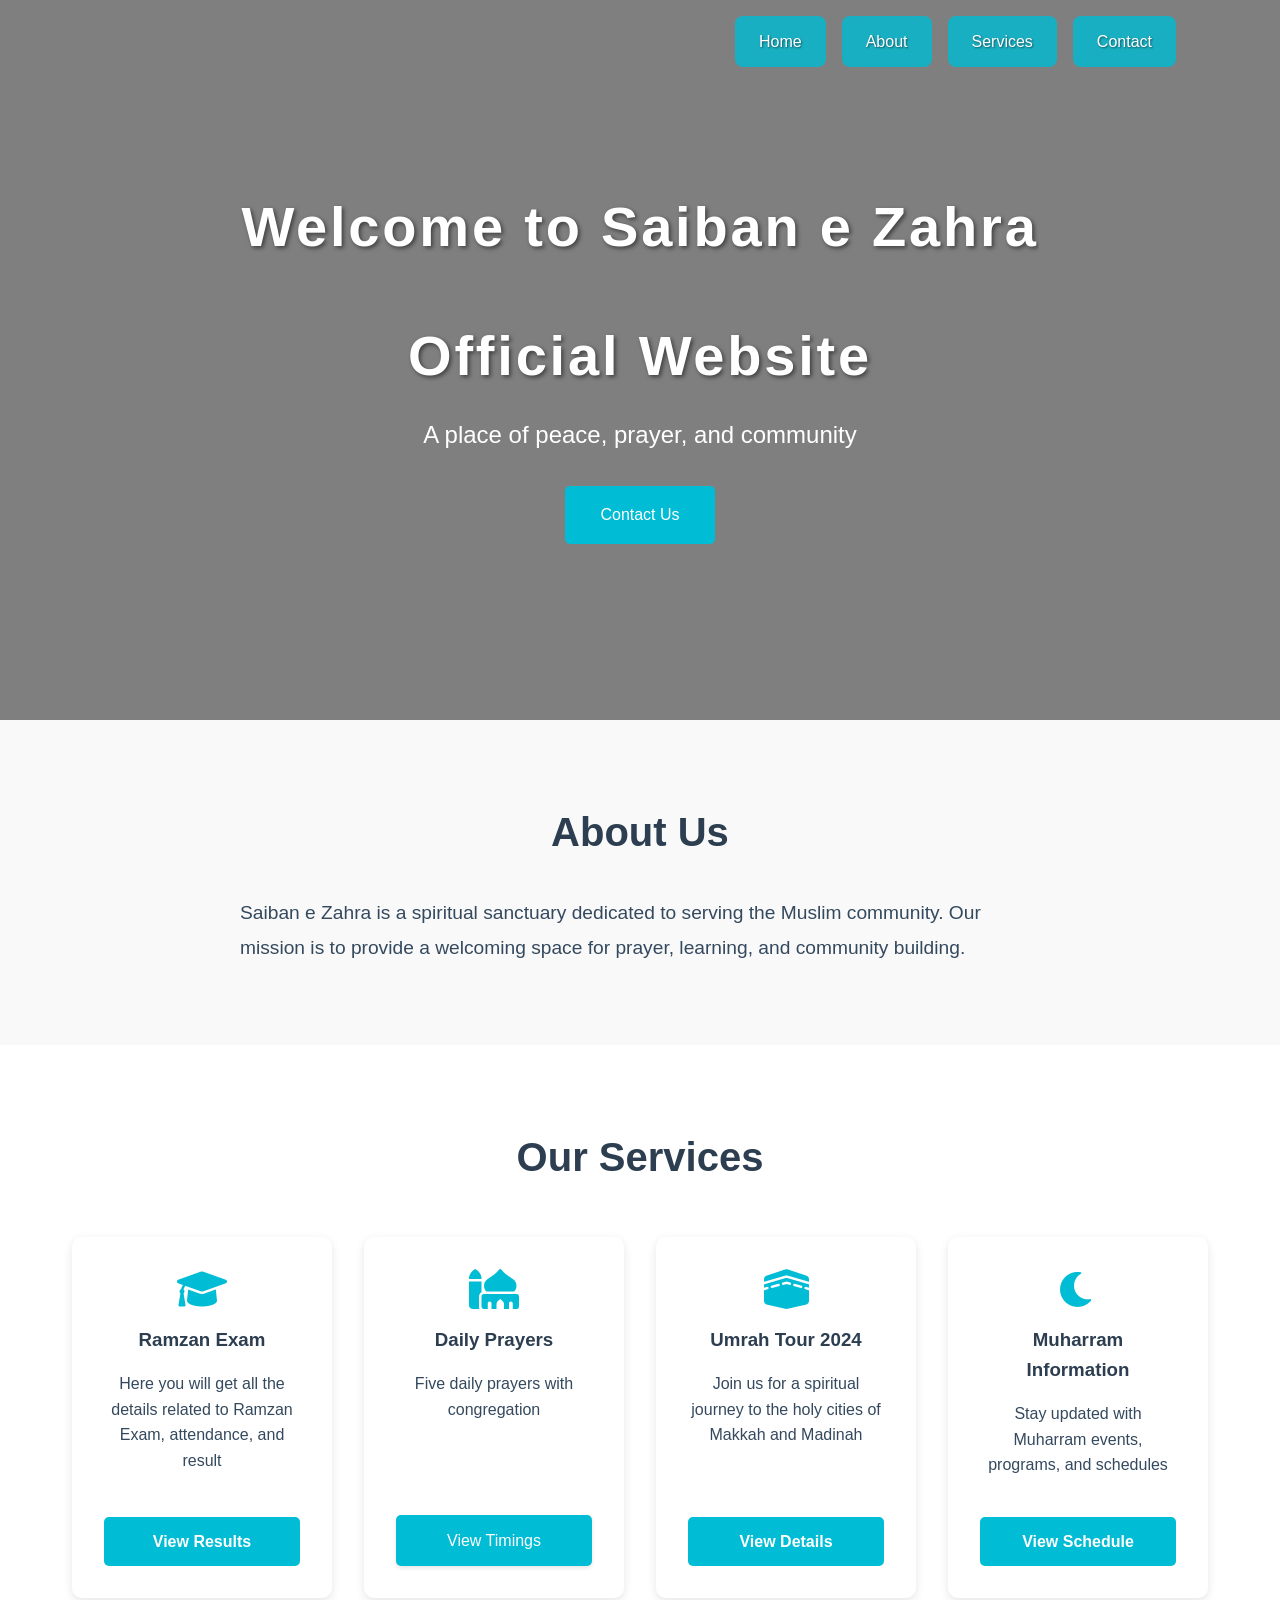
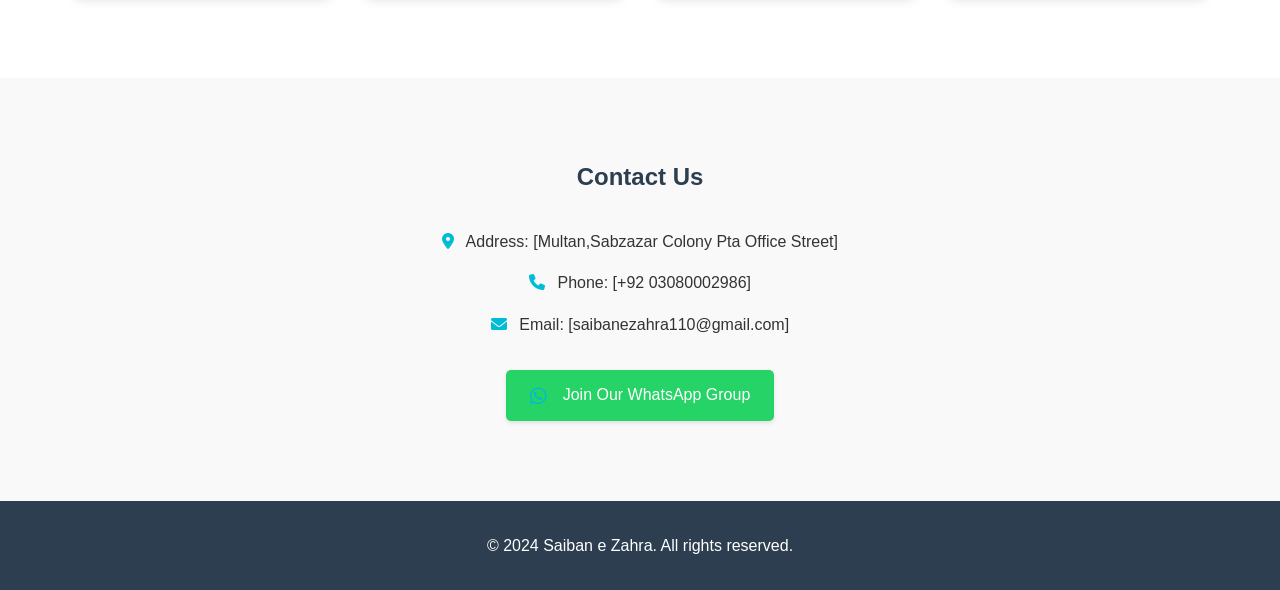
<file: index.html>
<!DOCTYPE html>
<html lang="en">
<head>
    <meta charset="UTF-8">
    <meta name="viewport" content="width=device-width, initial-scale=1.0">
    <title>Saiban e Zahra - Welcome</title>
    <link rel="stylesheet" href="styles.css">
    <link rel="stylesheet" href="https://cdnjs.cloudflare.com/ajax/libs/font-awesome/6.0.0/css/all.min.css">
</head>
<body>
    <div class="leaves">
        <i class="fas fa-leaf"></i>
        <i class="fas fa-leaf"></i>
        <i class="fas fa-leaf"></i>
        <i class="fas fa-leaf"></i>
        <i class="fas fa-leaf"></i>
        <i class="fas fa-leaf"></i>
        <i class="fas fa-leaf"></i>
        <i class="fas fa-leaf"></i>
        <i class="fas fa-leaf"></i>
        <i class="fas fa-leaf"></i>
    </div>
    <header>
        <nav>
            <div class="logo">
                <h1></h1>
            </div>
            <button class="mobile-menu-toggle" aria-label="Toggle menu">
                <span class="bar"></span>
                <span class="bar"></span>
                <span class="bar"></span>
            </button>
            <ul class="nav-links">
                <li><a href="#home">Home</a></li>
                <li><a href="#about">About</a></li>
                <li><a href="#services">Services</a></li>
                <li><a href="#contact">Contact</a></li>
            </ul>
        </nav>
    </header>

    <main>
        <section id="home" class="hero welcome-page">
            <div class="hero-content">
                <h2 class="typewriter">
                    <span>Welcome to Saiban e Zahra</span><br>
                    <span>Official Website</span>
                </h2>
                <p>A place of peace, prayer, and community</p>
                <div class="button-group">
                    <a href="#contact" class="cta-button contact-button">Contact Us</a>
                </div>
            </div>
        </section>

        <section id="about" class="about fade-in">
            <div class="container">
                <h2>About Us</h2>
                <p>Saiban e Zahra is a spiritual sanctuary dedicated to serving the Muslim community. Our mission is to provide a welcoming space for prayer, learning, and community building.</p>
            </div>
        </section>

        <section id="services" class="services fade-in">
            <div class="container">
                <h2>Our Services</h2>
                <div class="services-grid">
                    <div class="service-card">
                        <i class="fas fa-graduation-cap"></i>
                        <h3>Ramzan Exam</h3>
                        <p>Here you will get all the details related to Ramzan Exam, attendance, and result</p>
                        <a href="ramzan-exam.html" class="btn view-results-btn">View Results</a>
                    </div>
                    <div class="service-card">
                        <i class="fas fa-mosque"></i>
                        <h3>Daily Prayers</h3>
                        <p>Five daily prayers with congregation</p>
                        <a href="prayer-timings.html" class="prayer-button">View Timings</a>
                    </div>
                    <div class="service-card">
                        <i class="fas fa-kaaba"></i>
                        <h3>Umrah Tour 2024</h3>
                        <p>Join us for a spiritual journey to the holy cities of Makkah and Madinah</p>
                        <a href="#" class="btn view-results-btn">View Details</a>
                    </div>
                    <div class="service-card">
                        <i class="fas fa-moon"></i>
                        <h3>Muharram Information</h3>
                        <p>Stay updated with Muharram events, programs, and schedules</p>
                        <a href="#" class="btn view-results-btn">View Schedule</a>
                    </div>
                </div>
            </div>
        </section>

        <section id="contact" class="contact fade-in">
            <div class="container">
                <h2>Contact Us</h2>
                <div class="contact-info">
                    <p><i class="fas fa-map-marker-alt"></i> Address: [Multan,Sabzazar Colony Pta Office Street]</p>
                    <p><i class="fas fa-phone"></i> Phone: [+92 03080002986]</p>
                    <p><i class="fas fa-envelope"></i> Email: [saibanezahra110@gmail.com]</p>
                    <a href="https://chat.whatsapp.com/D4VrNKPkjkv68lFY1DOvbL" target="_blank" class="whatsapp-button">
                        <i class="fab fa-whatsapp"></i> Join Our WhatsApp Group
                    </a>
                </div>
            </div>
        </section>
    </main>

    <footer>
        <div class="container">
            <p>&copy; 2024 Saiban e Zahra. All rights reserved.</p>
        </div>
    </footer>
    <script src="script.js"></script>
</body>
</html>
</file>
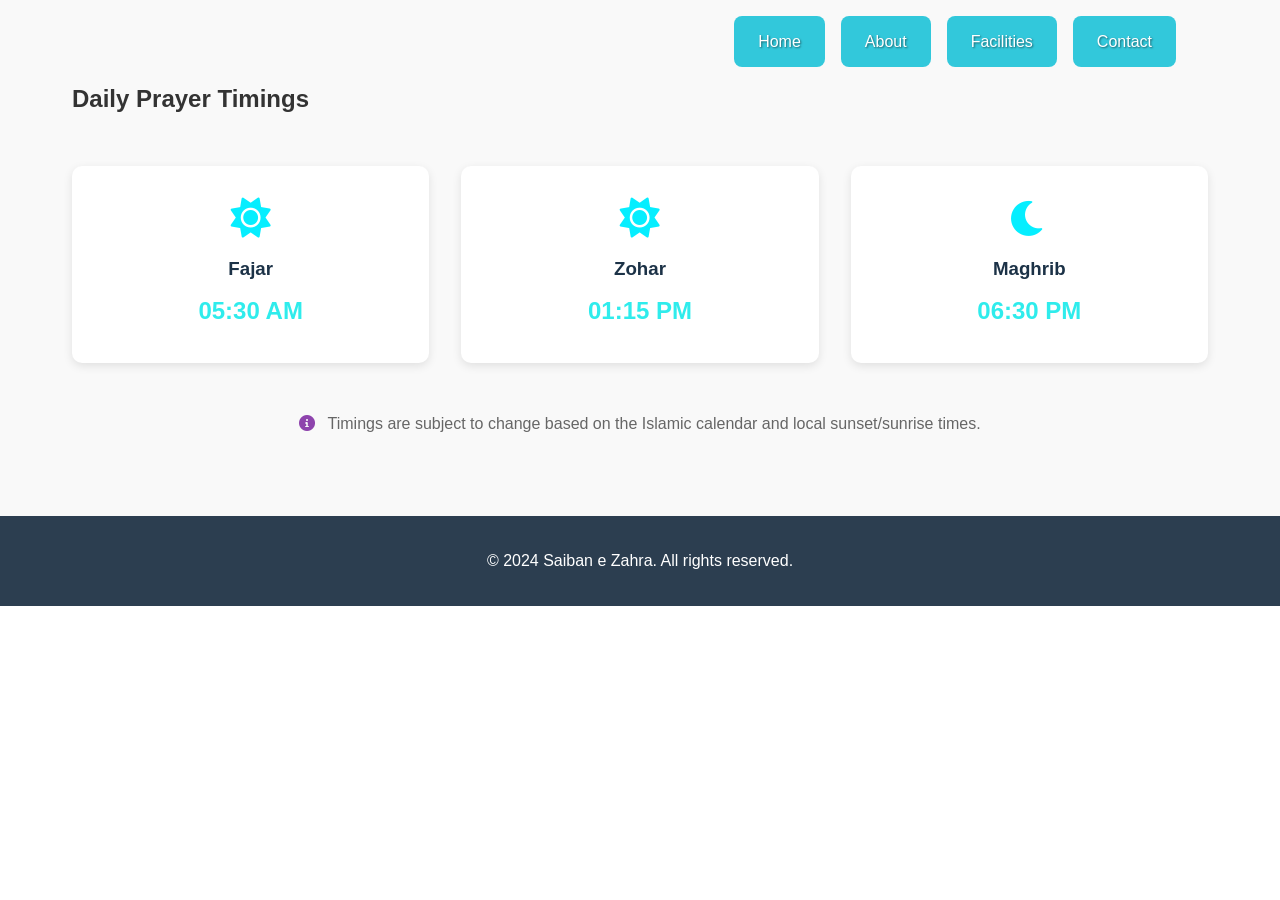
<file: prayer-timings.html>
<!DOCTYPE html>
<html lang="en">
<head>
    <meta charset="UTF-8">
    <meta name="viewport" content="width=device-width, initial-scale=1.0">
    <title>Prayer Timings - Saiban e Zahra</title>
    <link rel="stylesheet" href="styles.css">
    <link rel="stylesheet" href="https://cdnjs.cloudflare.com/ajax/libs/font-awesome/6.0.0/css/all.min.css">
</head>
<body>
    <header>
        <nav>
            <div class="logo">
                <h1></h1>
            </div>
            <a href="index.html" class="mobile-home-button">
                <i class="fas fa-home"></i>
                <span>Home</span>
            </a>
            <button class="mobile-menu-toggle" aria-label="Toggle menu">
                <span class="bar"></span>
                <span class="bar"></span>
                <span class="bar"></span>
            </button>
            <ul class="nav-links">
                <li><a href="index.html">Home</a></li>
                <li><a href="index.html#about">About</a></li>
                <li><a href="index.html#services">Facilities</a></li>
                <li><a href="index.html#contact">Contact</a></li>
            </ul>
        </nav>
    </header>

    <main>
        <section class="prayer-timings">
            <div class="container">
                <h2>Daily Prayer Timings</h2>
                <div class="timings-grid">
                    <div class="prayer-card">
                        <i class="fas fa-sun"></i>
                        <h3>Fajar</h3>
                        <p class="time">05:30 AM</p>
                    </div>
                    <div class="prayer-card">
                        <i class="fas fa-sun"></i>
                        <h3>Zohar</h3>
                        <p class="time">01:15 PM</p>
                    </div>
                    <div class="prayer-card">
                        <i class="fas fa-moon"></i>
                        <h3>Maghrib</h3>
                        <p class="time">06:30 PM</p>
                    </div>
                </div>
                <div class="note">
                    <p><i class="fas fa-info-circle"></i> Timings are subject to change based on the Islamic calendar and local sunset/sunrise times.</p>
                </div>
            </div>
        </section>
    </main>

    <footer>
        <div class="container">
            <p>&copy; 2024 Saiban e Zahra. All rights reserved.</p>
        </div>
    </footer>
</body>
</html>
</file>
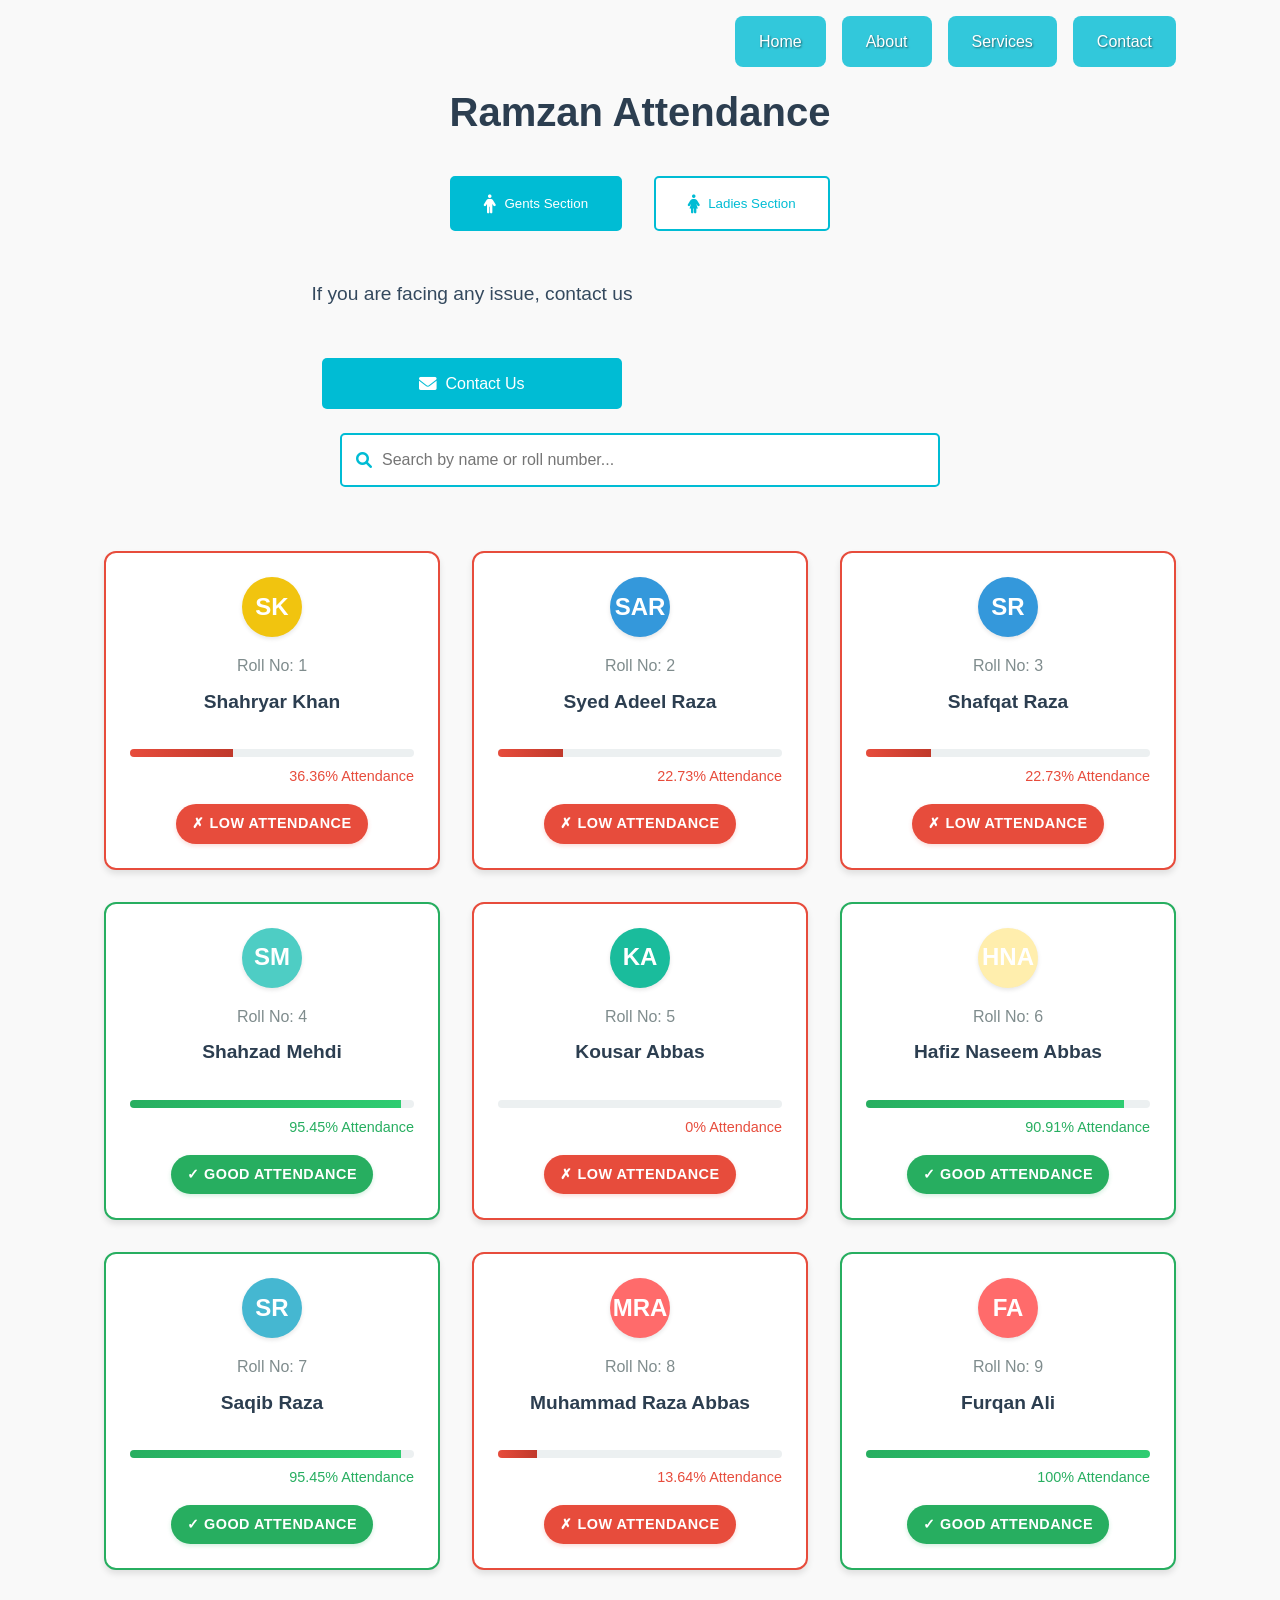
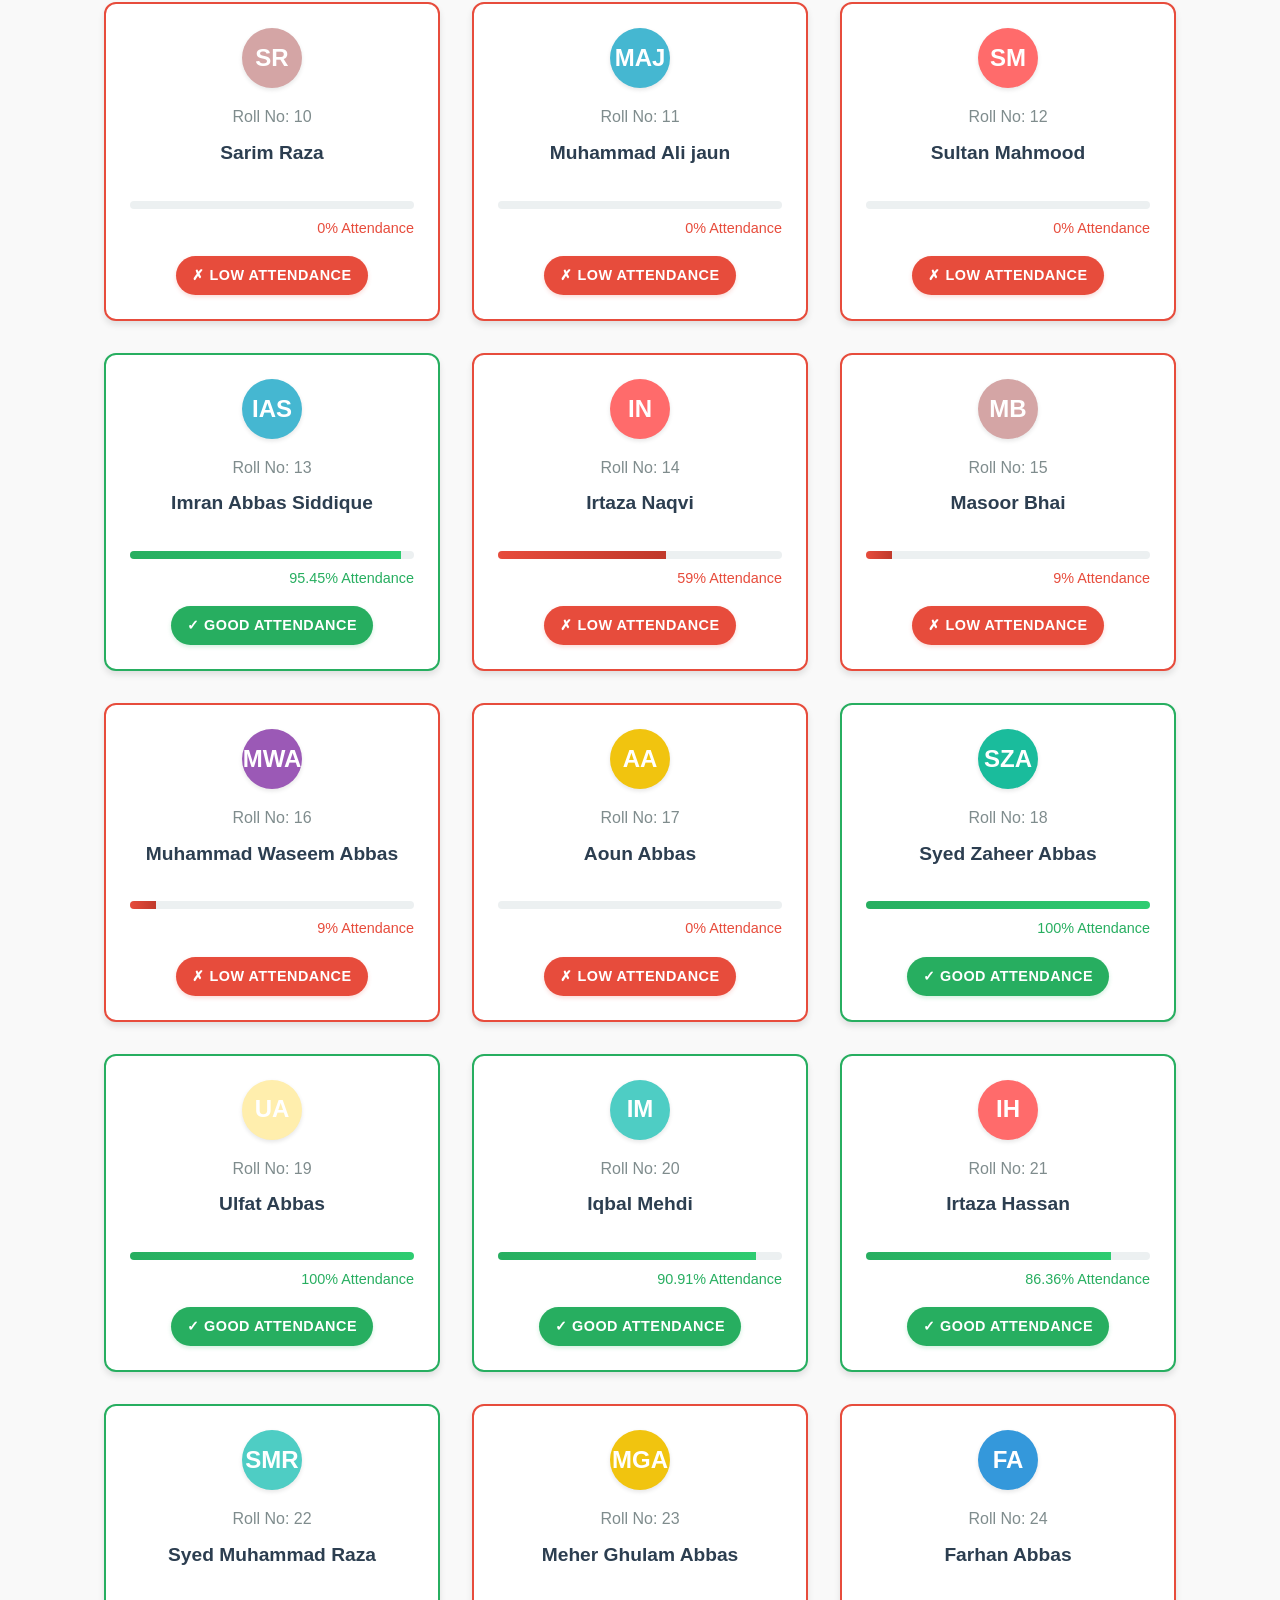
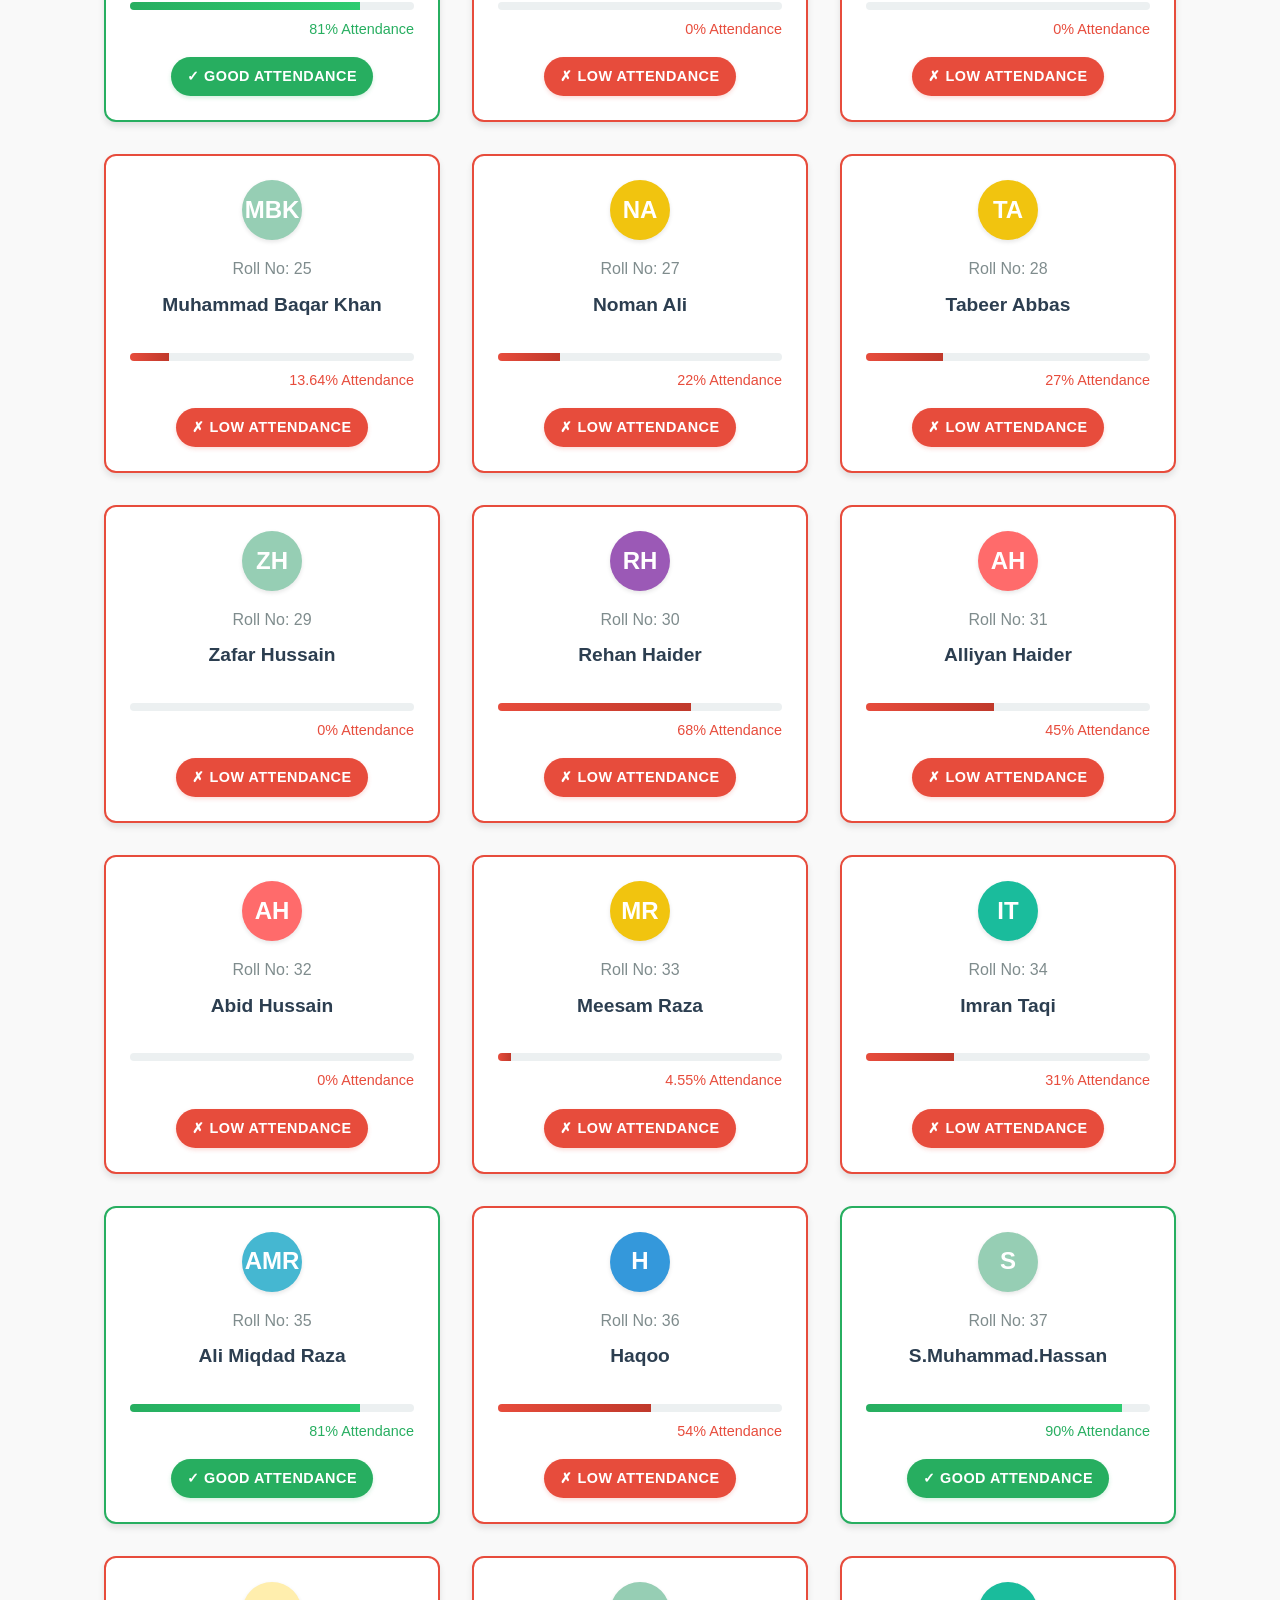
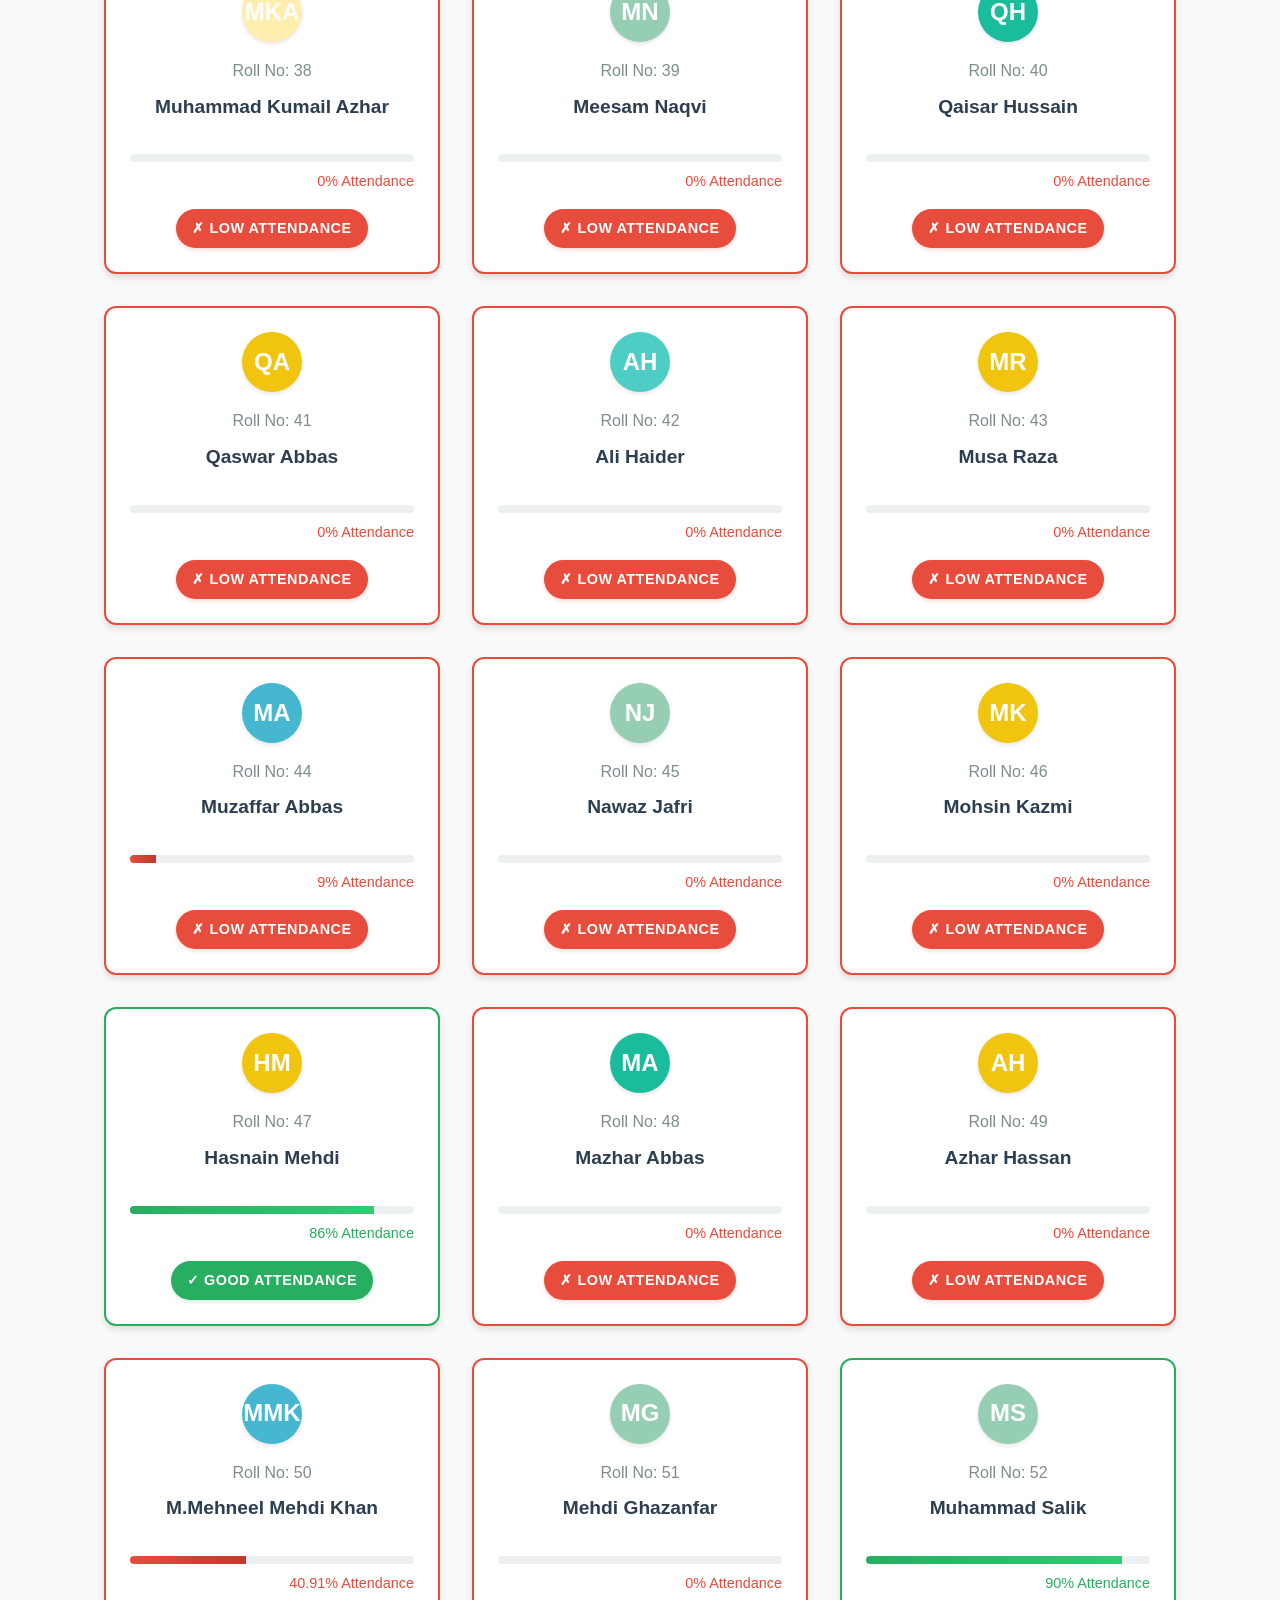
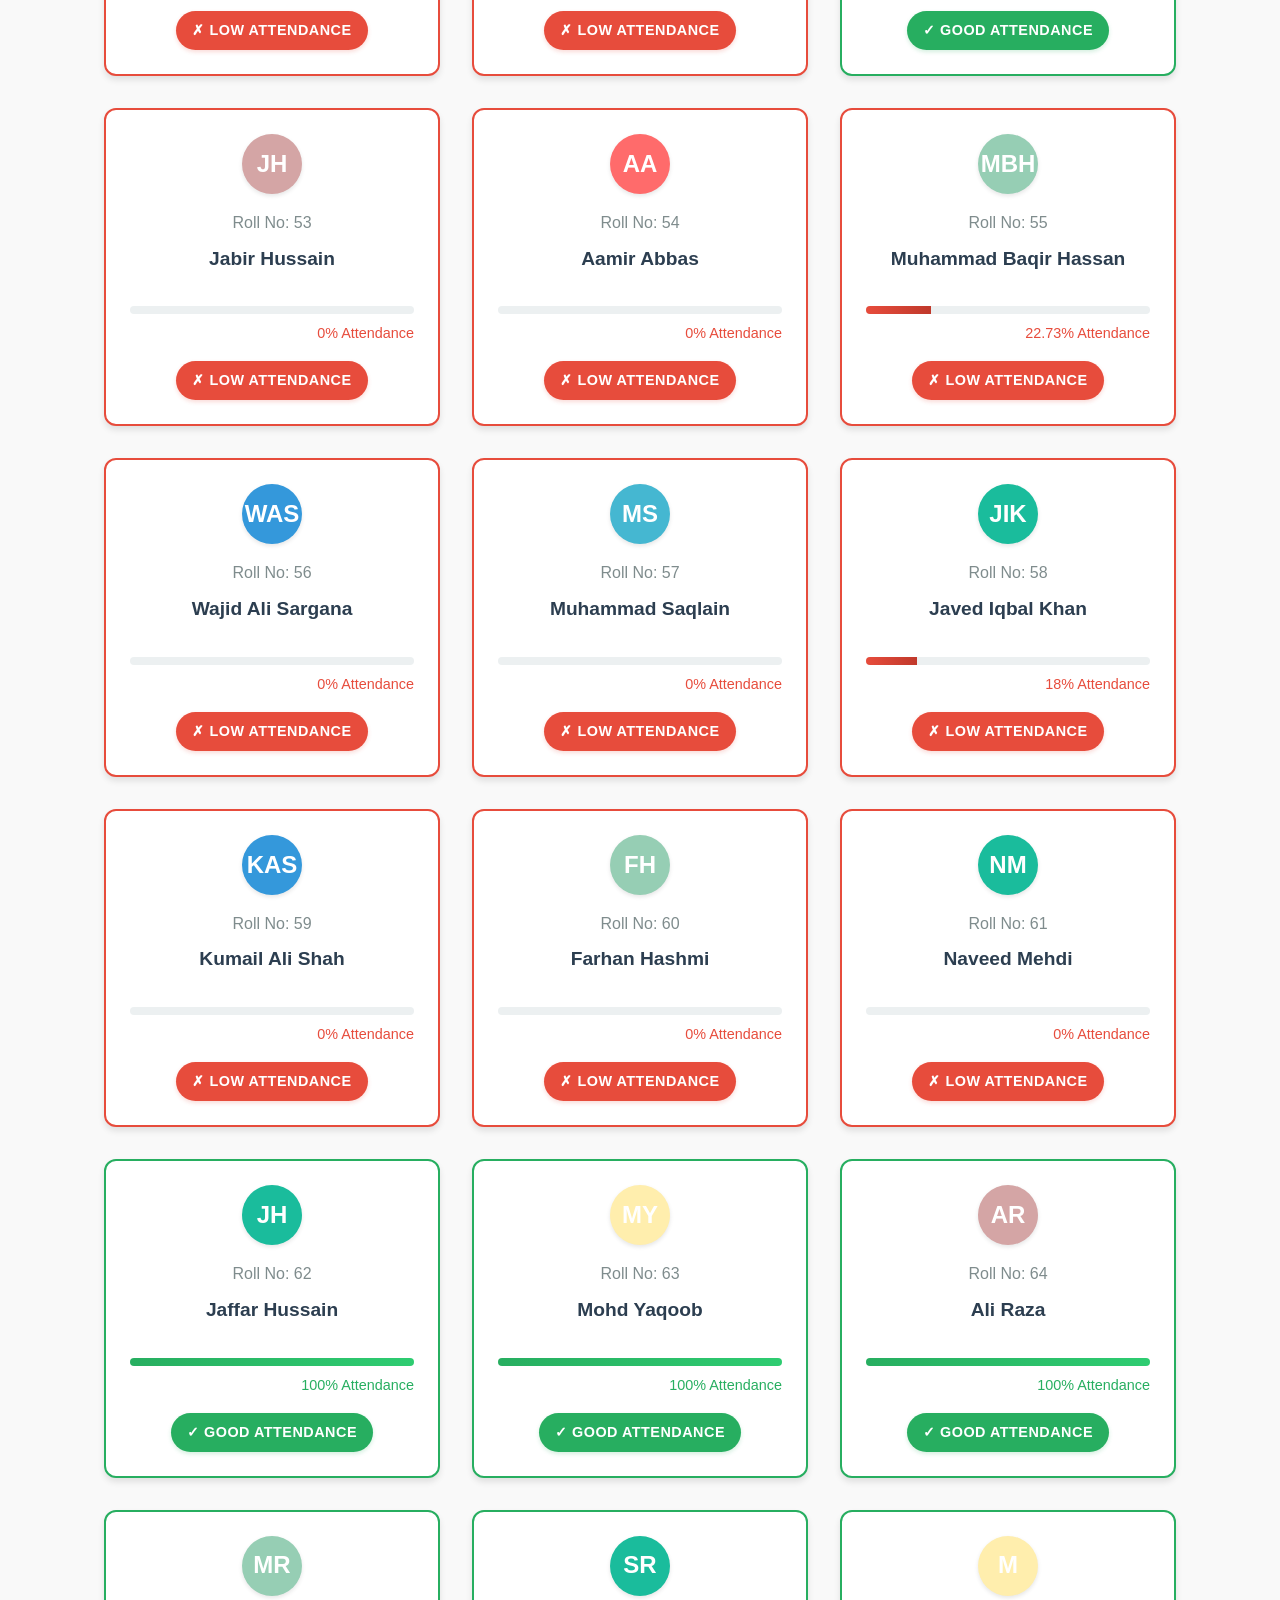
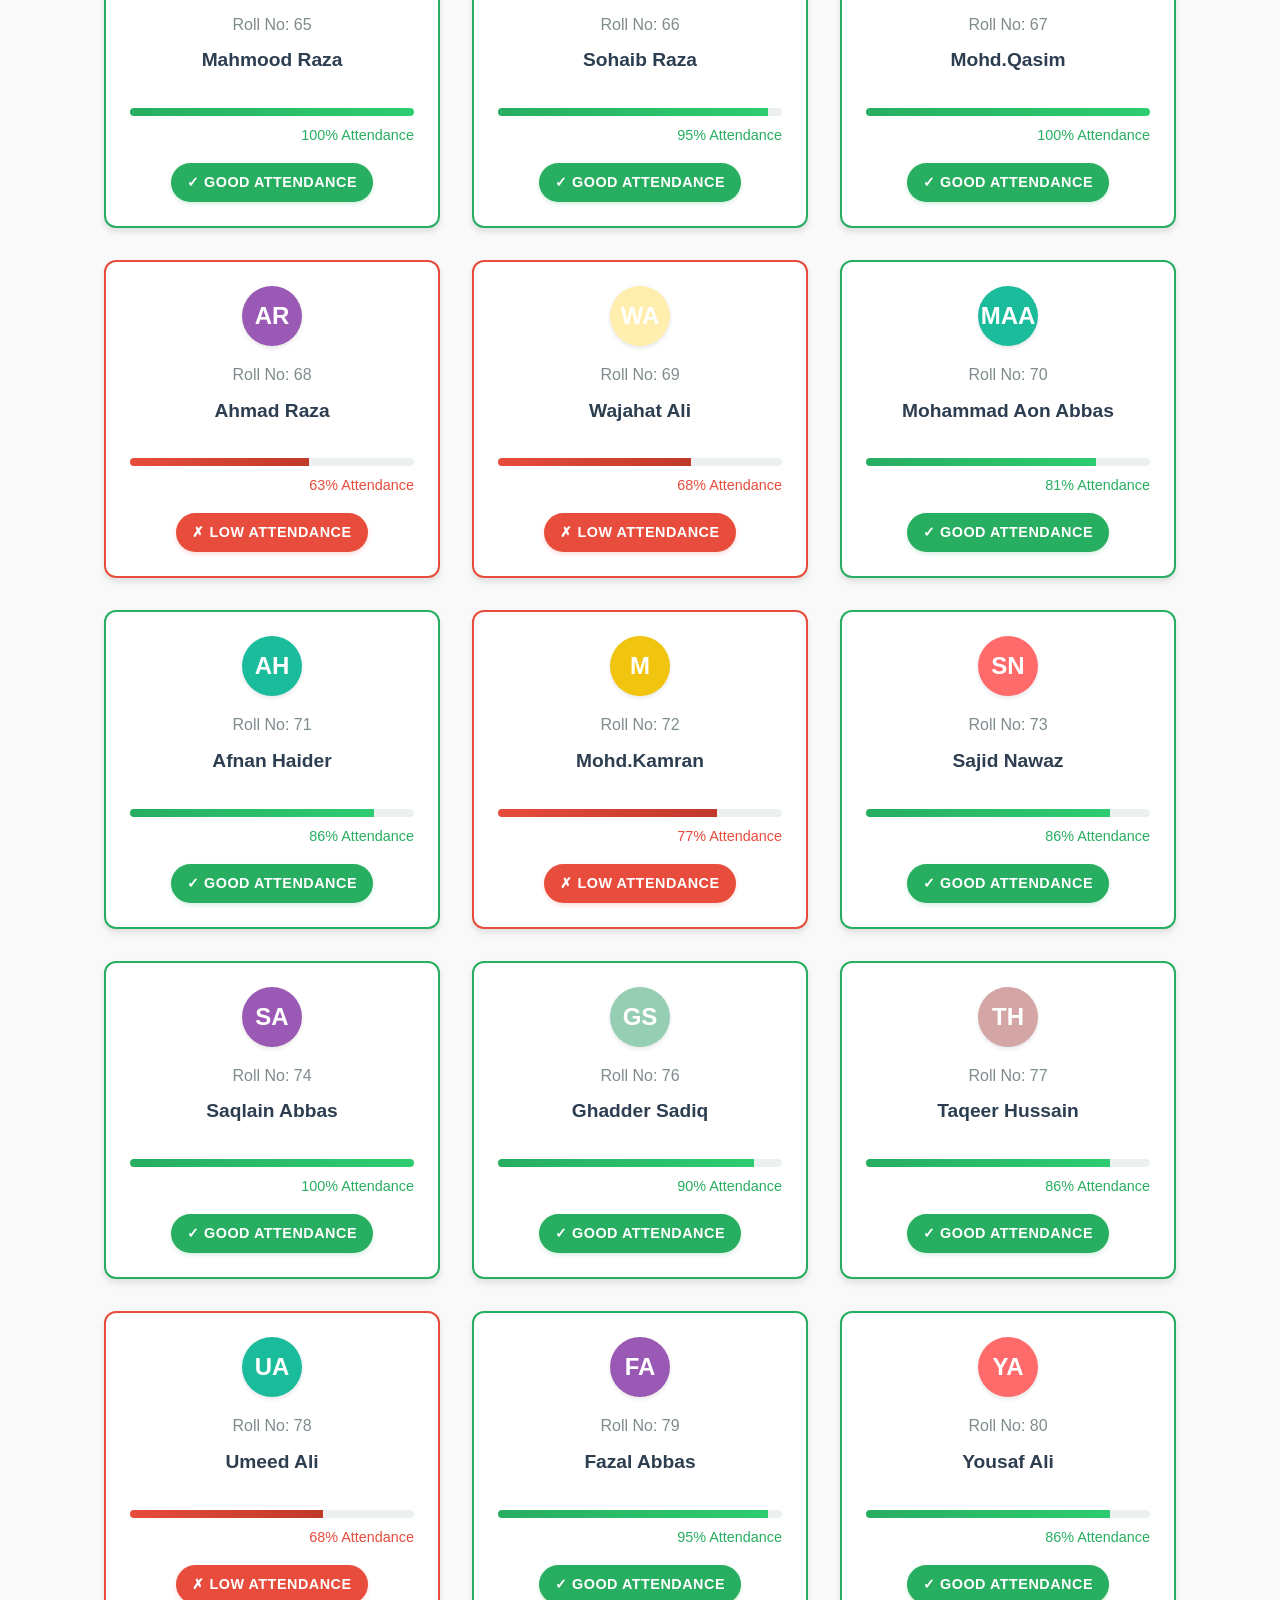
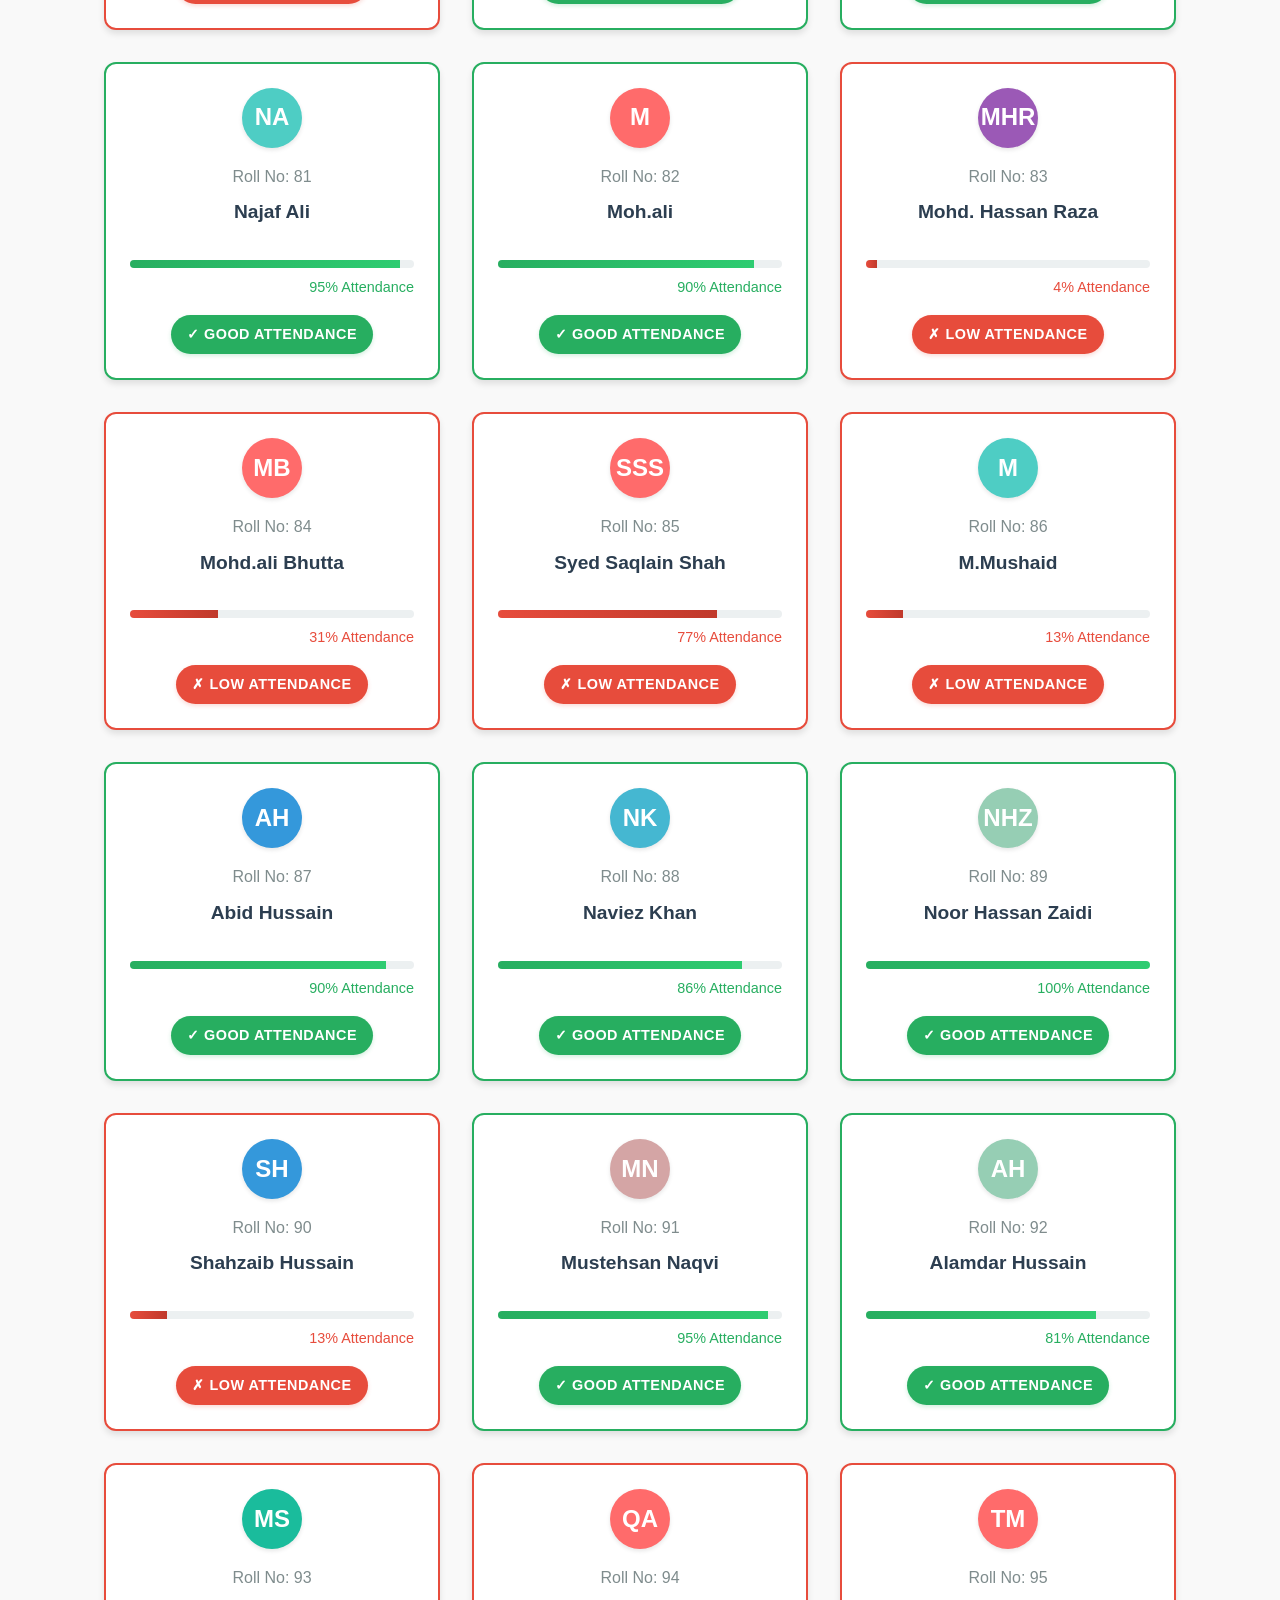
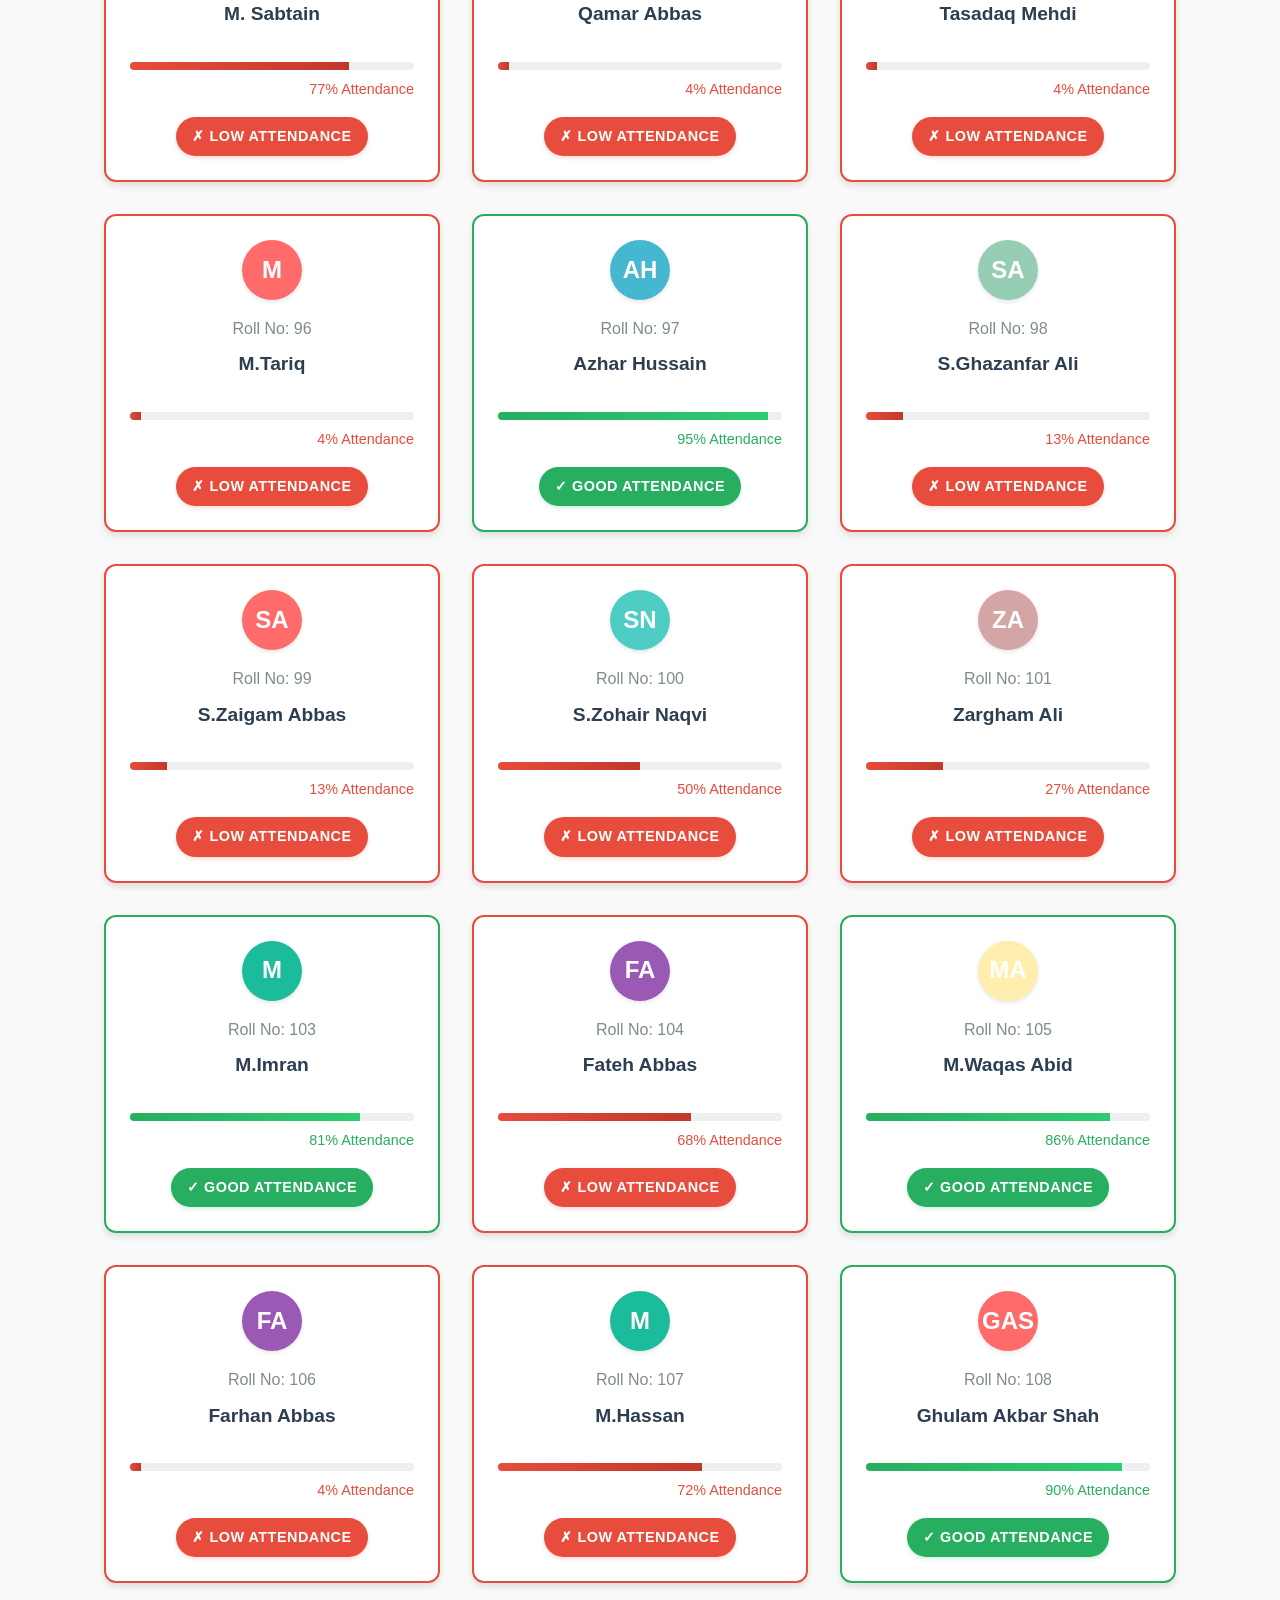
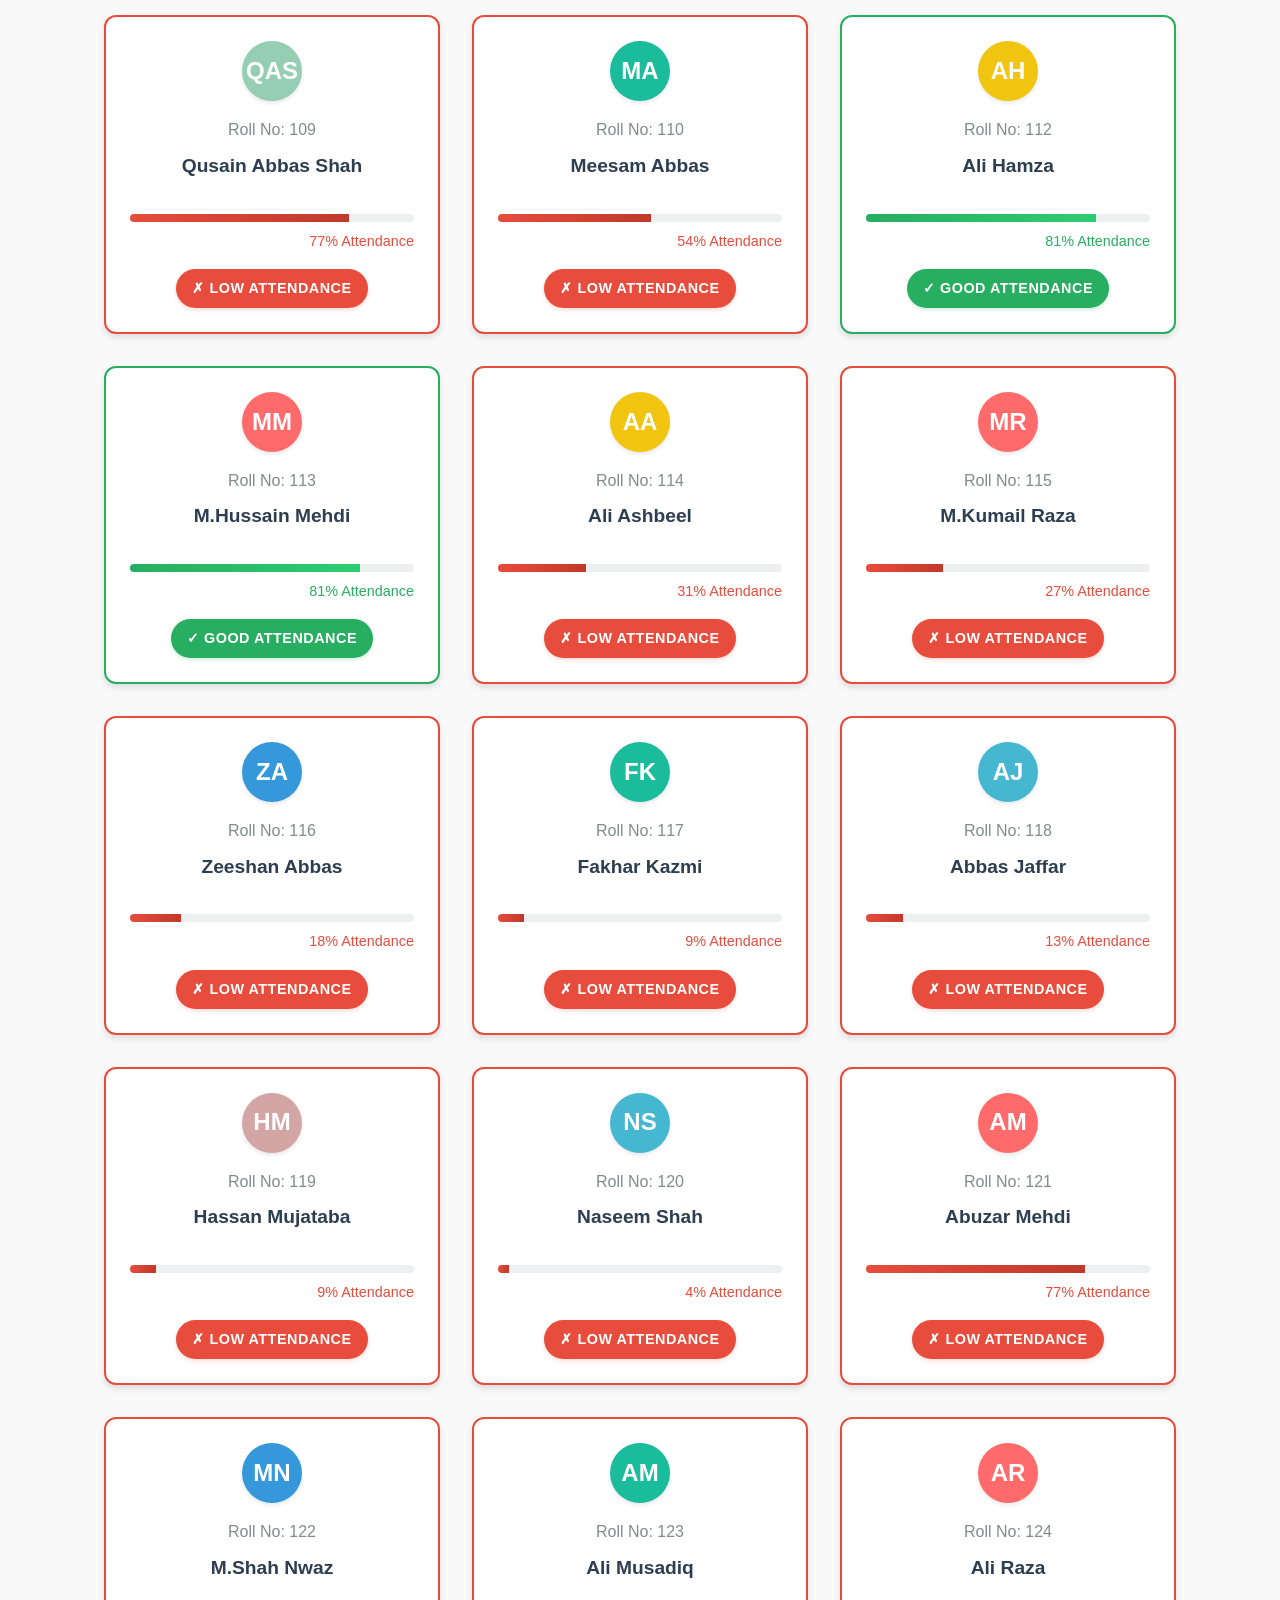
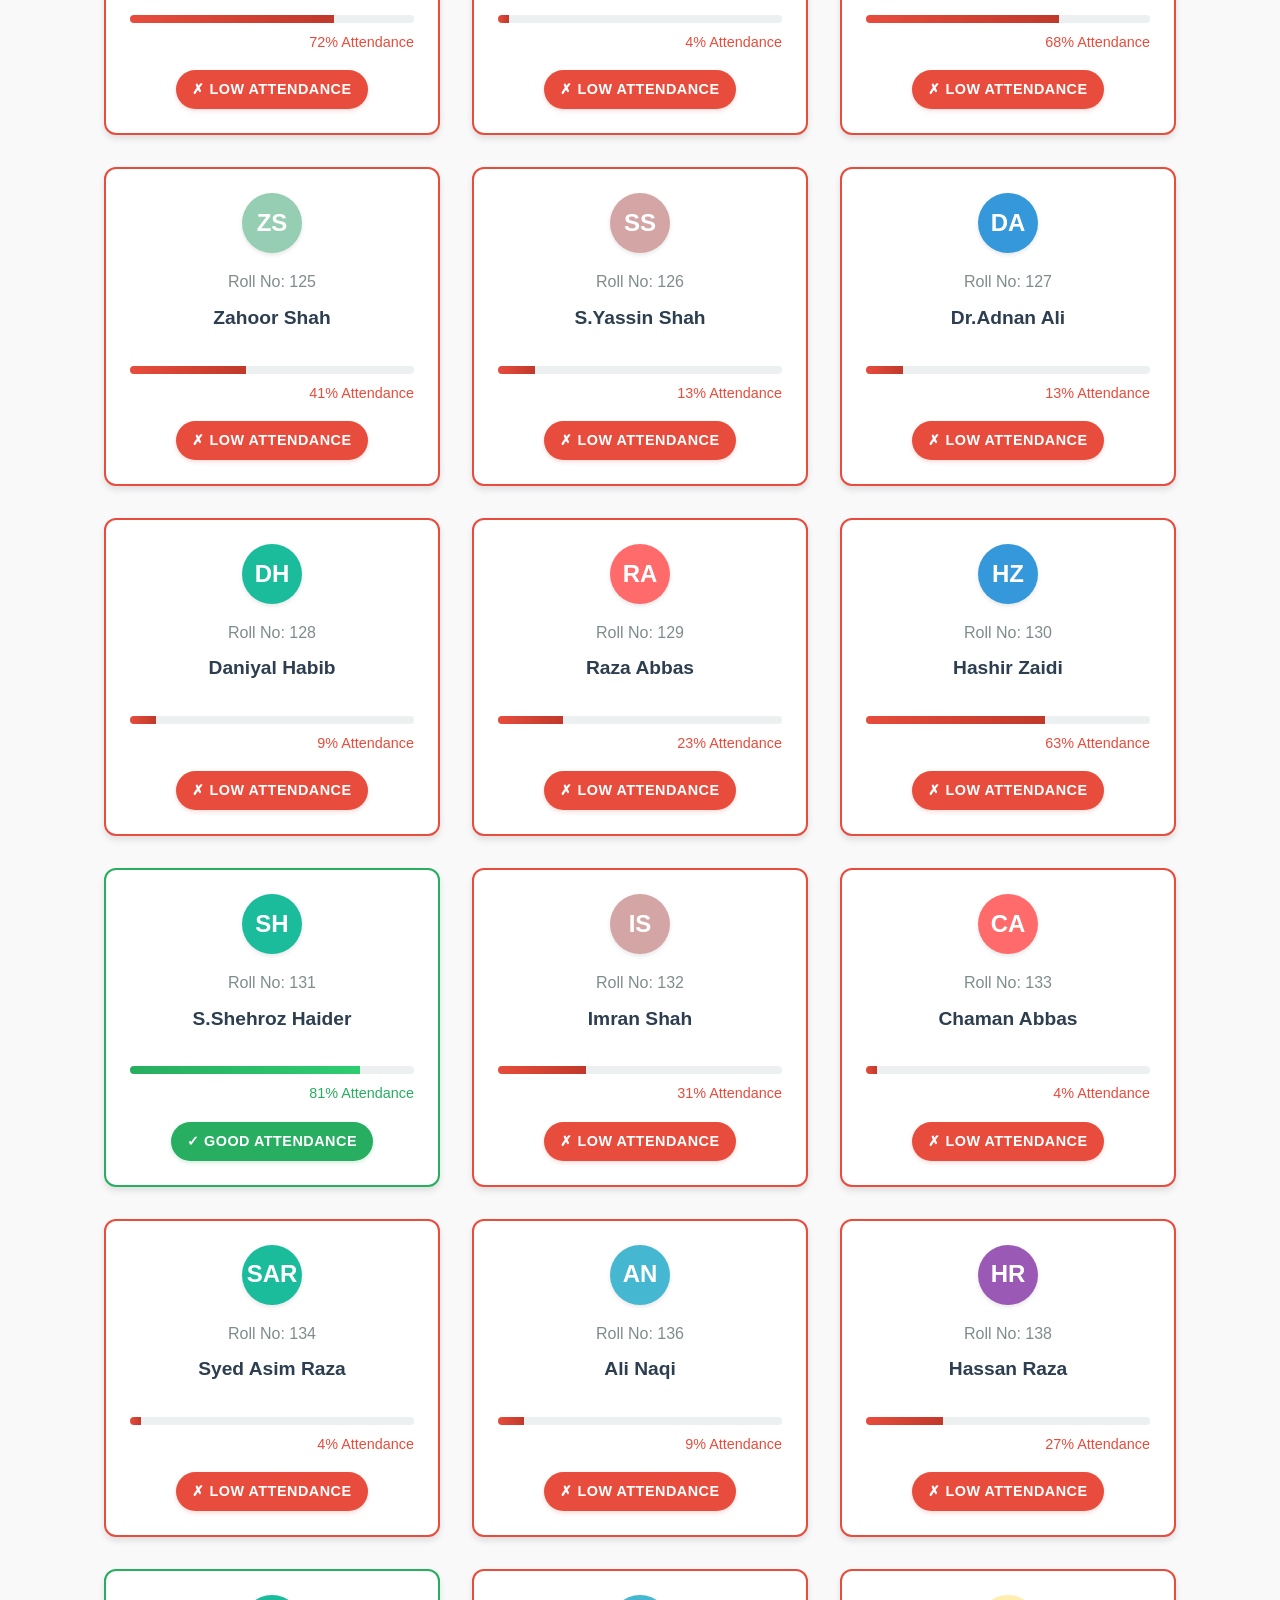
<file: ramzan-attendance.html>
<!DOCTYPE html>
<html lang="en">
<head>
    <meta charset="UTF-8">
    <meta name="viewport" content="width=device-width, initial-scale=1.0">
    <title>Ramzan Attendance - Saiban e Zahra</title>
    <link rel="stylesheet" href="styles.css">
    <link rel="stylesheet" href="https://cdnjs.cloudflare.com/ajax/libs/font-awesome/6.0.0/css/all.min.css">
</head>
<body>
    <header>
        <nav>
            <div class="logo">
                <h1></h1>
            </div>
            <button class="mobile-menu-toggle" aria-label="Toggle menu">
                <span class="bar"></span>
                <span class="bar"></span>
                <span class="bar"></span>
            </button>
            <a href="index.html" class="mobile-home-button">
                <i class="fas fa-home"></i>
            </a>
            <ul class="nav-links">
                <li><a href="index.html">Home</a></li>
                <li><a href="index.html#about">About</a></li>
                <li><a href="index.html#services">Services</a></li>
                <li><a href="index.html#contact">Contact</a></li>
            </ul>
        </nav>
    </header>

    <main>
        <section class="ramzan-exam">
            <div class="container">
                <h2>Ramzan Attendance</h2>
                
                <!-- Tabs Navigation -->
                <div class="tabs">
                    <button class="tab-button active" data-tab="gents">
                        <i class="fas fa-male"></i> Gents Section
                    </button>
                    <button class="tab-button" data-tab="ladies">
                        <i class="fas fa-female"></i> Ladies Section
                    </button>
                </div>

                <!-- Contact Section -->
                <div class="contact-section">
                    <p class="contact-message">If you are facing any issue, contact us</p>
                    <a href="index.html#contact" class="contact-button">
                        <i class="fas fa-envelope"></i> Contact Us
                    </a>
                </div>

                <!-- Gents Section -->
                <div id="gents" class="results-section active">
                    <div class="search-container">
                        <input type="text" id="gentsSearch" class="search-input" placeholder="Search by name or roll number...">
                        <i class="fas fa-search search-icon"></i>
                    </div>
                    <div class="results-grid" id="gentsGrid">
                        <!-- Cards will be generated by JavaScript -->
                    </div>
                </div>

                <!-- Ladies Section -->
                <div id="ladies" class="results-section">
                    <div class="search-container">
                        <input type="text" id="ladiesSearch" class="search-input" placeholder="Search by name or roll number...">
                        <i class="fas fa-search search-icon"></i>
                    </div>
                    <div class="results-grid" id="ladiesGrid">
                        <!-- Cards will be generated by JavaScript -->
                    </div>
                </div>
            </div>
        </section>
    </main>

    <footer>
        <div class="container">
            <p>&copy; 2024 Saiban e Zahra. All rights reserved.</p>
        </div>
    </footer>

    <script>
        document.addEventListener('DOMContentLoaded', () => {
            const tabButtons = document.querySelectorAll('.tab-button');
            const sections = document.querySelectorAll('.results-section');
            const gentsSearch = document.getElementById('gentsSearch');
            const ladiesSearch = document.getElementById('ladiesSearch');
            const gentsGrid = document.getElementById('gentsGrid');
            const ladiesGrid = document.getElementById('ladiesGrid');
    
            // Gents data - Updated with provided information
            const gentsData = [
                { rollNo: 1, name: "Shahryar Khan", attendance: 36.36 },
                { rollNo: 2, name: "Syed Adeel Raza", attendance: 22.73 },
                { rollNo: 3, name: "Shafqat Raza", attendance: 22.73 },
                { rollNo: 4, name: "Shahzad Mehdi", attendance: 95.45 },
                { rollNo: 5, name: "Kousar Abbas", attendance: 0.00 },
                { rollNo: 6, name: "Hafiz Naseem Abbas", attendance: 90.91 },
                { rollNo: 7, name: "Saqib Raza", attendance: 95.45 },
                { rollNo: 8, name: "Muhammad Raza Abbas", attendance: 13.64 },
                { rollNo: 9, name: "Furqan Ali", attendance: 100.00 },
                { rollNo: 10, name: "Sarim Raza", attendance: 0.00 },
                { rollNo: 11, name: "Muhammad Ali jaun", attendance: 0.00 },
                { rollNo: 12, name: "Sultan Mahmood", attendance: 0.00 },
                { rollNo: 13, name: "Imran Abbas Siddique", attendance: 95.45 },
                { rollNo: 14, name: "Irtaza Naqvi", attendance: 59.00 },
                { rollNo: 15, name: "Masoor Bhai", attendance: 9.00 },
                { rollNo: 16, name: "Muhammad Waseem Abbas", attendance: 9.00 },
                { rollNo: 17, name: "Aoun Abbas", attendance: 0.00 },
                { rollNo: 18, name: "Syed Zaheer Abbas", attendance: 100.00 },
                { rollNo: 19, name: "Ulfat Abbas", attendance: 100.00 },
                { rollNo: 20, name: "Iqbal Mehdi", attendance: 90.91 },
                { rollNo: 21, name: "Irtaza Hassan", attendance: 86.36 },
                { rollNo: 22, name: "Syed Muhammad Raza", attendance: 81.00 },
                { rollNo: 23, name: "Meher Ghulam Abbas", attendance: 0.00 },
                { rollNo: 24, name: "Farhan Abbas", attendance: 0.00 },
                { rollNo: 25, name: "Muhammad Baqar Khan", attendance: 13.64 },
                { rollNo: 27, name: "Noman Ali", attendance: 22.00 },
                { rollNo: 28, name: "Tabeer Abbas", attendance: 27.00 },
                { rollNo: 29, name: "Zafar Hussain", attendance: 0.00 },
                { rollNo: 30, name: "Rehan Haider", attendance: 68.00 },
                { rollNo: 31, name: "Alliyan Haider", attendance: 45.00 },
                { rollNo: 32, name: "Abid Hussain", attendance: 0.00 },
                { rollNo: 33, name: "Meesam Raza", attendance: 4.55 },
                { rollNo: 34, name: "Imran Taqi", attendance: 31.00 },
                { rollNo: 35, name: "Ali Miqdad Raza", attendance: 81.00 },
                { rollNo: 36, name: "Haqoo", attendance: 54.00 },
                { rollNo: 37, name: "S.Muhammad.Hassan", attendance: 90.00 },
                { rollNo: 38, name: "Muhammad Kumail Azhar", attendance: 0.00 },
                { rollNo: 39, name: "Meesam Naqvi", attendance: 0.00 },
                { rollNo: 40, name: "Qaisar Hussain", attendance: 0.00 },
                { rollNo: 41, name: "Qaswar Abbas", attendance: 0.00 },
                { rollNo: 42, name: "Ali Haider", attendance: 0.00 },
                { rollNo: 43, name: "Musa Raza", attendance: 0.00 },
                { rollNo: 44, name: "Muzaffar Abbas", attendance: 9.00 },
                { rollNo: 45, name: "Nawaz Jafri", attendance: 0.00 },
                { rollNo: 46, name: "Mohsin Kazmi", attendance: 0.00 },
                { rollNo: 47, name: "Hasnain Mehdi", attendance: 86.00 },
                { rollNo: 48, name: "Mazhar Abbas", attendance: 0.00 },
                { rollNo: 49, name: "Azhar Hassan", attendance: 0.00 },
                { rollNo: 50, name: "M.Mehneel Mehdi Khan", attendance: 40.91 },
                { rollNo: 51, name: "Mehdi Ghazanfar", attendance: 0.00 },
                { rollNo: 52, name: "Muhammad Salik", attendance: 90.00 },
                { rollNo: 53, name: "Jabir Hussain", attendance: 0.00 },
                { rollNo: 54, name: "Aamir Abbas", attendance: 0.00 },
                { rollNo: 55, name: "Muhammad Baqir Hassan", attendance: 22.73 },
                { rollNo: 56, name: "Wajid Ali Sargana", attendance: 0.00 },
                { rollNo: 57, name: "Muhammad Saqlain", attendance: 0.00 },
                { rollNo: 58, name: "Javed Iqbal Khan", attendance: 18.00 },
                { rollNo: 59, name: "Kumail Ali Shah", attendance: 0.00 },
                { rollNo: 60, name: "Farhan Hashmi", attendance: 0.00 },
                { rollNo: 61, name: "Naveed Mehdi", attendance: 0.00 },
                { rollNo: 62, name: "Jaffar Hussain", attendance: 100.00 },
                { rollNo: 63, name: "Mohd Yaqoob", attendance: 100.00 },
                { rollNo: 64, name: "Ali Raza", attendance: 100.00 },
                { rollNo: 65, name: "Mahmood Raza", attendance: 100.00 },
                { rollNo: 66, name: "Sohaib Raza", attendance: 95.00 },
                { rollNo: 67, name: "Mohd.Qasim", attendance: 100.00 },
                { rollNo: 68, name: "Ahmad Raza", attendance: 63.00 },
                { rollNo: 69, name: "Wajahat Ali", attendance: 68.00 },
                { rollNo: 70, name: "Mohammad Aon Abbas", attendance: 81.00 },
                { rollNo: 71, name: "Afnan Haider", attendance: 86.00 },
                { rollNo: 72, name: "Mohd.Kamran", attendance: 77.00 },
                { rollNo: 73, name: "Sajid Nawaz", attendance: 86.00 },
                { rollNo: 74, name: "Saqlain Abbas", attendance: 100.00 },
                { rollNo: 76, name: "Ghadder Sadiq", attendance: 90.00 },
                { rollNo: 77, name: "Taqeer Hussain", attendance: 86.00 },
                { rollNo: 78, name: "Umeed Ali", attendance: 68.00 },
                { rollNo: 79, name: "Fazal Abbas", attendance: 95.00 },
                { rollNo: 80, name: "Yousaf Ali", attendance: 86.00 },
                { rollNo: 81, name: "Najaf Ali", attendance: 95.00 },
                { rollNo: 82, name: "Moh.ali", attendance: 90.00 },
                { rollNo: 83, name: "Mohd. Hassan Raza", attendance: 4.00 },
                { rollNo: 84, name: "Mohd.ali Bhutta", attendance: 31.00 },
                { rollNo: 85, name: "Syed Saqlain Shah", attendance: 77.00 },
                { rollNo: 86, name: "M.Mushaid", attendance: 13.00 },
                { rollNo: 87, name: "Abid Hussain", attendance: 90.00 },
                { rollNo: 88, name: "Naviez Khan", attendance: 86.00 },
                { rollNo: 89, name: "Noor Hassan Zaidi", attendance: 100.00 },
                { rollNo: 90, name: "Shahzaib Hussain", attendance: 13.00 },
                { rollNo: 91, name: "Mustehsan Naqvi", attendance: 95.00 },
                { rollNo: 92, name: "Alamdar Hussain", attendance: 81.00 },
                { rollNo: 93, name: "M. Sabtain", attendance: 77.00 },
                { rollNo: 94, name: "Qamar Abbas", attendance: 4.00 },
                { rollNo: 95, name: "Tasadaq Mehdi", attendance: 4.00 },
                { rollNo: 96, name: "M.Tariq", attendance: 4.00 },
                { rollNo: 97, name: "Azhar Hussain", attendance: 95.00 },
                { rollNo: 98, name: "S.Ghazanfar Ali", attendance: 13.00 },
                { rollNo: 99, name: "S.Zaigam Abbas", attendance: 13.00 },
                { rollNo: 100, name: "S.Zohair Naqvi", attendance: 50.00 },
                { rollNo: 101, name: "Zargham Ali", attendance: 27.00 },
                { rollNo: 103, name: "M.Imran", attendance: 81.00 },
                { rollNo: 104, name: "Fateh Abbas", attendance: 68.00 },
                { rollNo: 105, name: "M.Waqas Abid", attendance: 86.00 },
                { rollNo: 106, name: "Farhan Abbas", attendance: 4.00 },
                { rollNo: 107, name: "M.Hassan", attendance: 72.00 },
                { rollNo: 108, name: "Ghulam Akbar Shah", attendance: 90.00 },
                { rollNo: 109, name: "Qusain Abbas Shah", attendance: 77.00 },
                { rollNo: 110, name: "Meesam Abbas", attendance: 54.00 },
                { rollNo: 112, name: "Ali Hamza", attendance: 81.00 },
                { rollNo: 113, name: "M.Hussain Mehdi", attendance: 81.00 },
                { rollNo: 114, name: "Ali Ashbeel", attendance: 31.00 },
                { rollNo: 115, name: "M.Kumail Raza", attendance: 27.00 },
                { rollNo: 116, name: "Zeeshan Abbas", attendance: 18.00 },
                { rollNo: 117, name: "Fakhar Kazmi", attendance: 9.00 },
                { rollNo: 118, name: "Abbas Jaffar", attendance: 13.00 },
                { rollNo: 119, name: "Hassan Mujataba", attendance: 9.00 },
                { rollNo: 120, name: "Naseem Shah", attendance: 4.00 },
                { rollNo: 121, name: "Abuzar Mehdi", attendance: 77.00 },
                { rollNo: 122, name: "M.Shah Nwaz", attendance: 72.00 },
                { rollNo: 123, name: "Ali Musadiq", attendance: 4.00 },
                { rollNo: 124, name: "Ali Raza", attendance: 68.00 },
                { rollNo: 125, name: "Zahoor Shah", attendance: 41.00 },
                { rollNo: 126, name: "S.Yassin Shah", attendance: 13.00 },
                { rollNo: 127, name: "Dr.Adnan Ali", attendance: 13.00 },
                { rollNo: 128, name: "Daniyal Habib", attendance: 9.00 },
                { rollNo: 129, name: "Raza Abbas", attendance: 23.00 },
                { rollNo: 130, name: "Hashir Zaidi", attendance: 63.00 },
                { rollNo: 131, name: "S.Shehroz Haider", attendance: 81.00 },
                { rollNo: 132, name: "Imran Shah", attendance: 31.00 },
                { rollNo: 133, name: "Chaman Abbas", attendance: 4.00 },
                { rollNo: 134, name: "Syed Asim Raza", attendance: 4.00 },
                { rollNo: 136, name: "Ali Naqi", attendance: 9.00 },
                { rollNo: 138, name: "Hassan Raza", attendance: 27.00 },
                { rollNo: 139, name: "Baqar Raza", attendance: 81.00 },
                { rollNo: 140, name: "Ghulam Asghar", attendance: 54.00 },
                { rollNo: 141, name: "Muhammad shoaib", attendance: 36.00 },
                { rollNo: 142, name: "Wajid Hussain", attendance: 4.00 }
            ];
    
            // Ladies data - Updated with provided information
            const ladiesData = [
                { rollNo: 1, name: "Musarat Fatima", attendance: 100 },
                { rollNo: 2, name: "Sadia Alii", attendance: 100 },
                { rollNo: 3, name: "Syeda Farhat-un-Nisa Naqvi", attendance: 100 },
                { rollNo: 4, name: "Najma Batool", attendance: 86 },
                { rollNo: 6, name: "Khalida Naseem", attendance: 100 },
                { rollNo: 7, name: "Shabana Hammad", attendance: 100 },
                { rollNo: 8, name: "Konain Zahra", attendance: 100 },
                { rollNo: 9, name: "Kaneez Sakina", attendance: 72 },
                { rollNo: 10, name: "Zakia Batool", attendance: 77 },
                { rollNo: 11, name: "Safia Batool", attendance: 72 },
                { rollNo: 12, name: "Bilqees Fatima", attendance: 100 },
                { rollNo: 13, name: "Mehboob Sultana", attendance: 100 },
                { rollNo: 14, name: "Wajiha Zahra", attendance: 100 },
                { rollNo: 15, name: "Saadat Zahra", attendance: 100 },
                { rollNo: 16, name: "Fadak Zahra", attendance: 95 },
                { rollNo: 17, name: "Syeda Atika Batool", attendance: 100 },
                { rollNo: 18, name: "Sakina Batool", attendance: 100 },
                { rollNo: 19, name: "Fatima Batool", attendance: 100 },
                { rollNo: 20, name: "Rifat Batool", attendance: 100 },
                { rollNo: 21, name: "Shagufta Zafar", attendance: 100 },
                { rollNo: 27, name: "Uzma Batool", attendance: 100 },
                { rollNo: 28, name: "Tehzeeb Fatima", attendance: 95 },
                { rollNo: 29, name: "Saima Batool", attendance: 100 },
                { rollNo: 31, name: "Naseem Bibi", attendance: 100 },
                { rollNo: 32, name: "Syeda Kanwal Zahra Zaidi", attendance: 100 },
                { rollNo: 33, name: "Fariha Zafar", attendance: 100 },
                { rollNo: 37, name: "Ishrat Zafar", attendance: 100 },
                { rollNo: 39, name: "Syeda Muzahirra Batool", attendance: 100 },
                { rollNo: 40, name: "Mishaal Zahra", attendance: 100 },
                { rollNo: 41, name: "Sadori Shehzad", attendance: 95 },
                { rollNo: 42, name: "Sumaira Zahra", attendance: 100 },
                { rollNo: 44, name: "Muskan Zahra", attendance: 100 },
                { rollNo: 47, name: "Musarat Bibi", attendance: 100 },
                { rollNo: 49, name: "Sania Zahra", attendance: 100 },
                { rollNo: 50, name: "Maleeka Batool", attendance: 86 },
                { rollNo: 51, name: "Musarat Baqir", attendance: 86 },
                { rollNo: 52, name: "Saima Zahra", attendance: 100 },
                { rollNo: 53, name: "Syeda Aima Naqvi", attendance: 100 },
                { rollNo: 57, name: "Farhat Abbas", attendance: 86 },
                { rollNo: 62, name: "Asma Zaheer", attendance: 95 },
                { rollNo: 68, name: "Noor Fatima", attendance: 95 },
                { rollNo: 69, name: "Farwa Batool", attendance: 100 },
                { rollNo: 70, name: "Masooma Zahra", attendance: 86 },
                { rollNo: 71, name: "Jawaria Habib", attendance: 95 },
                { rollNo: 72, name: "Nagina Batool", attendance: 95 },
                { rollNo: 73, name: "Zainab Mehdi", attendance: 59 },
                { rollNo: 77, name: "Shazma Batool", attendance: 95 },
                { rollNo: 78, name: "Shaista Batool", attendance: 100 },
                { rollNo: 79, name: "Sana Zahra", attendance: 100 },
                { rollNo: 81, name: "Shamim Zahra", attendance: 100 },
                { rollNo: 82, name: "Shanza Batool", attendance: 95 },
                { rollNo: 85, name: "Bhirawan Shams", attendance: 100 },
                { rollNo: 86, name: "Fiza Batool Malik", attendance: 95 },
                { rollNo: 87, name: "Narjis", attendance: 77 },
                { rollNo: 88, name: "Dua Zahra", attendance: 59 },
                { rollNo: 90, name: "Fiza Raza", attendance: 95 },
                { rollNo: 91, name: "Munazza Batool", attendance: 100 },
                { rollNo: 92, name: "Tabassum", attendance: 100 },
                { rollNo: 93, name: "Syeda Shagufta Noreen Naqvi", attendance: 100 },
                { rollNo: 94, name: "Syeda Abiha Batool", attendance: 100 },
                { rollNo: 95, name: "Sadia Ijaz", attendance: 90 },
                { rollNo: 99, name: "Sadia Rizwan", attendance: 100 },
                { rollNo: 100, name: "Sarwat Muneer", attendance: 100 },
                { rollNo: 101, name: "Arooj Zameer", attendance: 90 },
                { rollNo: 105, name: "Nasreen Fatima", attendance: 95 },
                { rollNo: 106, name: "Tuba Zahra", attendance: 59 },
                { rollNo: 108, name: "Narjis Batool", attendance: 100 },
                { rollNo: 109, name: "Huma Ijaz", attendance: 81 },
                { rollNo: 110, name: "Riffat Fakhrah", attendance: 86 },
                { rollNo: 111, name: "Sadia Fatima", attendance: 95 },
                { rollNo: 112, name: "Komal Naz", attendance: 81 },
                { rollNo: 114, name: "Nadia Batool", attendance: 95 },
                { rollNo: 116, name: "Sabiha Khanum", attendance: 100 },
                { rollNo: 117, name: "Mrs. Saima Haseeb", attendance: 100 },
                { rollNo: 118, name: "Atiya", attendance: 95 },
                { rollNo: 119, name: "Tasmia Fatima", attendance: 100 },
                { rollNo: 120, name: "Khushbakht Fatima", attendance: 95 },
                { rollNo: 127, name: "Rabab Zahra", attendance: 81 },
                { rollNo: 128, name: "Syeda Amna Abdi", attendance: 77 },
                { rollNo: 133, name: "Iram Yasmeen", attendance: 100 },
                { rollNo: 134, name: "Taskeen Batool", attendance: 90 },
                { rollNo: 135, name: "Benish Batool", attendance: 95 },
                { rollNo: 136, name: "Shazia Bibi", attendance: 86 },
                { rollNo: 137, name: "Maliha Farhat", attendance: 95 },
                { rollNo: 138, name: "Maham Gul", attendance: 95 },
                { rollNo: 140, name: "Azmat Batool", attendance: 86 },
                { rollNo: 141, name: "Ulfat Zahra", attendance: 81 },
                { rollNo: 142, name: "Wajiha Niazi", attendance: 90 },
                { rollNo: 143, name: "Urwa Niazi", attendance: 90 },
                { rollNo: 146, name: "Hina Fatima", attendance: 86 },
                { rollNo: 147, name: "Shahana Baqir", attendance: 100 },
                { rollNo: 148, name: "Sadia Hasnain", attendance: 90 },
                { rollNo: 149, name: "Fakrah Bibi", attendance: 95 },
                { rollNo: 150, name: "Farhat Parveen", attendance: 90 },
                { rollNo: 152, name: "Sumayya Irshad", attendance: 90 },
                { rollNo: 153, name: "Shafqat Zahra", attendance: 86 },
                { rollNo: 154, name: "Fatima Masooma", attendance: 95 },
                { rollNo: 155, name: "Khanam Zahra", attendance: 95 },
                { rollNo: 156, name: "Hijab Zahra", attendance: 95 },
                { rollNo: 157, name: "Hina Zahra", attendance: 90 },
                { rollNo: 158, name: "Kaneez Fatima", attendance: 86 },
                { rollNo: 159, name: "Syeda Qurat-ul-Ain", attendance: 100 },
                { rollNo: 161, name: "Aliya Fareen", attendance: 100 },
                { rollNo: 162, name: "Fareen Zahra Chawan", attendance: 95 },
                { rollNo: 163, name: "Behjat Zahra", attendance: 90 },
                { rollNo: 164, name: "Tasleem Zahra", attendance: 90 },
                { rollNo: 166, name: "Ume Fatima", attendance: 100 },
                { rollNo: 167, name: "Rida Zahra", attendance: 81 },
                { rollNo: 168, name: "Rahat Batool Malik", attendance: 100 },
                { rollNo: 169, name: "Gulzar Bibi", attendance: 100 },
                { rollNo: 170, name: "Huma Zahra", attendance: 81 },
                { rollNo: 172, name: "Saira Nasir", attendance: 90 },
                { rollNo: 173, name: "Masooma Khan", attendance: 100 },
                { rollNo: 174, name: "Mohsana Khan", attendance: 100 },
                { rollNo: 175, name: "Dua Fatima", attendance: 86 },
                { rollNo: 176, name: "Misbah Mustafa", attendance: 86 },
                { rollNo: 177, name: "Bilqees Bibi", attendance: 100 },
                { rollNo: 178, name: "Rubab Zafar", attendance: 86 },
                { rollNo: 180, name: "Zahra Batool", attendance: 90 },
                { rollNo: 181, name: "Shazeen", attendance: 81 },
                { rollNo: 182, name: "Anti Haseena", attendance: 54 },
                { rollNo: 183, name: "Mariyam Batool", attendance: 86 },
                { rollNo: 185, name: "Anila Tabasum", attendance: 95 },
                { rollNo: 186, name: "Sidra Rabab", attendance: 95 },
                { rollNo: 187, name: "Sarwat Zahra", attendance: 63 },
                { rollNo: 188, name: "Zaira Abbas", attendance: 63 },
                { rollNo: 189, name: "Ruksana", attendance: 81 },
                { rollNo: 193, name: "Sabika Zahra", attendance: 72 },
                { rollNo: 198, name: "Kundal Bibi", attendance: 68 },
                { rollNo: 200, name: "Nadia Saqlain", attendance: 77 },
                { rollNo: 201, name: "Aiman Batool", attendance: 86 }
            ];
    
            function getInitials(name) {
                return name.split(' ').map(word => word[0]).join('').toUpperCase();
            }
    
            function getRandomColor() {
                const colors = [
                    '#FF6B6B', '#4ECDC4', '#45B7D1', '#96CEB4', '#FFEEAD',
                    '#D4A5A5', '#9B59B6', '#3498DB', '#1ABC9C', '#F1C40F'
                ];
                return colors[Math.floor(Math.random() * colors.length)];
            }
    
            function createStudentCard(student) {
                const isEligible = student.attendance >= 80;
                const card = document.createElement('div');
                card.className = `student-card ${isEligible ? 'eligible' : 'not-eligible'}`;
                const randomColor = getRandomColor();
                
                card.innerHTML = `
                    <div class="initials-circle" style="background: ${randomColor}">${getInitials(student.name)}</div>
                    <div class="student-info">
                        <div class="roll-no">Roll No: ${student.rollNo}</div>
                        <div class="name">${student.name}</div>
                    </div>
                    <div class="progress-container">
                        <div class="progress-bar">
                            <div class="progress-fill" style="width: ${student.attendance}%"></div>
                        </div>
                        <div class="progress-text">${student.attendance}% Attendance</div>
                    </div>
                    <div class="eligibility-tag ${isEligible ? 'eligible' : 'not-eligible'}">
                        ${isEligible ? '✓ Good Attendance' : '✗ Low Attendance'}
                    </div>
                `;
    
                return card;
            }
    
            function populateGrid(grid, data) {
                grid.innerHTML = '';
                data.forEach(student => {
                    grid.appendChild(createStudentCard(student));
                });
            }
    
            // Search functionality
            function setupSearch(input, grid, data) {
                input.addEventListener('input', () => {
                    const searchText = input.value.toLowerCase();
                    const filteredData = data.filter(student => 
                        student.name.toLowerCase().includes(searchText) ||
                        student.rollNo.toString().includes(searchText)
                    );
                    populateGrid(grid, filteredData);
                });
            }
    
            // Tab switching
            tabButtons.forEach(button => {
                button.addEventListener('click', () => {
                    tabButtons.forEach(btn => btn.classList.remove('active'));
                    sections.forEach(section => section.classList.remove('active'));
                    button.classList.add('active');
                    const tabId = button.getAttribute('data-tab');
                    document.getElementById(tabId).classList.add('active');
                });
            });
    
            // Initialize grids and search
            populateGrid(gentsGrid, gentsData);
            populateGrid(ladiesGrid, ladiesData);
            setupSearch(gentsSearch, gentsGrid, gentsData);
            setupSearch(ladiesSearch, ladiesGrid, ladiesData);
        });
    </script>
</body>
</html>
</file>
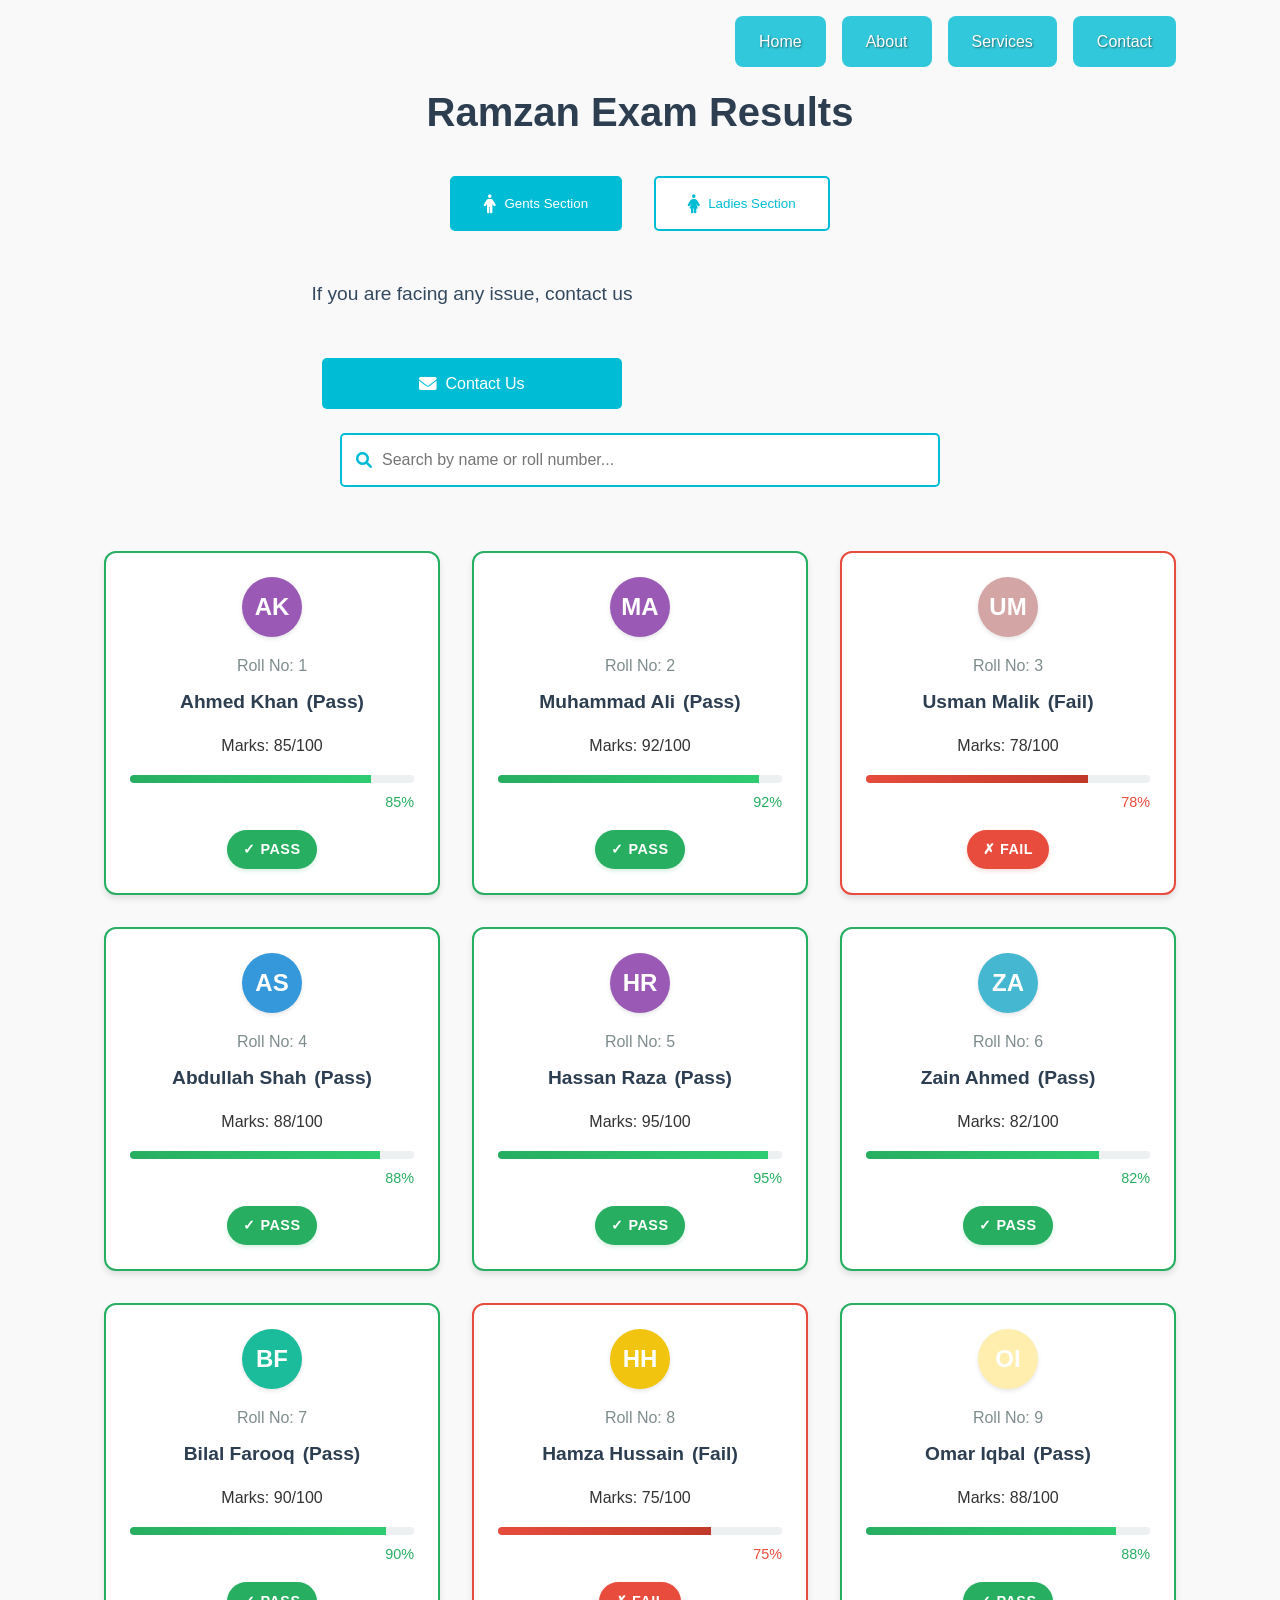
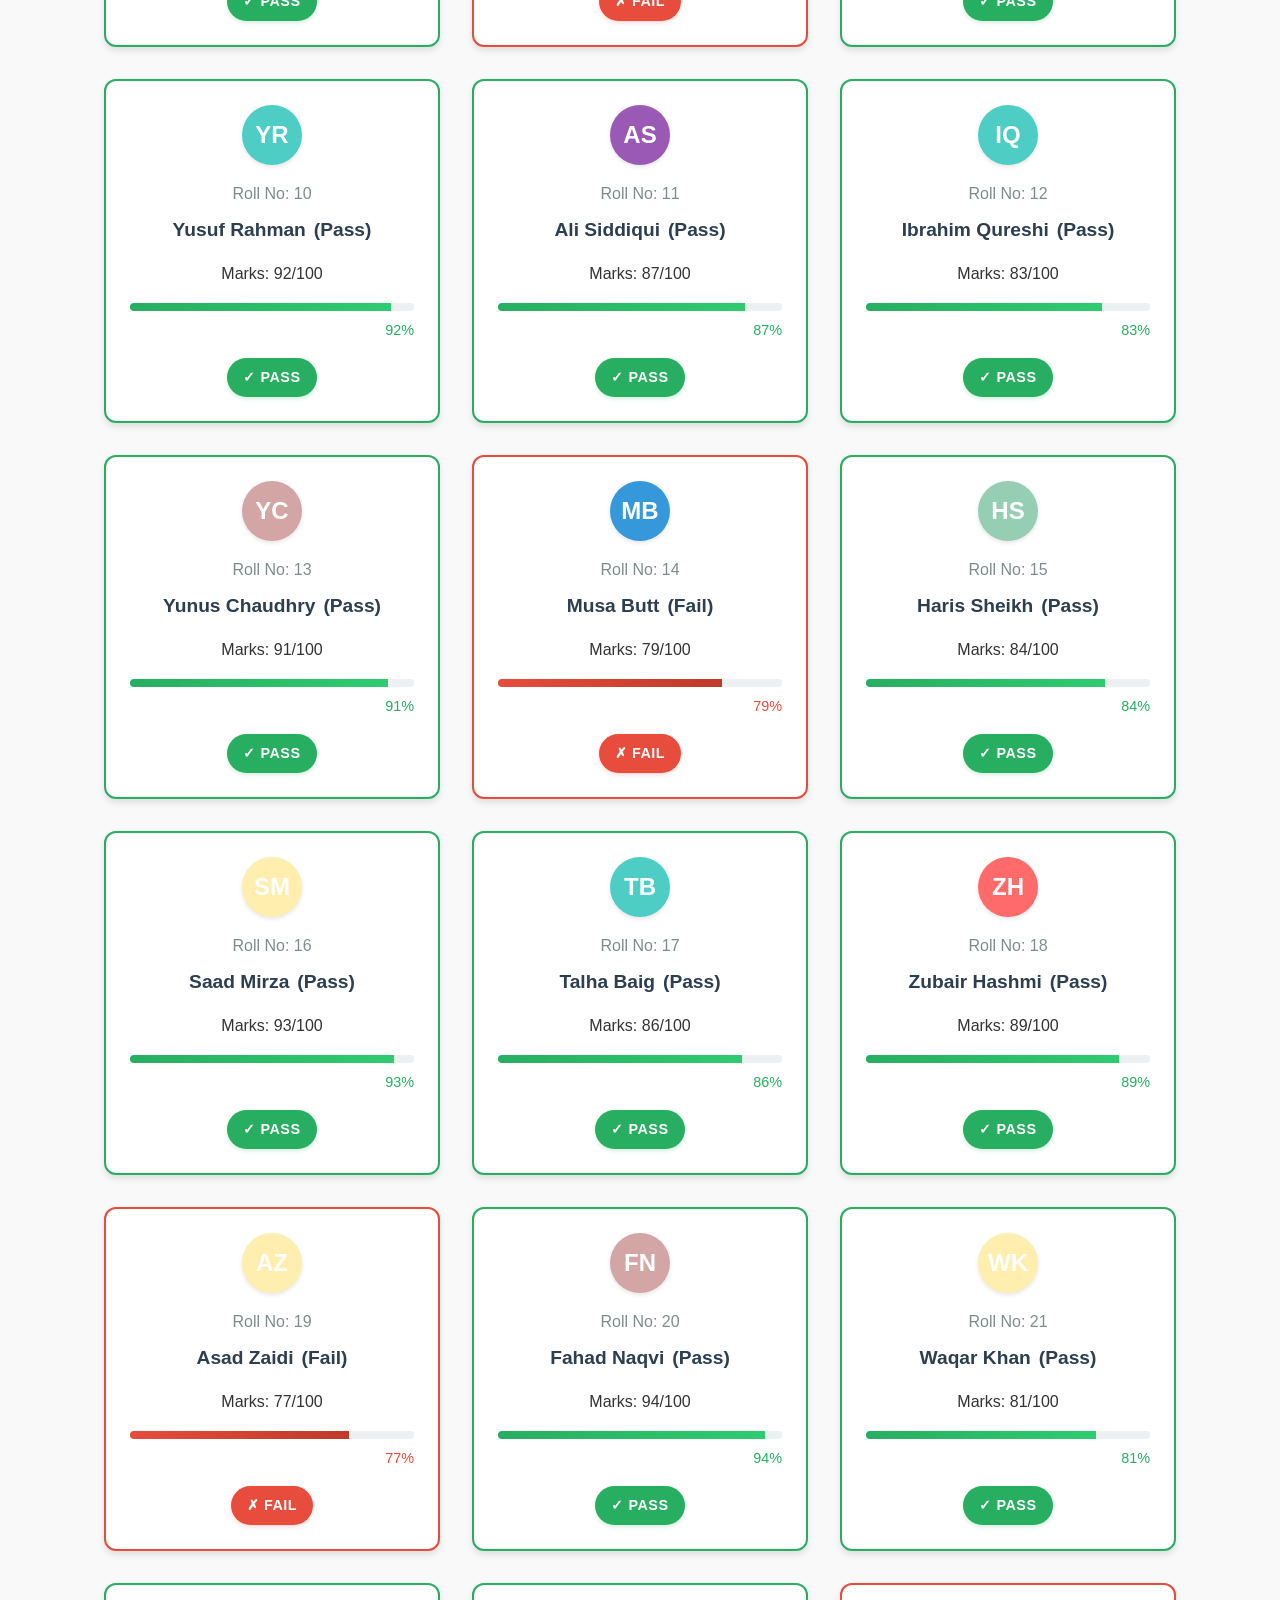
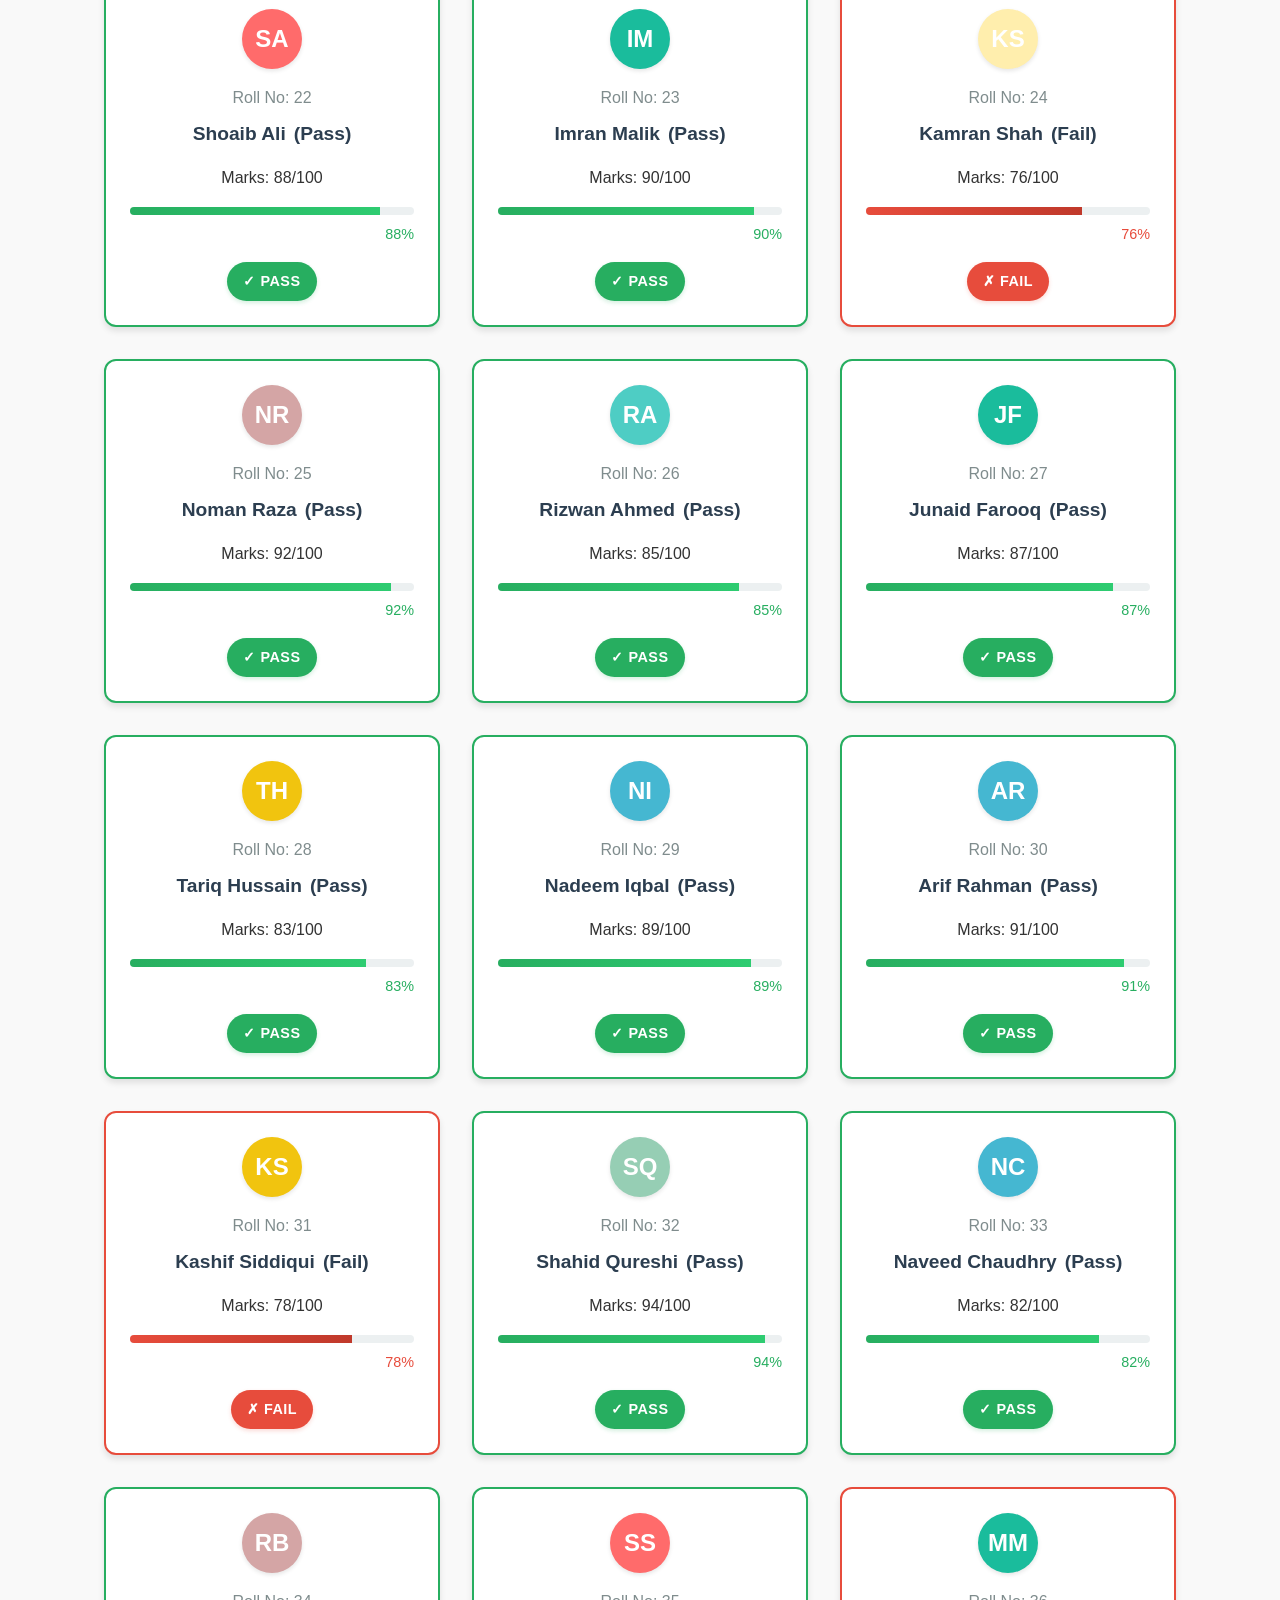
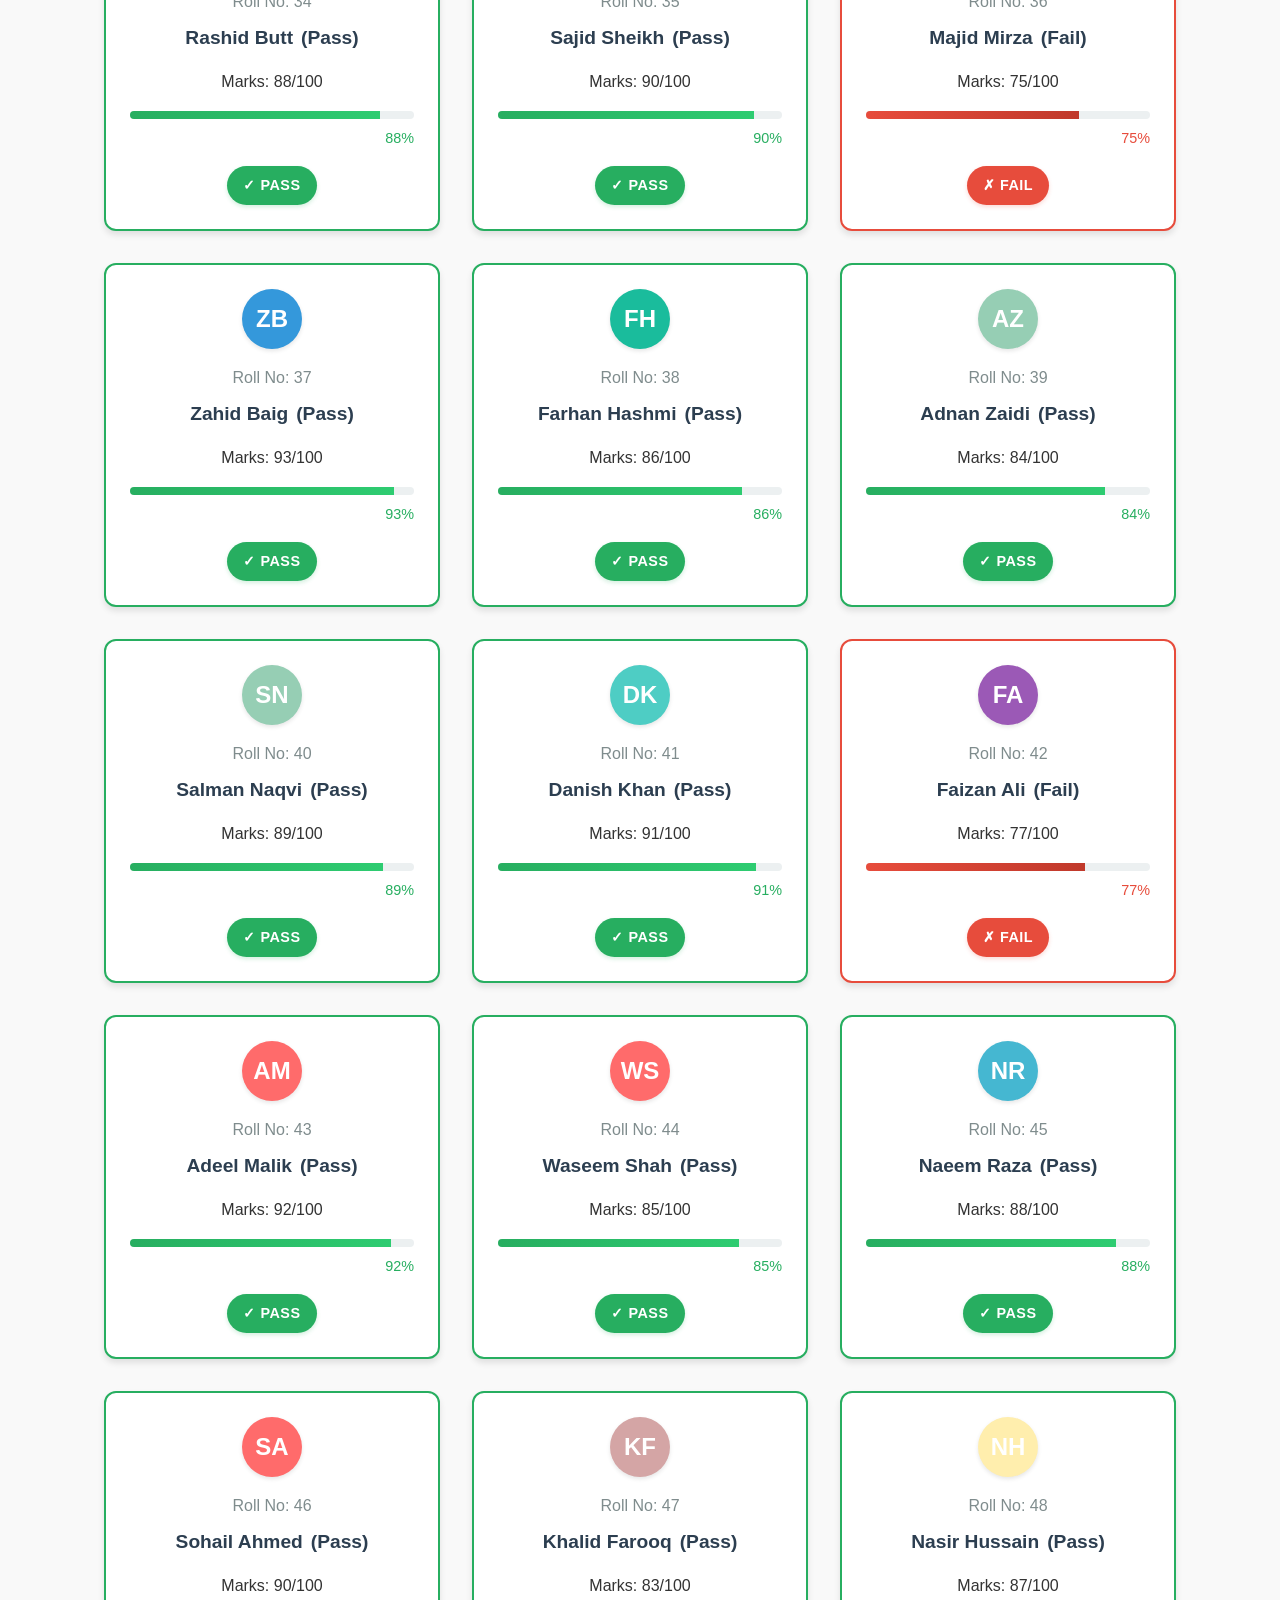
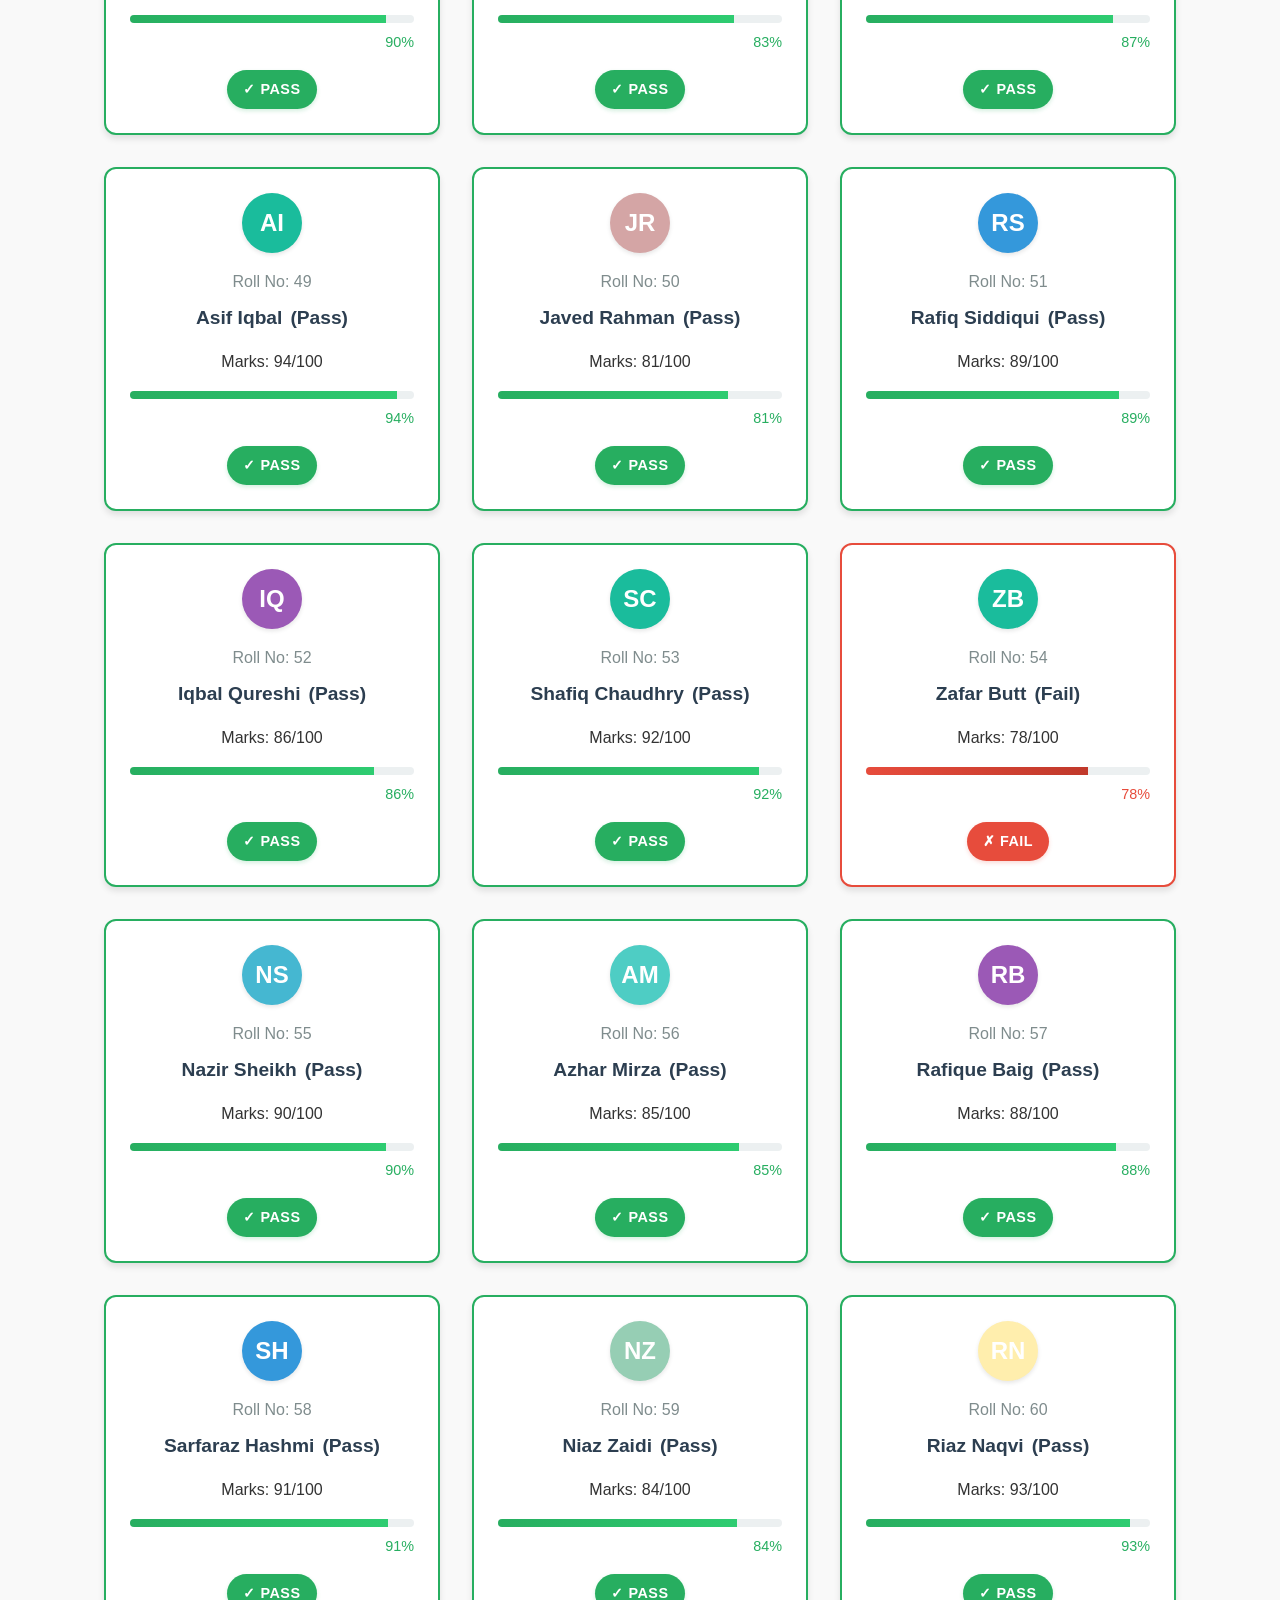
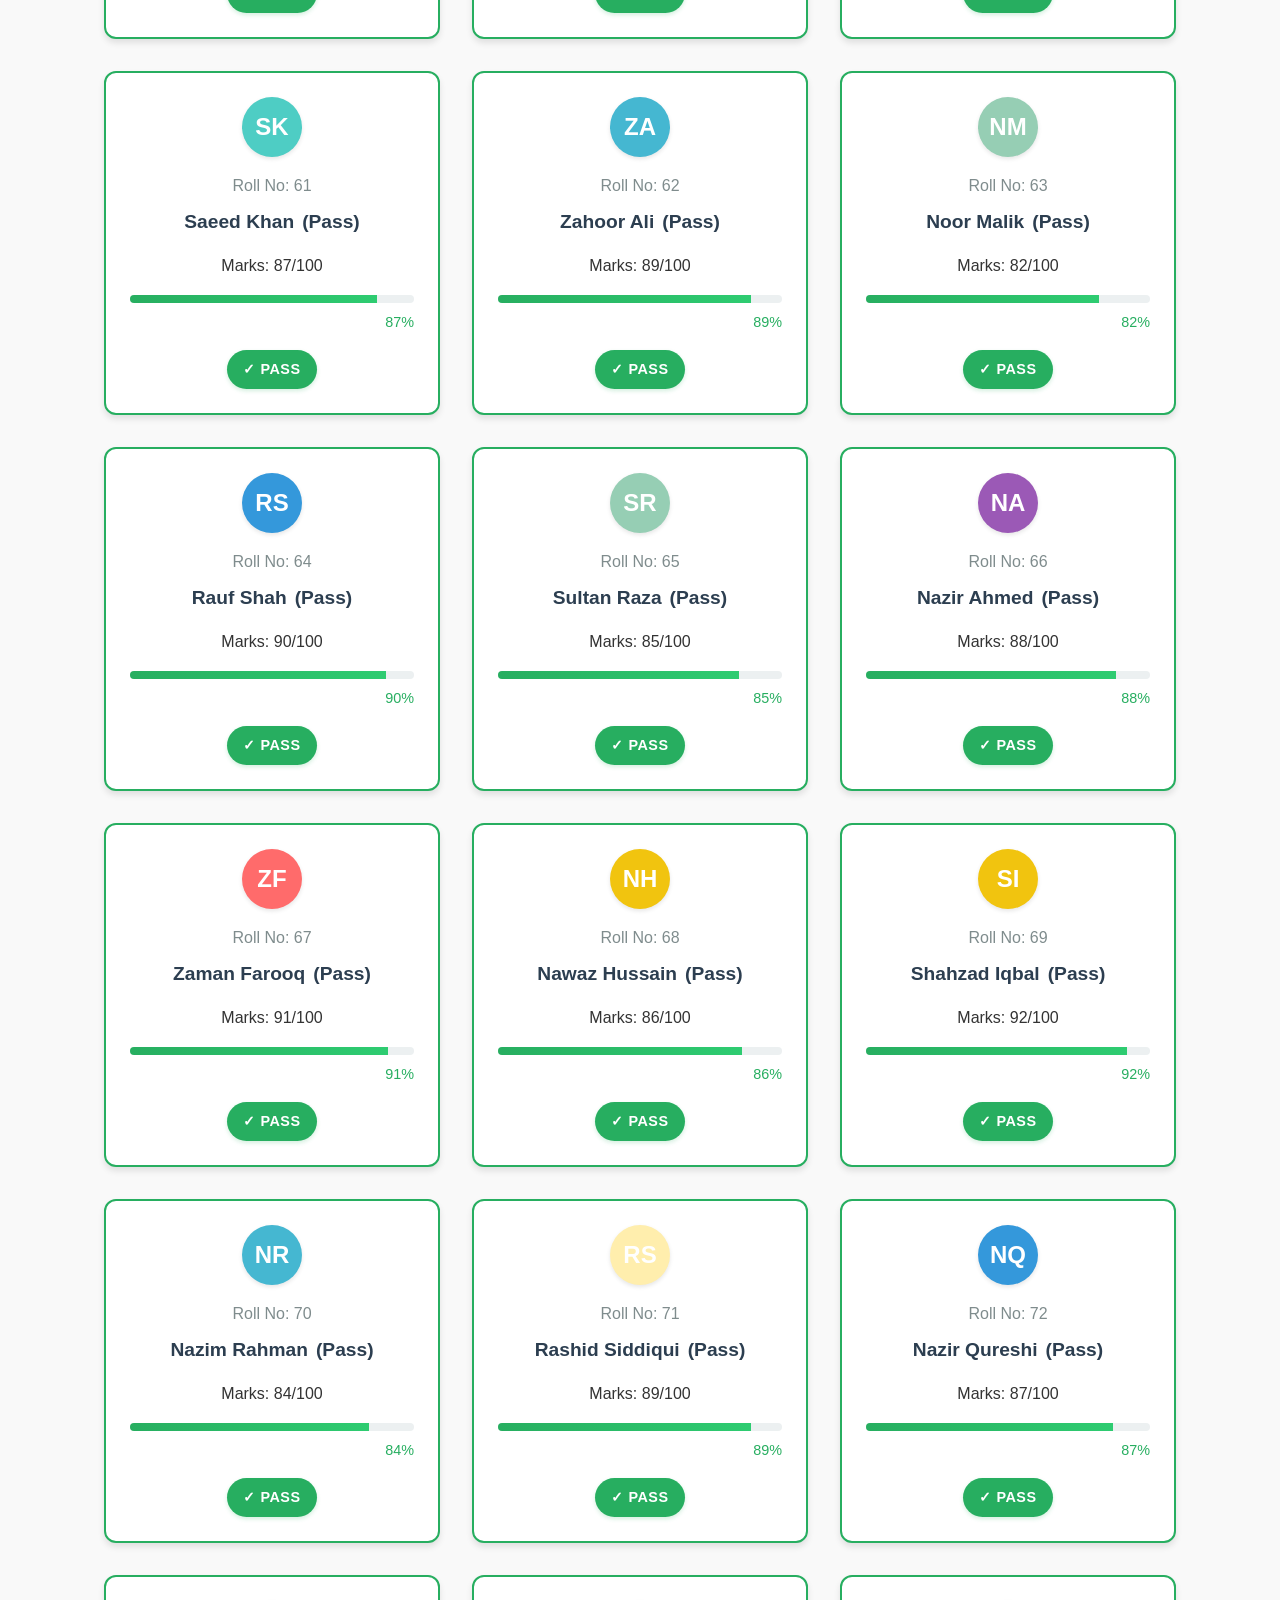
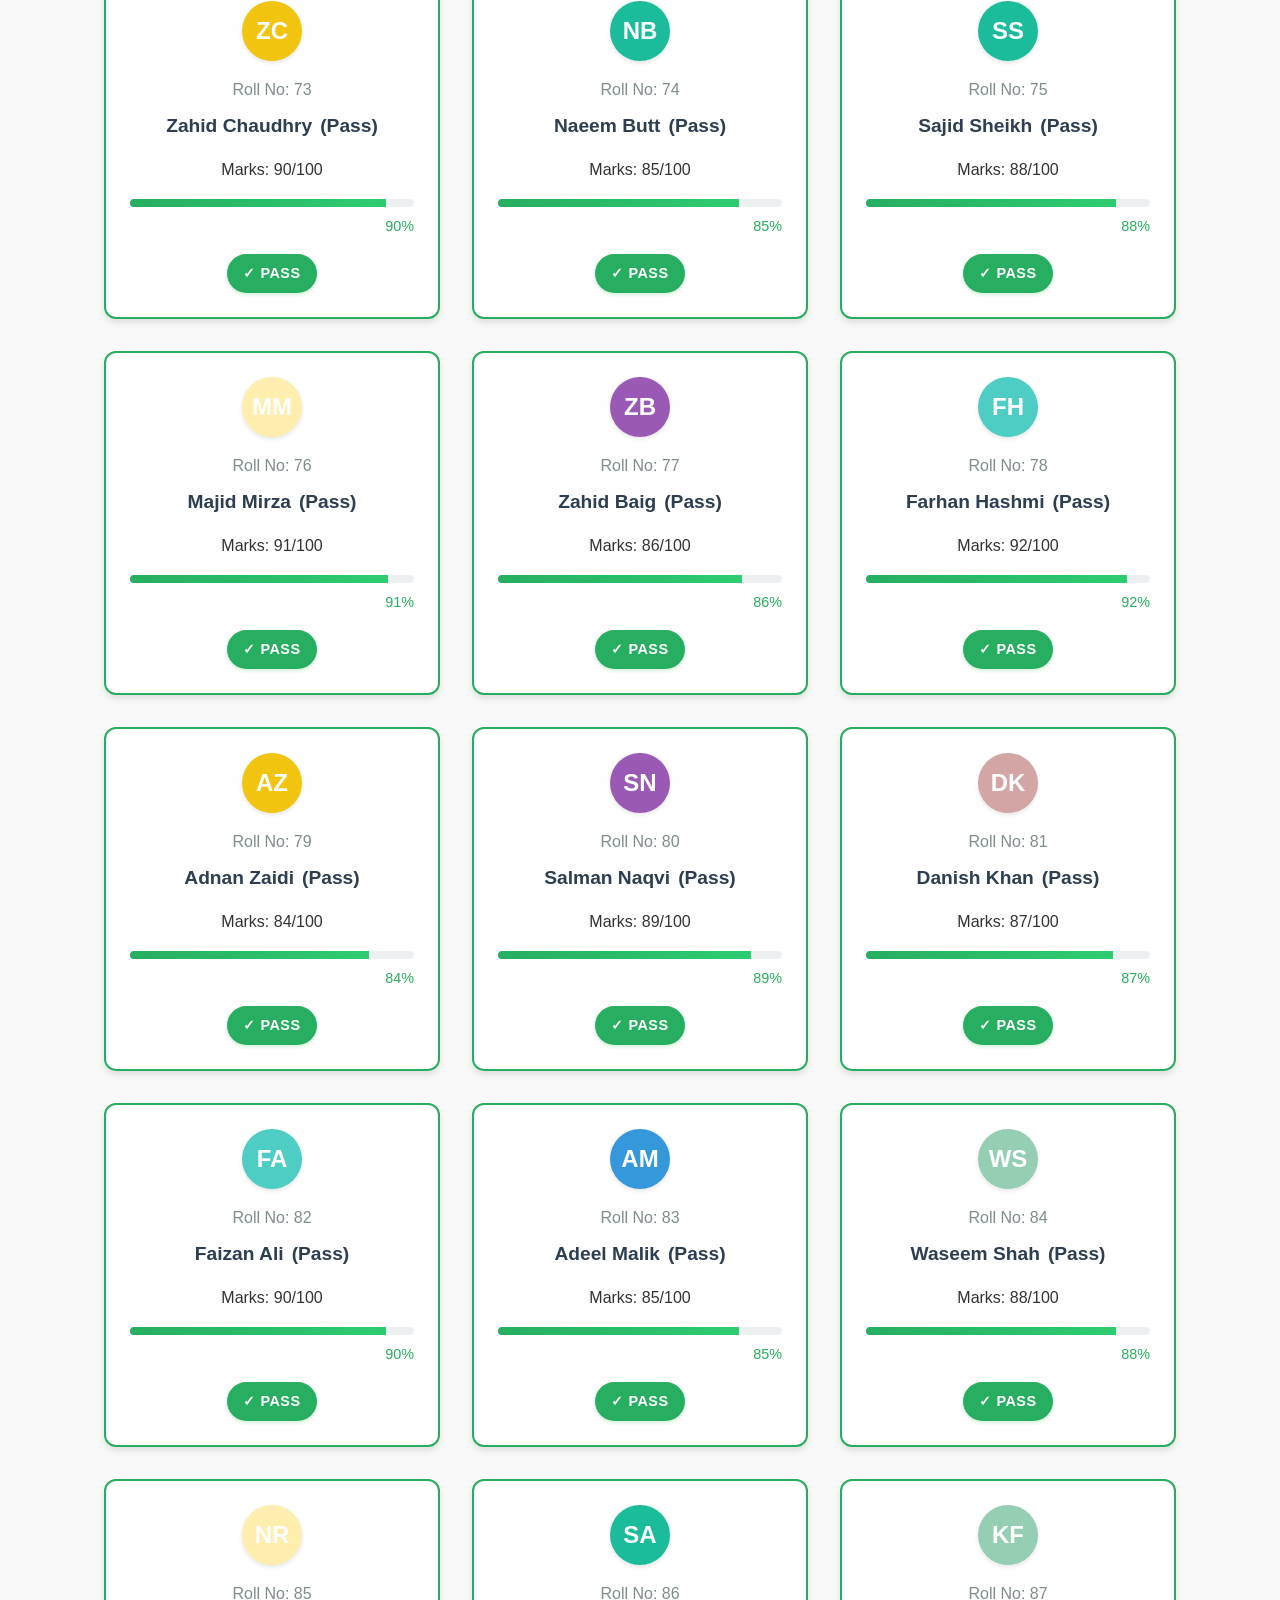
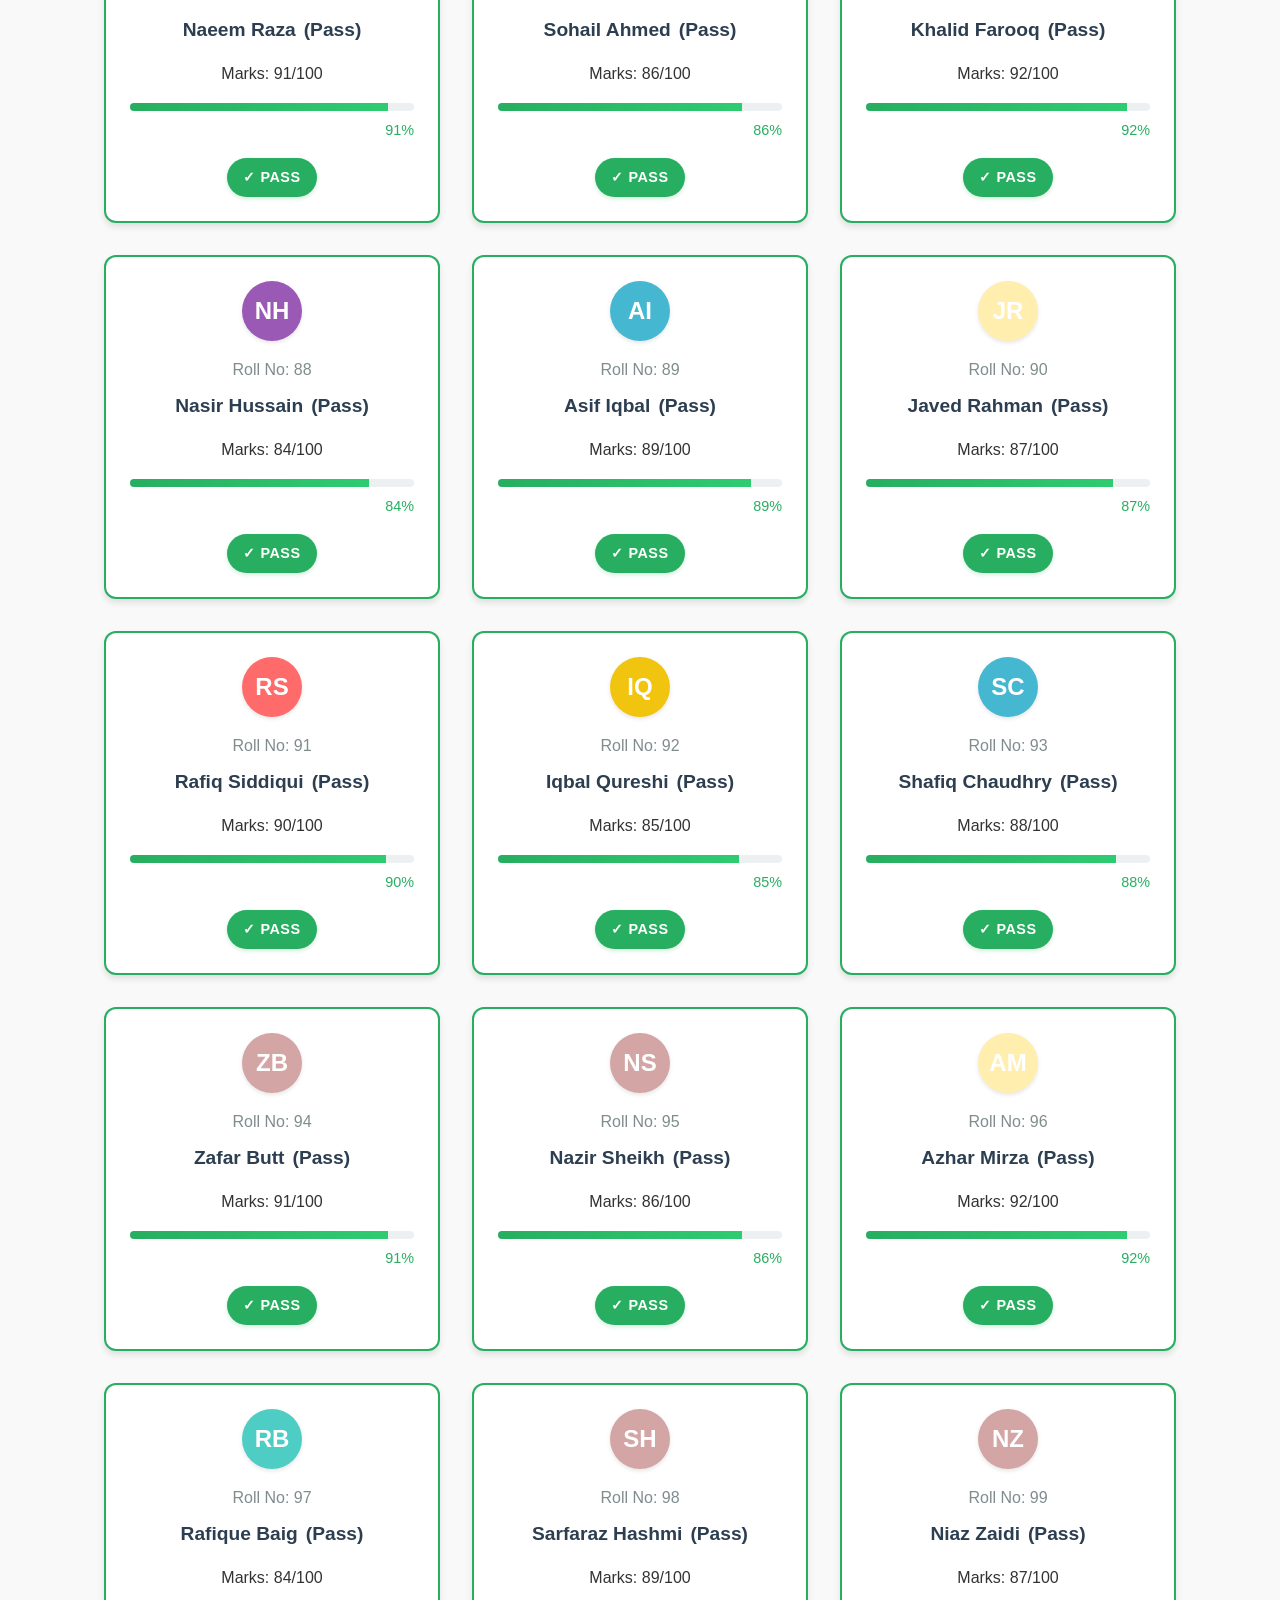
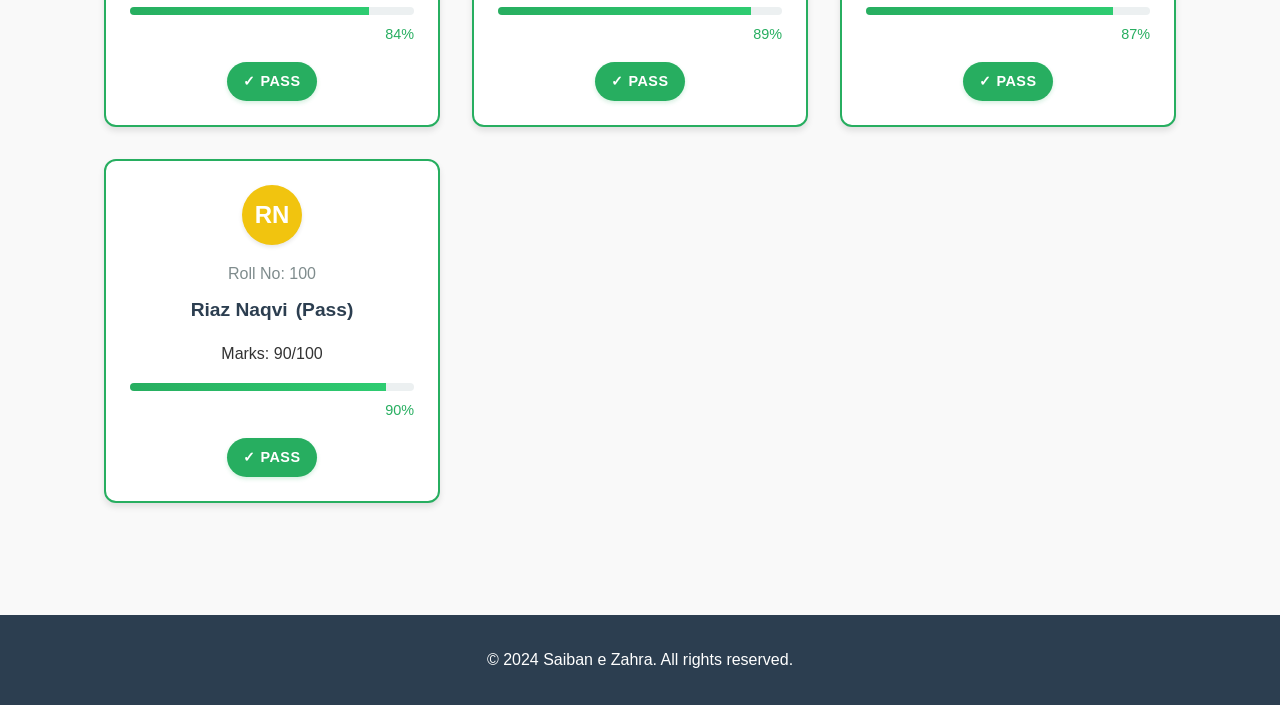
<file: ramzan-exam-results.html>
<!DOCTYPE html>
<html lang="en">
<head>
    <meta charset="UTF-8">
    <meta name="viewport" content="width=device-width, initial-scale=1.0">
    <title>Ramzan Exam Results - Saiban e Zahra</title>
    <link rel="stylesheet" href="styles.css">
    <link rel="stylesheet" href="https://cdnjs.cloudflare.com/ajax/libs/font-awesome/6.0.0/css/all.min.css">
</head>
<body>
    <header>
        <nav>
            <div class="logo">
                <h1></h1>
            </div>
            <button class="mobile-menu-toggle" aria-label="Toggle menu">
                <span class="bar"></span>
                <span class="bar"></span>
                <span class="bar"></span>
            </button>
            <ul class="nav-links">
                <li><a href="index.html">Home</a></li>
                <li><a href="index.html#about">About</a></li>
                <li><a href="index.html#services">Services</a></li>
                <li><a href="index.html#contact">Contact</a></li>
            </ul>
        </nav>
    </header>

    <main>
        <section class="ramzan-exam">
            <div class="container">
                <h2>Ramzan Exam Results</h2>
                
                <!-- Tabs Navigation -->
                <div class="tabs">
                    <button class="tab-button active" data-tab="gents">
                        <i class="fas fa-male"></i> Gents Section
                    </button>
                    <button class="tab-button" data-tab="ladies">
                        <i class="fas fa-female"></i> Ladies Section
                    </button>
                </div>

                <!-- Contact Section -->
                <div class="contact-section">
                    <p class="contact-message">If you are facing any issue, contact us</p>
                    <a href="index.html#contact" class="contact-button">
                        <i class="fas fa-envelope"></i> Contact Us
                    </a>
                </div>

                <!-- Gents Section -->
                <div id="gents" class="results-section active">
                    <div class="search-container">
                        <input type="text" id="gentsSearch" class="search-input" placeholder="Search by name or roll number...">
                        <i class="fas fa-search search-icon"></i>
                    </div>
                    <div class="results-grid" id="gentsGrid">
                        <!-- Cards will be generated by JavaScript -->
                    </div>
                </div>

                <!-- Ladies Section -->
                <div id="ladies" class="results-section">
                    <div class="search-container">
                        <input type="text" id="ladiesSearch" class="search-input" placeholder="Search by name or roll number...">
                        <i class="fas fa-search search-icon"></i>
                    </div>
                    <div class="results-grid" id="ladiesGrid">
                        <!-- Cards will be generated by JavaScript -->
                    </div>
                </div>
            </div>
        </section>
    </main>

    <footer>
        <div class="container">
            <p>&copy; 2024 Saiban e Zahra. All rights reserved.</p>
        </div>
    </footer>

    <script>
        document.addEventListener('DOMContentLoaded', () => {
            const tabButtons = document.querySelectorAll('.tab-button');
            const sections = document.querySelectorAll('.results-section');
            const gentsSearch = document.getElementById('gentsSearch');
            const ladiesSearch = document.getElementById('ladiesSearch');
            const gentsGrid = document.getElementById('gentsGrid');
            const ladiesGrid = document.getElementById('ladiesGrid');

            // Gents data - You can edit this list
            const gentsData = [
                { rollNo: 1, name: "Ahmed Khan", totalMarks: 100, obtainedMarks: 85, marks: 85 },
                { rollNo: 2, name: "Muhammad Ali", totalMarks: 100, obtainedMarks: 92, marks: 92 },
                { rollNo: 3, name: "Usman Malik", totalMarks: 100, obtainedMarks: 78, marks: 78 },
                { rollNo: 4, name: "Abdullah Shah", totalMarks: 100, obtainedMarks: 88, marks: 88 },
                { rollNo: 5, name: "Hassan Raza", totalMarks: 100, obtainedMarks: 95, marks: 95 },
                { rollNo: 6, name: "Zain Ahmed", totalMarks: 100, obtainedMarks: 82, marks: 82 },
                { rollNo: 7, name: "Bilal Farooq", totalMarks: 100, obtainedMarks: 90, marks: 90 },
                { rollNo: 8, name: "Hamza Hussain", totalMarks: 100, obtainedMarks: 75, marks: 75 },
                { rollNo: 9, name: "Omar Iqbal", totalMarks: 100, obtainedMarks: 88, marks: 88 },
                { rollNo: 10, name: "Yusuf Rahman", totalMarks: 100, obtainedMarks: 92, marks: 92 },
                { rollNo: 11, name: "Ali Siddiqui", totalMarks: 100, obtainedMarks: 87, marks: 87 },
                { rollNo: 12, name: "Ibrahim Qureshi", totalMarks: 100, obtainedMarks: 83, marks: 83 },
                { rollNo: 13, name: "Yunus Chaudhry", totalMarks: 100, obtainedMarks: 91, marks: 91 },
                { rollNo: 14, name: "Musa Butt", totalMarks: 100, obtainedMarks: 79, marks: 79 },
                { rollNo: 15, name: "Haris Sheikh", totalMarks: 100, obtainedMarks: 84, marks: 84 },
                { rollNo: 16, name: "Saad Mirza", totalMarks: 100, obtainedMarks: 93, marks: 93 },
                { rollNo: 17, name: "Talha Baig", totalMarks: 100, obtainedMarks: 86, marks: 86 },
                { rollNo: 18, name: "Zubair Hashmi", totalMarks: 100, obtainedMarks: 89, marks: 89 },
                { rollNo: 19, name: "Asad Zaidi", totalMarks: 100, obtainedMarks: 77, marks: 77 },
                { rollNo: 20, name: "Fahad Naqvi", totalMarks: 100, obtainedMarks: 94, marks: 94 },
                { rollNo: 21, name: "Waqar Khan", totalMarks: 100, obtainedMarks: 81, marks: 81 },
                { rollNo: 22, name: "Shoaib Ali", totalMarks: 100, obtainedMarks: 88, marks: 88 },
                { rollNo: 23, name: "Imran Malik", totalMarks: 100, obtainedMarks: 90, marks: 90 },
                { rollNo: 24, name: "Kamran Shah", totalMarks: 100, obtainedMarks: 76, marks: 76 },
                { rollNo: 25, name: "Noman Raza", totalMarks: 100, obtainedMarks: 92, marks: 92 },
                { rollNo: 26, name: "Rizwan Ahmed", totalMarks: 100, obtainedMarks: 85, marks: 85 },
                { rollNo: 27, name: "Junaid Farooq", totalMarks: 100, obtainedMarks: 87, marks: 87 },
                { rollNo: 28, name: "Tariq Hussain", totalMarks: 100, obtainedMarks: 83, marks: 83 },
                { rollNo: 29, name: "Nadeem Iqbal", totalMarks: 100, obtainedMarks: 89, marks: 89 },
                { rollNo: 30, name: "Arif Rahman", totalMarks: 100, obtainedMarks: 91, marks: 91 },
                { rollNo: 31, name: "Kashif Siddiqui", totalMarks: 100, obtainedMarks: 78, marks: 78 },
                { rollNo: 32, name: "Shahid Qureshi", totalMarks: 100, obtainedMarks: 94, marks: 94 },
                { rollNo: 33, name: "Naveed Chaudhry", totalMarks: 100, obtainedMarks: 82, marks: 82 },
                { rollNo: 34, name: "Rashid Butt", totalMarks: 100, obtainedMarks: 88, marks: 88 },
                { rollNo: 35, name: "Sajid Sheikh", totalMarks: 100, obtainedMarks: 90, marks: 90 },
                { rollNo: 36, name: "Majid Mirza", totalMarks: 100, obtainedMarks: 75, marks: 75 },
                { rollNo: 37, name: "Zahid Baig", totalMarks: 100, obtainedMarks: 93, marks: 93 },
                { rollNo: 38, name: "Farhan Hashmi", totalMarks: 100, obtainedMarks: 86, marks: 86 },
                { rollNo: 39, name: "Adnan Zaidi", totalMarks: 100, obtainedMarks: 84, marks: 84 },
                { rollNo: 40, name: "Salman Naqvi", totalMarks: 100, obtainedMarks: 89, marks: 89 },
                { rollNo: 41, name: "Danish Khan", totalMarks: 100, obtainedMarks: 91, marks: 91 },
                { rollNo: 42, name: "Faizan Ali", totalMarks: 100, obtainedMarks: 77, marks: 77 },
                { rollNo: 43, name: "Adeel Malik", totalMarks: 100, obtainedMarks: 92, marks: 92 },
                { rollNo: 44, name: "Waseem Shah", totalMarks: 100, obtainedMarks: 85, marks: 85 },
                { rollNo: 45, name: "Naeem Raza", totalMarks: 100, obtainedMarks: 88, marks: 88 },
                { rollNo: 46, name: "Sohail Ahmed", totalMarks: 100, obtainedMarks: 90, marks: 90 },
                { rollNo: 47, name: "Khalid Farooq", totalMarks: 100, obtainedMarks: 83, marks: 83 },
                { rollNo: 48, name: "Nasir Hussain", totalMarks: 100, obtainedMarks: 87, marks: 87 },
                { rollNo: 49, name: "Asif Iqbal", totalMarks: 100, obtainedMarks: 94, marks: 94 },
                { rollNo: 50, name: "Javed Rahman", totalMarks: 100, obtainedMarks: 81, marks: 81 },
                { rollNo: 51, name: "Rafiq Siddiqui", totalMarks: 100, obtainedMarks: 89, marks: 89 },
                { rollNo: 52, name: "Iqbal Qureshi", totalMarks: 100, obtainedMarks: 86, marks: 86 },
                { rollNo: 53, name: "Shafiq Chaudhry", totalMarks: 100, obtainedMarks: 92, marks: 92 },
                { rollNo: 54, name: "Zafar Butt", totalMarks: 100, obtainedMarks: 78, marks: 78 },
                { rollNo: 55, name: "Nazir Sheikh", totalMarks: 100, obtainedMarks: 90, marks: 90 },
                { rollNo: 56, name: "Azhar Mirza", totalMarks: 100, obtainedMarks: 85, marks: 85 },
                { rollNo: 57, name: "Rafique Baig", totalMarks: 100, obtainedMarks: 88, marks: 88 },
                { rollNo: 58, name: "Sarfaraz Hashmi", totalMarks: 100, obtainedMarks: 91, marks: 91 },
                { rollNo: 59, name: "Niaz Zaidi", totalMarks: 100, obtainedMarks: 84, marks: 84 },
                { rollNo: 60, name: "Riaz Naqvi", totalMarks: 100, obtainedMarks: 93, marks: 93 },
                { rollNo: 61, name: "Saeed Khan", totalMarks: 100, obtainedMarks: 87, marks: 87 },
                { rollNo: 62, name: "Zahoor Ali", totalMarks: 100, obtainedMarks: 89, marks: 89 },
                { rollNo: 63, name: "Noor Malik", totalMarks: 100, obtainedMarks: 82, marks: 82 },
                { rollNo: 64, name: "Rauf Shah", totalMarks: 100, obtainedMarks: 90, marks: 90 },
                { rollNo: 65, name: "Sultan Raza", totalMarks: 100, obtainedMarks: 85, marks: 85 },
                { rollNo: 66, name: "Nazir Ahmed", totalMarks: 100, obtainedMarks: 88, marks: 88 },
                { rollNo: 67, name: "Zaman Farooq", totalMarks: 100, obtainedMarks: 91, marks: 91 },
                { rollNo: 68, name: "Nawaz Hussain", totalMarks: 100, obtainedMarks: 86, marks: 86 },
                { rollNo: 69, name: "Shahzad Iqbal", totalMarks: 100, obtainedMarks: 92, marks: 92 },
                { rollNo: 70, name: "Nazim Rahman", totalMarks: 100, obtainedMarks: 84, marks: 84 },
                { rollNo: 71, name: "Rashid Siddiqui", totalMarks: 100, obtainedMarks: 89, marks: 89 },
                { rollNo: 72, name: "Nazir Qureshi", totalMarks: 100, obtainedMarks: 87, marks: 87 },
                { rollNo: 73, name: "Zahid Chaudhry", totalMarks: 100, obtainedMarks: 90, marks: 90 },
                { rollNo: 74, name: "Naeem Butt", totalMarks: 100, obtainedMarks: 85, marks: 85 },
                { rollNo: 75, name: "Sajid Sheikh", totalMarks: 100, obtainedMarks: 88, marks: 88 },
                { rollNo: 76, name: "Majid Mirza", totalMarks: 100, obtainedMarks: 91, marks: 91 },
                { rollNo: 77, name: "Zahid Baig", totalMarks: 100, obtainedMarks: 86, marks: 86 },
                { rollNo: 78, name: "Farhan Hashmi", totalMarks: 100, obtainedMarks: 92, marks: 92 },
                { rollNo: 79, name: "Adnan Zaidi", totalMarks: 100, obtainedMarks: 84, marks: 84 },
                { rollNo: 80, name: "Salman Naqvi", totalMarks: 100, obtainedMarks: 89, marks: 89 },
                { rollNo: 81, name: "Danish Khan", totalMarks: 100, obtainedMarks: 87, marks: 87 },
                { rollNo: 82, name: "Faizan Ali", totalMarks: 100, obtainedMarks: 90, marks: 90 },
                { rollNo: 83, name: "Adeel Malik", totalMarks: 100, obtainedMarks: 85, marks: 85 },
                { rollNo: 84, name: "Waseem Shah", totalMarks: 100, obtainedMarks: 88, marks: 88 },
                { rollNo: 85, name: "Naeem Raza", totalMarks: 100, obtainedMarks: 91, marks: 91 },
                { rollNo: 86, name: "Sohail Ahmed", totalMarks: 100, obtainedMarks: 86, marks: 86 },
                { rollNo: 87, name: "Khalid Farooq", totalMarks: 100, obtainedMarks: 92, marks: 92 },
                { rollNo: 88, name: "Nasir Hussain", totalMarks: 100, obtainedMarks: 84, marks: 84 },
                { rollNo: 89, name: "Asif Iqbal", totalMarks: 100, obtainedMarks: 89, marks: 89 },
                { rollNo: 90, name: "Javed Rahman", totalMarks: 100, obtainedMarks: 87, marks: 87 },
                { rollNo: 91, name: "Rafiq Siddiqui", totalMarks: 100, obtainedMarks: 90, marks: 90 },
                { rollNo: 92, name: "Iqbal Qureshi", totalMarks: 100, obtainedMarks: 85, marks: 85 },
                { rollNo: 93, name: "Shafiq Chaudhry", totalMarks: 100, obtainedMarks: 88, marks: 88 },
                { rollNo: 94, name: "Zafar Butt", totalMarks: 100, obtainedMarks: 91, marks: 91 },
                { rollNo: 95, name: "Nazir Sheikh", totalMarks: 100, obtainedMarks: 86, marks: 86 },
                { rollNo: 96, name: "Azhar Mirza", totalMarks: 100, obtainedMarks: 92, marks: 92 },
                { rollNo: 97, name: "Rafique Baig", totalMarks: 100, obtainedMarks: 84, marks: 84 },
                { rollNo: 98, name: "Sarfaraz Hashmi", totalMarks: 100, obtainedMarks: 89, marks: 89 },
                { rollNo: 99, name: "Niaz Zaidi", totalMarks: 100, obtainedMarks: 87, marks: 87 },
                { rollNo: 100, name: "Riaz Naqvi", totalMarks: 100, obtainedMarks: 90, marks: 90 }
            ];

            // Ladies data - You can edit this list
            const ladiesData = [
                { rollNo: 1, name: "Aisha Siddiqui", totalMarks: 100, obtainedMarks: 90, marks: 90 },
                { rollNo: 2, name: "Fatima Qureshi", totalMarks: 100, obtainedMarks: 85, marks: 85 },
                { rollNo: 3, name: "Zainab Chaudhry", totalMarks: 100, obtainedMarks: 92, marks: 92 },
                { rollNo: 4, name: "Maryam Butt", totalMarks: 100, obtainedMarks: 78, marks: 78 },
                { rollNo: 5, name: "Hafsa Sheikh", totalMarks: 100, obtainedMarks: 88, marks: 88 },
                { rollNo: 6, name: "Sumaiya Mirza", totalMarks: 100, obtainedMarks: 95, marks: 95 },
                { rollNo: 7, name: "Khadija Baig", totalMarks: 100, obtainedMarks: 82, marks: 82 },
                { rollNo: 8, name: "Amna Hashmi", totalMarks: 100, obtainedMarks: 90, marks: 90 },
                { rollNo: 9, name: "Rabia Zaidi", totalMarks: 100, obtainedMarks: 75, marks: 75 },
                { rollNo: 10, name: "Sara Naqvi", totalMarks: 100, obtainedMarks: 88, marks: 88 },
                { rollNo: 11, name: "Hania Khan", totalMarks: 100, obtainedMarks: 91, marks: 91 },
                { rollNo: 12, name: "Mariam Ali", totalMarks: 100, obtainedMarks: 86, marks: 86 },
                { rollNo: 13, name: "Zara Malik", totalMarks: 100, obtainedMarks: 93, marks: 93 },
                { rollNo: 14, name: "Laiba Shah", totalMarks: 100, obtainedMarks: 84, marks: 84 },
                { rollNo: 15, name: "Mehak Raza", totalMarks: 100, obtainedMarks: 89, marks: 89 },
                { rollNo: 16, name: "YASHPO KING", totalMarks: 100, obtainedMarks: 44, marks: 44 },
                { rollNo: 17, name: "Anaya Farooq", totalMarks: 100, obtainedMarks: 90, marks: 90 },
                { rollNo: 18, name: "Zoya Hussain", totalMarks: 100, obtainedMarks: 85, marks: 85 },
                { rollNo: 19, name: "Mahnoor Iqbal", totalMarks: 100, obtainedMarks: 92, marks: 92 },
                { rollNo: 20, name: "Alina Rahman", totalMarks: 100, obtainedMarks: 88, marks: 88 },
                { rollNo: 21, name: "Ayesha Siddiqui", totalMarks: 100, obtainedMarks: 91, marks: 91 },
                { rollNo: 22, name: "Bushra Qureshi", totalMarks: 100, obtainedMarks: 86, marks: 86 },
                { rollNo: 23, name: "Dua Chaudhry", totalMarks: 100, obtainedMarks: 93, marks: 93 },
                { rollNo: 24, name: "Eman Butt", totalMarks: 100, obtainedMarks: 84, marks: 84 },
                { rollNo: 25, name: "Fiza Sheikh", totalMarks: 100, obtainedMarks: 89, marks: 89 },
                { rollNo: 26, name: "Ghazala Mirza", totalMarks: 100, obtainedMarks: 87, marks: 87 },
                { rollNo: 27, name: "Hina Baig", totalMarks: 100, obtainedMarks: 90, marks: 90 },
                { rollNo: 28, name: "Iman Hashmi", totalMarks: 100, obtainedMarks: 85, marks: 85 },
                { rollNo: 29, name: "Javeria Zaidi", totalMarks: 100, obtainedMarks: 92, marks: 92 },
                { rollNo: 30, name: "Kainat Naqvi", totalMarks: 100, obtainedMarks: 88, marks: 88 },
                { rollNo: 31, name: "Lubna Khan", totalMarks: 100, obtainedMarks: 91, marks: 91 },
                { rollNo: 32, name: "Madiha Ali", totalMarks: 100, obtainedMarks: 86, marks: 86 },
                { rollNo: 33, name: "Nadia Malik", totalMarks: 100, obtainedMarks: 93, marks: 93 },
                { rollNo: 34, name: "Omaima Shah", totalMarks: 100, obtainedMarks: 84, marks: 84 },
                { rollNo: 35, name: "Palwasha Raza", totalMarks: 100, obtainedMarks: 89, marks: 89 },
                { rollNo: 36, name: "Quratulain Ahmed", totalMarks: 100, obtainedMarks: 87, marks: 87 },
                { rollNo: 37, name: "Rida Farooq", totalMarks: 100, obtainedMarks: 90, marks: 90 },
                { rollNo: 38, name: "Saba Hussain", totalMarks: 100, obtainedMarks: 85, marks: 85 },
                { rollNo: 39, name: "Tahira Iqbal", totalMarks: 100, obtainedMarks: 92, marks: 92 },
                { rollNo: 40, name: "Uzma Rahman", totalMarks: 100, obtainedMarks: 88, marks: 88 },
                { rollNo: 41, name: "Varda Siddiqui", totalMarks: 100, obtainedMarks: 91, marks: 91 },
                { rollNo: 42, name: "Wajiha Qureshi", totalMarks: 100, obtainedMarks: 86, marks: 86 },
                { rollNo: 43, name: "Xenia Chaudhry", totalMarks: 100, obtainedMarks: 93, marks: 93 },
                { rollNo: 44, name: "Yasmin Butt", totalMarks: 100, obtainedMarks: 84, marks: 84 },
                { rollNo: 45, name: "Zainab Sheikh", totalMarks: 100, obtainedMarks: 89, marks: 89 },
                { rollNo: 46, name: "Abeer Mirza", totalMarks: 100, obtainedMarks: 87, marks: 87 },
                { rollNo: 47, name: "Bisma Baig", totalMarks: 100, obtainedMarks: 90, marks: 90 },
                { rollNo: 48, name: "Camelia Hashmi", totalMarks: 100, obtainedMarks: 85, marks: 85 },
                { rollNo: 49, name: "Dania Zaidi", totalMarks: 100, obtainedMarks: 92, marks: 92 },
                { rollNo: 50, name: "Esha Naqvi", totalMarks: 100, obtainedMarks: 88, marks: 88 },
                { rollNo: 51, name: "Farah Khan", totalMarks: 100, obtainedMarks: 91, marks: 91 },
                { rollNo: 52, name: "Gulnaz Ali", totalMarks: 100, obtainedMarks: 86, marks: 86 },
                { rollNo: 53, name: "Hadiqa Malik", totalMarks: 100, obtainedMarks: 93, marks: 93 },
                { rollNo: 54, name: "Iqra Shah", totalMarks: 100, obtainedMarks: 84, marks: 84 },
                { rollNo: 55, name: "Jannat Raza", totalMarks: 100, obtainedMarks: 89, marks: 89 },
                { rollNo: 56, name: "Kiran Ahmed", totalMarks: 100, obtainedMarks: 87, marks: 87 },
                { rollNo: 57, name: "Laila Farooq", totalMarks: 100, obtainedMarks: 90, marks: 90 },
                { rollNo: 58, name: "Mehwish Hussain", totalMarks: 100, obtainedMarks: 85, marks: 85 },
                { rollNo: 59, name: "Nida Iqbal", totalMarks: 100, obtainedMarks: 92, marks: 92 },
                { rollNo: 60, name: "Omaima Rahman", totalMarks: 100, obtainedMarks: 88, marks: 88 },
                { rollNo: 61, name: "Parveen Siddiqui", totalMarks: 100, obtainedMarks: 91, marks: 91 },
                { rollNo: 62, name: "Qudsia Qureshi", totalMarks: 100, obtainedMarks: 86, marks: 86 },
                { rollNo: 63, name: "Rukhsana Chaudhry", totalMarks: 100, obtainedMarks: 93, marks: 93 },
                { rollNo: 64, name: "Sadia Butt", totalMarks: 100, obtainedMarks: 84, marks: 84 },
                { rollNo: 65, name: "Tahira Sheikh", totalMarks: 100, obtainedMarks: 89, marks: 89 },
                { rollNo: 66, name: "Urooj Mirza", totalMarks: 100, obtainedMarks: 87, marks: 87 },
                { rollNo: 67, name: "Varda Baig", totalMarks: 100, obtainedMarks: 90, marks: 90 },
                { rollNo: 68, name: "Wajiha Hashmi", totalMarks: 100, obtainedMarks: 85, marks: 85 },
                { rollNo: 69, name: "Xenia Zaidi", totalMarks: 100, obtainedMarks: 92, marks: 92 },
                { rollNo: 70, name: "Yasmin Naqvi", totalMarks: 100, obtainedMarks: 88, marks: 88 },
                { rollNo: 71, name: "Zara Khan", totalMarks: 100, obtainedMarks: 91, marks: 91 },
                { rollNo: 72, name: "Abeer Ali", totalMarks: 100, obtainedMarks: 86, marks: 86 },
                { rollNo: 73, name: "Bisma Malik", totalMarks: 100, obtainedMarks: 93, marks: 93 },
                { rollNo: 74, name: "Camelia Shah", totalMarks: 100, obtainedMarks: 84, marks: 84 },
                { rollNo: 75, name: "Dania Raza", totalMarks: 100, obtainedMarks: 89, marks: 89 },
                { rollNo: 76, name: "Esha Ahmed", totalMarks: 100, obtainedMarks: 87, marks: 87 },
                { rollNo: 77, name: "Farah Farooq", totalMarks: 100, obtainedMarks: 90, marks: 90 },
                { rollNo: 78, name: "Gulnaz Hussain", totalMarks: 100, obtainedMarks: 85, marks: 85 },
                { rollNo: 79, name: "Hadiqa Iqbal", totalMarks: 100, obtainedMarks: 92, marks: 92 },
                { rollNo: 80, name: "Iqra Rahman", totalMarks: 100, obtainedMarks: 88, marks: 88 },
                { rollNo: 81, name: "Jannat Siddiqui", totalMarks: 100, obtainedMarks: 91, marks: 91 },
                { rollNo: 82, name: "Kiran Qureshi", totalMarks: 100, obtainedMarks: 86, marks: 86 },
                { rollNo: 83, name: "Laila Chaudhry", totalMarks: 100, obtainedMarks: 93, marks: 93 },
                { rollNo: 84, name: "Mehwish Butt", totalMarks: 100, obtainedMarks: 84, marks: 84 },
                { rollNo: 85, name: "Nida Sheikh", totalMarks: 100, obtainedMarks: 89, marks: 89 },
                { rollNo: 86, name: "Omaima Mirza", totalMarks: 100, obtainedMarks: 87, marks: 87 },
                { rollNo: 87, name: "Parveen Baig", totalMarks: 100, obtainedMarks: 90, marks: 90 },
                { rollNo: 88, name: "Qudsia Hashmi", totalMarks: 100, obtainedMarks: 85, marks: 85 },
                { rollNo: 89, name: "Rukhsana Zaidi", totalMarks: 100, obtainedMarks: 92, marks: 92 },
                { rollNo: 90, name: "Sadia Naqvi", totalMarks: 100, obtainedMarks: 88, marks: 88 },
                { rollNo: 91, name: "Tahira Khan", totalMarks: 100, obtainedMarks: 91, marks: 91 },
                { rollNo: 92, name: "Urooj Ali", totalMarks: 100, obtainedMarks: 86, marks: 86 },
                { rollNo: 93, name: "Varda Malik", totalMarks: 100, obtainedMarks: 93, marks: 93 },
                { rollNo: 94, name: "Wajiha Shah", totalMarks: 100, obtainedMarks: 84, marks: 84 },
                { rollNo: 95, name: "Xenia Raza", totalMarks: 100, obtainedMarks: 89, marks: 89 },
                { rollNo: 96, name: "Yasmin Ahmed", totalMarks: 100, obtainedMarks: 87, marks: 87 },
                { rollNo: 97, name: "Zara Farooq", totalMarks: 100, obtainedMarks: 90, marks: 90 },
                { rollNo: 98, name: "Abeer Hussain", totalMarks: 100, obtainedMarks: 85, marks: 85 },
                { rollNo: 99, name: "Bisma Iqbal", totalMarks: 100, obtainedMarks: 92, marks: 92 },
                { rollNo: 100, name: "Camelia Rahman", totalMarks: 100, obtainedMarks: 88, marks: 88 }
            ];

            function getInitials(name) {
                return name.split(' ').map(word => word[0]).join('').toUpperCase();
            }

            function getRandomColor() {
                const colors = [
                    '#FF6B6B', '#4ECDC4', '#45B7D1', '#96CEB4', '#FFEEAD',
                    '#D4A5A5', '#9B59B6', '#3498DB', '#1ABC9C', '#F1C40F'
                ];
                return colors[Math.floor(Math.random() * colors.length)];
            }

            function createStudentCard(student) {
                const isEligible = student.marks >= 80;
                const card = document.createElement('div');
                card.className = `student-card ${isEligible ? 'eligible' : 'not-eligible'}`;
                const randomColor = getRandomColor();
                
                card.innerHTML = `
                    <div class="initials-circle" style="background: ${randomColor}">${getInitials(student.name)}</div>
                    <div class="student-info">
                        <div class="roll-no">Roll No: ${student.rollNo}</div>
                        <div class="name">${student.name} <span class="status-text">(${isEligible ? 'Pass' : 'Fail'})</span></div>
                        <div class="marks-info">Marks: ${student.obtainedMarks}/${student.totalMarks}</div>
                    </div>
                    <div class="progress-container">
                        <div class="progress-bar">
                            <div class="progress-fill" style="width: ${student.marks}%"></div>
                        </div>
                        <div class="progress-text">${student.marks}%</div>
                    </div>
                    <div class="eligibility-tag ${isEligible ? 'eligible' : 'not-eligible'}">
                        ${isEligible ? '✓ Pass' : '✗ Fail'}
                    </div>
                `;

                return card;
            }

            function populateGrid(grid, data) {
                grid.innerHTML = '';
                data.forEach(student => {
                    grid.appendChild(createStudentCard(student));
                });
            }

            // Search functionality
            function setupSearch(input, grid, data) {
                input.addEventListener('input', () => {
                    const searchText = input.value.toLowerCase();
                    const filteredData = data.filter(student => 
                        student.name.toLowerCase().includes(searchText) ||
                        student.rollNo.toString().includes(searchText)
                    );
                    populateGrid(grid, filteredData);
                });
            }

            // Tab switching
            tabButtons.forEach(button => {
                button.addEventListener('click', () => {
                    tabButtons.forEach(btn => btn.classList.remove('active'));
                    sections.forEach(section => section.classList.remove('active'));
                    button.classList.add('active');
                    const tabId = button.getAttribute('data-tab');
                    document.getElementById(tabId).classList.add('active');
                });
            });

            // Initialize grids and search
            populateGrid(gentsGrid, gentsData);
            populateGrid(ladiesGrid, ladiesData);
            setupSearch(gentsSearch, gentsGrid, gentsData);
            setupSearch(ladiesSearch, ladiesGrid, ladiesData);
        });
    </script>
</body>
</html>
</file>
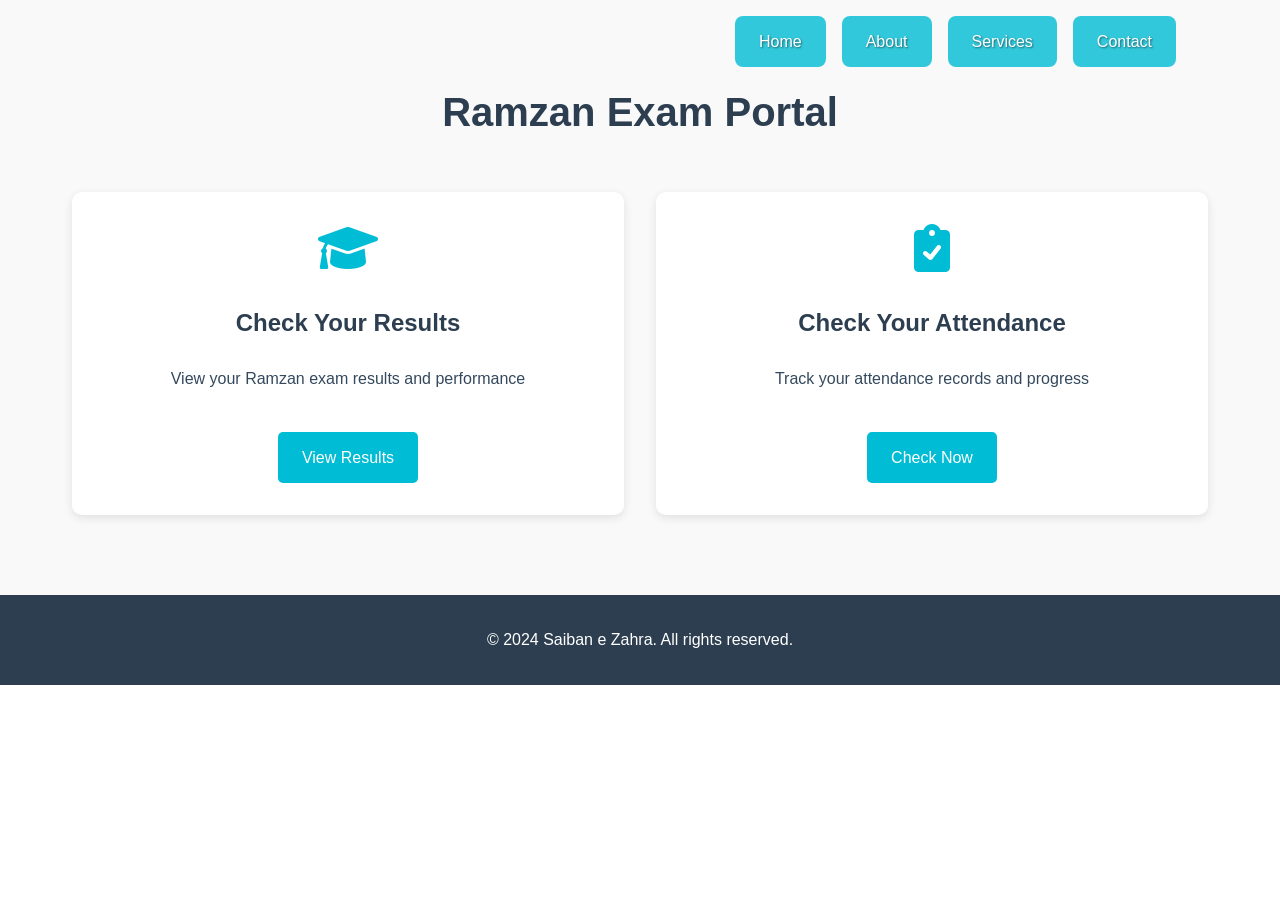
<file: ramzan-exam.html>
<!DOCTYPE html>
<html lang="en">
<head>
    <meta charset="UTF-8">
    <meta name="viewport" content="width=device-width, initial-scale=1.0">
    <title>Ramzan Exam Portal - Saiban e Zahra</title>
    <link rel="stylesheet" href="styles.css">
    <link rel="stylesheet" href="https://cdnjs.cloudflare.com/ajax/libs/font-awesome/6.0.0/css/all.min.css">
</head>
<body>
    <header>
        <nav>
            <div class="logo">
                <h1></h1>
            </div>
            <button class="mobile-menu-toggle" aria-label="Toggle menu">
                <span class="bar"></span>
                <span class="bar"></span>
                <span class="bar"></span>
            </button>
            <ul class="nav-links">
                <li><a href="index.html">Home</a></li>
                <li><a href="index.html#about">About</a></li>
                <li><a href="index.html#services">Services</a></li>
                <li><a href="index.html#contact">Contact</a></li>
            </ul>
        </nav>
    </header>

    <main>
        <section class="ramzan-exam">
            <div class="container">
                <h2>Ramzan Exam Portal</h2>
                <div class="exam-grid">
                    <div class="exam-card">
                        <i class="fas fa-graduation-cap"></i>
                        <h3>Check Your Results</h3>
                        <p>View your Ramzan exam results and performance</p>
                        <a href="ramzan-exam-results.html" class="exam-button">View Results</a>
                    </div>
                    <div class="exam-card">
                        <i class="fas fa-clipboard-check"></i>
                        <h3>Check Your Attendance</h3>
                        <p>Track your attendance records and progress</p>
                        <a href="ramzan-attendance.html" class="attendance-button">Check Now</a>
                    </div>
                </div>
            </div>
        </section>
    </main>

    <footer>
        <div class="container">
            <p>&copy; 2024 Saiban e Zahra. All rights reserved.</p>
        </div>
    </footer>
</body>
</html>
</file>
<file: styles.css>
/* Reset and base styles */
* {
    margin: 0;
    padding: 0;
    box-sizing: border-box;
}

body {
    font-family: 'Arial', sans-serif;
    line-height: 1.6;
    color: #333;
}

/* Header and Navigation */
header {
    background-color: transparent;
    position: fixed;
    width: 100%;
    top: 0;
    z-index: 1000;
}

nav {
    display: flex;
    justify-content: space-between;
    align-items: center;
    padding: 1rem 5%;
    max-width: 1200px;
    margin: 0 auto;
}

.mobile-home-button {
    display: flex;
    align-items: center;
    gap: 0.5rem;
    padding: 0.8rem 1.5rem;
    background-color: rgba(0, 188, 212, 0.8);
    border-radius: 8px;
    text-decoration: none;
    color: white;
    font-weight: 500;
    transition: all 0.3s ease;
    text-shadow: 1px 1px 2px rgba(0, 0, 0, 0.5);
    position: fixed;
    top: 1rem;
    left: 1rem;
    z-index: 1000;
}

.mobile-home-button i {
    font-size: 1.2rem;
}

.mobile-home-button:hover {
    background-color: rgba(0, 151, 167, 0.9);
    transform: translateY(-2px);
}

/* Navigation Styles */
.logo h1 {
    color: white;
    font-size: 1.8rem;
    text-shadow: 2px 2px 4px rgba(0, 0, 0, 0.5);
}

.nav-links {
    display: flex;
    list-style: none;
    gap: 1rem;
}

.nav-links li {
    margin: 0;
}

.nav-links a {
    text-decoration: none;
    color: white;
    font-weight: 500;
    transition: all 0.3s ease;
    padding: 0.8rem 1.5rem;
    border-radius: 8px;
    background-color: rgba(0, 188, 212, 0.8);
    display: block;
    text-shadow: 1px 1px 2px rgba(0, 0, 0, 0.5);
}

.nav-links a:hover {
    background-color: rgba(0, 151, 167, 0.9);
    transform: translateY(-2px);
}

/* Hero Section */
.hero.welcome-page {
    height: 80vh;
    background: linear-gradient(rgba(0, 0, 0, 0.5), rgba(0, 0, 0, 0.5)),
                url('https://cdn.discordapp.com/attachments/1316355543803101205/1366909038549401803/image.png?ex=6812a8be&is=6811573e&hm=4a19bdefa58aa59d041a273798e3481c6e6a0ccb7a2b3ec2d5462176d32afbb9&');
    background-size: cover;
    background-position: center top;
    background-repeat: no-repeat;
    display: flex;
    align-items: center;
    justify-content: center;
    text-align: center;
    color: white;
    padding-top: 100px;
}

.hero-content {
    max-width: 2000px;
    padding: 0 2rem;
    animation: fadeIn 2s ease-in;
}

.hero h2 {
    font-size: 3.5rem;
    margin-bottom: 1rem;
    text-shadow: 2px 2px 4px rgba(0, 0, 0, 0.5);
    display: inline-block;
    line-height: 1.1;
}

.hero h2 span {
    display: block;
    margin-bottom: 0.1em;
}

.hero p {
    font-size: 1.5rem;
    margin-bottom: 2rem;
}

/* Button Group */
.button-group {
    display: flex;
    gap: 1rem;
    justify-content: center;
    margin-top: 2rem;
}

.cta-button {
    display: inline-flex;
    align-items: center;
    justify-content: center;
    padding: 1rem 2rem;
    background-color: #00bcd4;
    color: white;
    text-decoration: none;
    border-radius: 5px;
    transition: background-color 0.3s ease;
    min-width: 150px;
}

.contact-button {
    background-color: #00bcd4;
}

.contact-button:hover {
    background-color: #0097a7;
}

.cta-button:hover {
    background-color: #0097a7;
}

/* Sections */
section {
    padding: 5rem 0;
}

.container {
    max-width: 1200px;
    margin: 0 auto;
    padding: 0 2rem;
}

/* About Section */
.about {
    background-color: #f9f9f9;
}

.about h2 {
    text-align: center;
    margin-bottom: 2rem;
    color: #2c3e50;
    font-size: 2.5rem;
}

.about p {
    color: #34495e;
    line-height: 1.8;
    font-size: 1.2rem;
    max-width: 800px;
    margin: 0 auto;
}

/* Services Section */
.services h2 {
    text-align: center;
    margin-bottom: 3rem;
    color: #2c3e50;
    font-size: 2.5rem;
}

.services-grid {
    display: grid;
    grid-template-columns: repeat(auto-fit, minmax(250px, 1fr));
    gap: 2rem;
}

.service-card {
    background: white;
    padding: 2rem;
    border-radius: 10px;
    box-shadow: 0 3px 10px rgba(0, 0, 0, 0.1);
    text-align: center;
    transition: transform 0.3s ease;
    opacity: 0;
    transform: translateY(20px);
    transition: opacity 0.6s ease-out, transform 0.6s ease-out;
    display: flex;
    flex-direction: column;
    height: 100%;
}

.service-card.visible {
    opacity: 1;
    transform: translateY(0);
}

.service-card:hover {
    transform: translateY(-5px);
}

.service-card i {
    font-size: 2.5rem;
    color: #00bcd4;
    margin-bottom: 1rem;
    transition: all 0.5s ease;
}

.service-card:hover i {
    transform: scale(1.2) rotate(360deg);
    color: #0097a7;
}

.service-card:nth-child(1) i {
    transition: transform 0.5s ease, color 0.3s ease;
}

.service-card:nth-child(2) i {
    transition: transform 0.5s ease, color 0.3s ease;
}

.service-card:nth-child(3) i {
    transition: transform 0.5s ease, color 0.3s ease;
}

.service-card:nth-child(4) i {
    transition: transform 0.5s ease, color 0.3s ease;
}

.service-card h3 {
    color: #2c3e50;
    margin-bottom: 1rem;
}

.service-card p {
    color: #34495e;
    line-height: 1.6;
    margin-bottom: 1.5rem;
    flex-grow: 1;
}

/* Common button styles for all service card buttons */
.service-card .exam-button,
.service-card .prayer-button,
.service-card .attendance-button {
    display: inline-block;
    padding: 0.8rem 1.5rem;
    background-color: #00bcd4;
    color: white;
    text-decoration: none;
    border-radius: 5px;
    transition: all 0.3s ease;
    font-weight: 500;
    margin-top: auto;
    box-shadow: 0 2px 4px rgba(0, 0, 0, 0.1);
}

.service-card .exam-button:hover,
.service-card .prayer-button:hover,
.service-card .attendance-button:hover {
    background-color: #0097a7;
    transform: translateY(-2px);
    box-shadow: 0 4px 8px rgba(0, 0, 0, 0.2);
}

.attendance-button {
    display: inline-block;
    padding: 0.8rem 1.5rem;
    background-color: #00bcd4;
    color: white;
    text-decoration: none;
    border-radius: 5px;
    transition: all 0.3s ease;
    font-weight: 500;
}

.attendance-button:hover {
    background-color: #0097a7;
    transform: translateY(-2px);
    box-shadow: 0 4px 8px rgba(0, 0, 0, 0.1);
}

/* Contact Section */
.contact {
    background-color: #f9f9f9;
}

.contact h2 {
    text-align: center;
    margin-bottom: 2rem;
    color: #2c3e50;
}

.contact-info {
    text-align: center;
}

.contact-info p {
    margin-bottom: 1rem;
}

.contact-info i {
    color: #00bcd4;
    margin-right: 0.5rem;
}

/* Footer */
footer {
    background-color: #2c3e50;
    color: white;
    padding: 2rem 0;
    text-align: center;
}

/* Responsive Design */
@media (max-width: 768px) {
    nav {
        flex-direction: column;
        padding: 1rem;
    }

    .nav-links {
        flex-direction: column;
        gap: 0.8rem;
    }
    
    .nav-links a {
        text-align: center;
        padding: 0.8rem;
    }

    .hero h2 {
        font-size: 1.8rem;
        line-height: 1.1;
    }
    
    .hero h2 span {
        margin-bottom: 0.1rem;
    }

    .hero p {
        font-size: 1.2rem;
    }

    .button-group {
        flex-direction: column;
        gap: 1rem;
    }

    .cta-button {
        width: 100%;
        text-align: center;
        padding: 1rem;
    }
}

/* Leaves Animation */
.leaves {
    position: fixed;
    top: 0;
    left: 0;
    width: 100%;
    height: 100%;
    pointer-events: none;
    z-index: 1;
    display: none;
}

.hero.welcome-page .leaves {
    display: block;
}

.leaves i {
    position: absolute;
    display: block;
    font-size: 1.5rem;
    animation: 
        falling linear infinite,
        fadeOut 1s ease-out forwards;
    opacity: 0;
}

.leaves i:nth-child(1) {
    left: 10%;
    animation-duration: 15s;
    animation-delay: 0s;
    color: #ff69b4; /* Pink */
}

.leaves i:nth-child(2) {
    left: 20%;
    animation-duration: 18s;
    animation-delay: 2s;
    color: #32cd32; /* Green */
}

.leaves i:nth-child(3) {
    left: 30%;
    animation-duration: 12s;
    animation-delay: 1s;
    color: #ffa500; /* Orange */
}

.leaves i:nth-child(4) {
    left: 40%;
    animation-duration: 16s;
    animation-delay: 3s;
    color: #ff69b4; /* Pink */
}

.leaves i:nth-child(5) {
    left: 50%;
    animation-duration: 14s;
    animation-delay: 0.5s;
    color: #32cd32; /* Green */
}

.leaves i:nth-child(6) {
    left: 60%;
    animation-duration: 17s;
    animation-delay: 2.5s;
    color: #ffa500; /* Orange */
}

.leaves i:nth-child(7) {
    left: 70%;
    animation-duration: 13s;
    animation-delay: 1.5s;
    color: #ff69b4; /* Pink */
}

.leaves i:nth-child(8) {
    left: 80%;
    animation-duration: 19s;
    animation-delay: 3.5s;
    color: #32cd32; /* Green */
}

.leaves i:nth-child(9) {
    left: 90%;
    animation-duration: 11s;
    animation-delay: 0.8s;
    color: #ffa500; /* Orange */
}

.leaves i:nth-child(10) {
    left: 95%;
    animation-duration: 20s;
    animation-delay: 4s;
    color: #ff69b4; /* Pink */
}

@keyframes falling {
    0% {
        transform: translateY(-10%) rotate(0deg);
        opacity: 0;
    }
    10% {
        opacity: 1;
    }
    90% {
        opacity: 1;
    }
    100% {
        transform: translateY(100vh) rotate(360deg);
        opacity: 0;
    }
}

@keyframes fadeOut {
    0% {
        opacity: 1;
    }
    100% {
        opacity: 0;
    }
}

/* Typewriter Animation */
.typewriter {
    overflow: hidden;
    white-space: nowrap;
    margin: 0 auto;
    letter-spacing: 0.05em;
    animation: 
        typing 2s steps(40, end),
        fadeIn 2s ease-in;
    color: white;
}

@keyframes typing {
    from { width: 0 }
    to { width: 100% }
}

@keyframes fadeIn {
    from {
        opacity: 0;
        transform: translateY(20px);
    }
    to {
        opacity: 1;
        transform: translateY(0);
    }
}

/* Scroll Fade-in Animation */
.fade-in {
    opacity: 0;
    transform: translateY(20px);
    transition: opacity 0.6s ease-out, transform 0.6s ease-out;
}

.fade-in.visible {
    opacity: 1;
    transform: translateY(0);
}

/* Add some delay to each section for a cascading effect */
#about.fade-in {
    transition-delay: 0.2s;
}

#services.fade-in {
    transition-delay: 0.4s;
}

#contact.fade-in {
    transition-delay: 0.6s;
}

.prayer-timings {
    padding: 5rem 0;
    background-color: #f9f9f9;
}

.timings-grid {
    display: grid;
    grid-template-columns: repeat(auto-fit, minmax(200px, 1fr));
    gap: 2rem;
    margin-top: 3rem;
}

.prayer-card {
    background: white;
    padding: 2rem;
    border-radius: 10px;
    box-shadow: 0 3px 10px rgba(0, 0, 0, 0.1);
    text-align: center;
    transition: transform 0.3s ease;
}

.prayer-card:hover {
    transform: translateY(-5px);
}

.prayer-card i {
    font-size: 2.5rem;
    color: #06eeff;
    margin-bottom: 1rem;
}

.prayer-card h3 {
    color: #1c3247;
    margin-bottom: 0.5rem;
}

.prayer-card .time {
    color: #2fecec;
    font-size: 1.5rem;
    font-weight: 600;
}

.note {
    margin-top: 3rem;
    text-align: center;
    color: #666;
}

.note i {
    color: #8e44ad;
    margin-right: 0.5rem;
}

/* Add button to Daily Prayers card */
.service-card:nth-child(1) {
    position: relative;
}

.service-card:nth-child(1) .prayer-button {
    display: inline-block;
    padding: 0.8rem 1.5rem;
    background-color: #00bcd4;
    color: white;
    text-decoration: none;
    border-radius: 5px;
    transition: all 0.3s ease;
    font-weight: 500;
    margin-top: 1rem;
    box-shadow: 0 2px 4px rgba(0, 0, 0, 0.1);
}

.service-card:nth-child(1) .prayer-button:hover {
    background-color: #0097a7;
    transform: translateY(-2px);
    box-shadow: 0 4px 8px rgba(0, 0, 0, 0.2);
}

.ramzan-exam {
    padding: 5rem 0;
    background-color: #f9f9f9;
}

.ramzan-exam h2 {
    font-size: 3rem;
    text-align: center;
    color: #2c3e50;
    margin-bottom: 2rem;
}

.tabs {
    display: flex;
    justify-content: center;
    gap: 2rem;
    margin-bottom: 3rem;
}

.tab-button {
    padding: 1rem 2rem;
    background-color: white;
    border: 2px solid #00bcd4;
    color: #00bcd4;
    border-radius: 5px;
    cursor: pointer;
    transition: all 0.3s ease;
    font-weight: 500;
    display: flex;
    align-items: center;
    gap: 0.5rem;
}

.tab-button:hover {
    background-color: #e0f7fa;
}

.tab-button.active {
    background-color: #00bcd4;
    color: white;
}

.tab-button i {
    font-size: 1.2rem;
}

.results-table {
    width: 100%;
    overflow-x: auto;
    margin-top: 2rem;
    background: white;
    border-radius: 10px;
    box-shadow: 0 3px 10px rgba(0, 0, 0, 0.1);
}

.results-table table {
    width: 100%;
    border-collapse: collapse;
}

.results-table th {
    background-color: #8e44ad;
    color: white;
    padding: 1rem;
    text-align: left;
    font-weight: 500;
}

.results-table td {
    padding: 1rem;
    border-bottom: 1px solid #eee;
    color: #34495e;
}

.results-table tr:last-child td {
    border-bottom: none;
}

.results-table tr:hover {
    background-color: #f9f9f9;
}

.results-table tr:nth-child(even) {
    background-color: #f5f5f5;
}

.status-pass {
    color: #27ae60;
    font-weight: 500;
}

.status-fail {
    color: #e74c3c;
    font-weight: 500;
}

.results-section {
    display: none;
    opacity: 0;
    transition: opacity 0.3s ease;
}

.results-section.active {
    display: block;
    opacity: 1;
}

.results-grid {
    display: grid;
    grid-template-columns: repeat(auto-fill, minmax(300px, 1fr));
    gap: 2rem;
    padding: 2rem;
}

.student-card {
    background: white;
    border-radius: 12px;
    padding: 1.5rem;
    box-shadow: 0 4px 6px rgba(0, 0, 0, 0.1);
    transition: transform 0.3s ease, box-shadow 0.3s ease;
    position: relative;
    overflow: hidden;
    border: 2px solid transparent;
    display: flex;
    flex-direction: column;
    align-items: center;
    text-align: center;
    height: auto;
}

.student-card:hover {
    transform: translateY(-3px);
    box-shadow: 0 4px 8px rgba(0, 0, 0, 0.15);
}

.student-card.eligible {
    border-color: #27ae60;
}

.student-card.not-eligible {
    border-color: #e74c3c;
}

.initials-circle {
    width: 60px;
    height: 60px;
    border-radius: 50%;
    display: flex;
    align-items: center;
    justify-content: center;
    font-weight: bold;
    font-size: 1.5rem;
    color: white;
    background: linear-gradient(135deg, #8e44ad, #9b59b6);
    box-shadow: 0 2px 4px rgba(0, 0, 0, 0.1);
    margin-bottom: 1rem;
}

.student-info {
    width: 100%;
    margin-bottom: 1rem;
}

.roll-no {
    font-size: 1rem;
    color: #7f8c8d;
    margin-bottom: 0.5rem;
    font-weight: 500;
}

.name {
    font-size: 1.2rem;
    font-weight: 600;
    color: #2c3e50;
    margin-bottom: 1rem;
    display: flex;
    align-items: center;
    justify-content: center;
    gap: 0.5rem;
}

.progress-container {
    width: 100%;
    margin-bottom: 1rem;
}

.progress-bar {
    height: 8px;
    background-color: #ecf0f1;
    border-radius: 4px;
    overflow: hidden;
    margin-bottom: 0.5rem;
}

.progress-fill {
    height: 100%;
    transition: width 0.3s ease;
}

.student-card.eligible .progress-fill {
    background: linear-gradient(90deg, #27ae60, #2ecc71);
}

.student-card.not-eligible .progress-fill {
    background: linear-gradient(90deg, #e74c3c, #c0392b);
}

.progress-text {
    font-size: 0.9rem;
    color: #7f8c8d;
    text-align: right;
    font-weight: 500;
}

.student-card.eligible .progress-text {
    color: #27ae60;
}

.student-card.not-eligible .progress-text {
    color: #e74c3c;
}

.eligibility-tag {
    display: inline-block;
    padding: 0.5rem 1rem;
    border-radius: 20px;
    font-size: 0.9rem;
    font-weight: 600;
    text-transform: uppercase;
    letter-spacing: 0.5px;
}

.eligibility-tag.eligible {
    background-color: #27ae60;
    color: white;
    box-shadow: 0 2px 4px rgba(39, 174, 96, 0.2);
}

.eligibility-tag.not-eligible {
    background-color: #e74c3c;
    color: white;
    box-shadow: 0 2px 4px rgba(231, 76, 60, 0.2);
}

@media (max-width: 768px) {
    .results-grid {
        grid-template-columns: 1fr;
        padding: 1rem;
    }
    
    .student-card {
        padding: 1.2rem;
    }

    .ramzan-exam h2 {
        font-size: 2.5rem;
    }
}

/* Add button to Ramzan Exam card */
.service-card:nth-child(3) {
    position: relative;
}

.service-card:nth-child(3) .exam-button {
    display: inline-block;
    padding: 0.8rem 1.5rem;
    background-color: #00bcd4;
    color: white;
    text-decoration: none;
    border-radius: 5px;
    transition: all 0.3s ease;
    font-weight: 500;
    margin-top: 1rem;
    box-shadow: 0 2px 4px rgba(0, 0, 0, 0.1);
}

.service-card:nth-child(3) .exam-button:hover {
    background-color: #0097a7;
    transform: translateY(-2px);
    box-shadow: 0 4px 8px rgba(0, 0, 0, 0.2);
}

.search-container {
    position: relative;
    margin-bottom: 2rem;
    max-width: 600px;
    margin-left: auto;
    margin-right: auto;
}

.search-input {
    width: 100%;
    padding: 1rem 1rem 1rem 2.5rem;
    border: 2px solid #00bcd4;
    border-radius: 5px;
    font-size: 1rem;
    transition: all 0.3s ease;
}

.search-input:focus {
    outline: none;
    box-shadow: 0 0 0 2px rgba(0, 188, 212, 0.2);
}

.search-icon {
    position: absolute;
    left: 1rem;
    top: 50%;
    transform: translateY(-50%);
    color: #00bcd4;
}

/* Contact Section Styles */
.contact-section {
    text-align: center;
    max-width: 800px;
    margin: 0 auto;
}

.contact-section p {
    margin-bottom: 1rem;
    color: #34495e;
    font-size: 1.2rem;
}

.contact-section .contact-button {
    display: inline-flex;
    align-items: center;
    justify-content: center;
    gap: 0.5rem;
    padding: 0.8rem 1.5rem;
    background-color: #00bcd4;
    color: white;
    text-decoration: none;
    border-radius: 5px;
    margin-top: 2rem;
    transition: background-color 0.3s ease;
    width: 100%;
    max-width: 300px;
    margin-left: auto;
    margin-right: auto;
}

.contact-button:hover {
    background-color: #0097a7;
    transform: translateY(-2px);
}

.contact-button i {
    font-size: 1.1rem;
}

@media (max-width: 768px) {
    .contact-message {
        font-size: 1.1rem;
    }
    
    .contact-button {
        padding: 0.7rem 1.2rem;
    }
}

.service-card:nth-child(2) .prayer-button {
    display: inline-block;
    padding: 0.8rem 1.5rem;
    background-color: #00bcd4;
    color: white;
    text-decoration: none;
    border-radius: 5px;
    transition: all 0.3s ease;
    font-weight: 500;
    margin-top: 1rem;
    box-shadow: 0 2px 4px rgba(0, 0, 0, 0.1);
}

.service-card:nth-child(2) .prayer-button:hover {
    background-color: #0097a7;
    transform: translateY(-2px);
    box-shadow: 0 4px 8px rgba(0, 0, 0, 0.2);
}

.service-card:nth-child(1) .exam-button {
    display: inline-block;
    padding: 0.8rem 1.5rem;
    background-color: #00bcd4;
    color: white;
    text-decoration: none;
    border-radius: 5px;
    transition: all 0.3s ease;
    font-weight: 500;
    margin-top: 1rem;
    box-shadow: 0 2px 4px rgba(0, 0, 0, 0.1);
}

.service-card:nth-child(1) .exam-button:hover {
    background-color: #0097a7;
    transform: translateY(-2px);
    box-shadow: 0 4px 8px rgba(0, 0, 0, 0.2);
}

.whatsapp-link {
    color: #00bcd4;
    text-decoration: none;
    font-weight: 500;
    transition: all 0.3s ease;
    display: inline-flex;
    align-items: center;
    gap: 0.5rem;
}

.whatsapp-link:hover {
    color: #0097a7;
    transform: translateY(-2px);
}

.whatsapp-link i {
    font-size: 1.2rem;
}

.whatsapp-button {
    display: inline-flex;
    align-items: center;
    gap: 0.5rem;
    padding: 0.8rem 1.5rem;
    background-color: #25D366;
    color: white;
    text-decoration: none;
    border-radius: 5px;
    transition: all 0.3s ease;
    font-weight: 500;
    margin-top: 1rem;
    box-shadow: 0 2px 4px rgba(0, 0, 0, 0.1);
}

.whatsapp-button:hover {
    background-color: #128C7E;
    transform: translateY(-2px);
    box-shadow: 0 4px 8px rgba(0, 0, 0, 0.2);
}

.whatsapp-button i {
    font-size: 1.2rem;
}

/* Exam Grid Styles */
.exam-grid {
    display: grid;
    grid-template-columns: repeat(auto-fit, minmax(300px, 1fr));
    gap: 2rem;
    margin-top: 3rem;
}

.exam-card {
    background: white;
    padding: 2rem;
    border-radius: 10px;
    box-shadow: 0 3px 10px rgba(0, 0, 0, 0.1);
    text-align: center;
    transition: transform 0.3s ease;
    display: flex;
    flex-direction: column;
    align-items: center;
    gap: 1rem;
}

.exam-card:hover {
    transform: translateY(-5px);
    box-shadow: 0 5px 15px rgba(0, 0, 0, 0.2);
}

.exam-card i {
    font-size: 3rem;
    color: #00bcd4;
    margin-bottom: 1rem;
}

.exam-card h3 {
    color: #2c3e50;
    font-size: 1.5rem;
    margin-bottom: 0.5rem;
}

.exam-card p {
    color: #34495e;
    line-height: 1.6;
    margin-bottom: 1.5rem;
}

.exam-button, .attendance-button {
    display: inline-block;
    padding: 0.8rem 1.5rem;
    background-color: #00bcd4;
    color: white;
    text-decoration: none;
    border-radius: 5px;
    transition: all 0.3s ease;
    font-weight: 500;
    margin-top: auto;
}

.exam-button:hover, .attendance-button:hover {
    background-color: #0097a7;
    transform: translateY(-2px);
}

/* Ramzan Exam Section */
.ramzan-exam {
    padding: 5rem 0;
    background-color: #f9f9f9;
}

.ramzan-exam h2 {
    text-align: center;
    color: #2c3e50;
    font-size: 2.5rem;
    margin-bottom: 2rem;
}

@media (max-width: 768px) {
    .exam-grid {
        grid-template-columns: 1fr;
    }
    
    .exam-card {
        padding: 1.5rem;
    }
}

/* Exam Results Styles */
.tabs {
    display: flex;
    justify-content: center;
    gap: 2rem;
    margin-bottom: 3rem;
}

.tab-button {
    padding: 1rem 2rem;
    background-color: white;
    border: 2px solid #00bcd4;
    color: #00bcd4;
    border-radius: 5px;
    cursor: pointer;
    transition: all 0.3s ease;
    font-weight: 500;
    display: flex;
    align-items: center;
    gap: 0.5rem;
}

.tab-button:hover {
    background-color: #e0f7fa;
}

.tab-button.active {
    background-color: #00bcd4;
    color: white;
}

.tab-button i {
    font-size: 1.2rem;
}

.results-section {
    display: none;
    opacity: 0;
    transition: opacity 0.3s ease;
}

.results-section.active {
    display: block;
    opacity: 1;
}

.results-grid {
    display: grid;
    grid-template-columns: repeat(auto-fill, minmax(300px, 1fr));
    gap: 2rem;
    padding: 2rem;
}

.student-card {
    background: white;
    border-radius: 12px;
    padding: 1.5rem;
    box-shadow: 0 4px 6px rgba(0, 0, 0, 0.1);
    transition: transform 0.3s ease, box-shadow 0.3s ease;
    position: relative;
    overflow: hidden;
    border: 2px solid transparent;
    display: flex;
    flex-direction: column;
    align-items: center;
    text-align: center;
    height: auto;
}

.student-card:hover {
    transform: translateY(-3px);
    box-shadow: 0 4px 8px rgba(0, 0, 0, 0.15);
}

.student-card.eligible {
    border-color: #27ae60;
}

.student-card.not-eligible {
    border-color: #e74c3c;
}

.initials-circle {
    width: 60px;
    height: 60px;
    border-radius: 50%;
    display: flex;
    align-items: center;
    justify-content: center;
    font-weight: bold;
    font-size: 1.5rem;
    color: white;
    background: linear-gradient(135deg, #8e44ad, #9b59b6);
    box-shadow: 0 2px 4px rgba(0, 0, 0, 0.1);
    margin-bottom: 1rem;
}

.student-info {
    width: 100%;
    margin-bottom: 1rem;
}

.roll-no {
    font-size: 1rem;
    color: #7f8c8d;
    margin-bottom: 0.5rem;
    font-weight: 500;
}

.name {
    font-size: 1.2rem;
    font-weight: 600;
    color: #2c3e50;
    margin-bottom: 1rem;
    display: flex;
    align-items: center;
    justify-content: center;
    gap: 0.5rem;
}

.progress-container {
    width: 100%;
    margin-bottom: 1rem;
}

.progress-bar {
    height: 8px;
    background-color: #ecf0f1;
    border-radius: 4px;
    overflow: hidden;
    margin-bottom: 0.5rem;
}

.progress-fill {
    height: 100%;
    transition: width 0.3s ease;
}

.student-card.eligible .progress-fill {
    background: linear-gradient(90deg, #27ae60, #2ecc71);
}

.student-card.not-eligible .progress-fill {
    background: linear-gradient(90deg, #e74c3c, #c0392b);
}

.progress-text {
    font-size: 0.9rem;
    color: #7f8c8d;
    text-align: right;
    font-weight: 500;
}

.student-card.eligible .progress-text {
    color: #27ae60;
}

.student-card.not-eligible .progress-text {
    color: #e74c3c;
}

.eligibility-tag {
    display: inline-block;
    padding: 0.5rem 1rem;
    border-radius: 20px;
    font-size: 0.9rem;
    font-weight: 600;
    text-transform: uppercase;
    letter-spacing: 0.5px;
}

.eligibility-tag.eligible {
    background-color: #27ae60;
    color: white;
    box-shadow: 0 2px 4px rgba(39, 174, 96, 0.2);
}

.eligibility-tag.not-eligible {
    background-color: #e74c3c;
    color: white;
    box-shadow: 0 2px 4px rgba(231, 76, 60, 0.2);
}

.search-container {
    position: relative;
    margin-bottom: 2rem;
    max-width: 600px;
    margin-left: auto;
    margin-right: auto;
}

.search-input {
    width: 100%;
    padding: 1rem 1rem 1rem 2.5rem;
    border: 2px solid #00bcd4;
    border-radius: 5px;
    font-size: 1rem;
    transition: all 0.3s ease;
}

.search-input:focus {
    outline: none;
    box-shadow: 0 0 0 2px rgba(0, 188, 212, 0.2);
}

.search-icon {
    position: absolute;
    left: 1rem;
    top: 50%;
    transform: translateY(-50%);
    color: #00bcd4;
}

.contact-section {
    text-align: center;
    margin: 1.5rem 0;
}

.contact-message {
    font-size: 1.2rem;
    color: #333;
    margin-bottom: 1rem;
}

@media (max-width: 768px) {
    .results-grid {
        grid-template-columns: 1fr;
        padding: 1rem;
    }
    
    .student-card {
        padding: 1.2rem;
    }

    .tabs {
        flex-direction: column;
        gap: 1rem;
    }

    .tab-button {
        width: 100%;
        justify-content: center;
    }
}

.view-results-btn {
    background-color: #00bcd4;
    color: white;
    padding: 12px 24px;
    border-radius: 5px;
    text-decoration: none;
    font-weight: bold;
    display: inline-block;
    margin-top: 15px;
    transition: all 0.3s ease;
}

.view-results-btn:hover {
    background-color: #0097a7;
    transform: scale(1.05);
    box-shadow: 0 4px 8px rgba(0, 0, 0, 0.2);
}

/* Mobile Responsive Styles */
@media (max-width: 768px) {
    /* Navigation */
    nav {
        padding: 1rem;
    }

    .nav-links {
        display: none;
        position: absolute;
        top: 100%;
        left: 0;
        right: 0;
        background-color: rgba(0, 0, 0, 0.9);
        flex-direction: column;
        padding: 1rem;
        gap: 0.5rem;
    }

    .nav-links.active {
        display: flex;
    }

    .nav-links a {
        width: 100%;
        text-align: center;
        padding: 1rem;
    }

    /* Hero Section */
    .hero.welcome-page {
        height: 60vh;
        padding-top: 80px;
    }

    .hero h2 {
        font-size: 1.8rem;
        line-height: 1.1;
    }
    
    .hero h2 span {
        margin-bottom: 0.1rem;
    }

    .hero p {
        font-size: 1.2rem;
    }

    .button-group {
        flex-direction: column;
        gap: 1rem;
    }

    .cta-button {
        width: 100%;
        text-align: center;
    }

    /* Services Section */
    .services-grid {
        grid-template-columns: 1fr;
        gap: 1.5rem;
    }

    .service-card {
        padding: 1.5rem;
    }

    /* About Section */
    .about p {
        font-size: 1rem;
        padding: 0 1rem;
    }

    /* Container */
    .container {
        padding: 0 1rem;
    }

    /* Prayer Timings */
    .timings-grid {
        grid-template-columns: 1fr;
    }

    .prayer-card {
        padding: 1rem;
    }

    /* Results Table */
    .results-table {
        overflow-x: auto;
    }

    .results-table table {
        min-width: 600px;
    }

    /* Student Cards */
    .student-card {
        padding: 1rem;
    }

    .student-info {
        padding: 0.5rem;
    }

    /* Contact Section */
    .contact-message {
        padding: 1rem;
    }

    .contact-button {
        width: 100%;
    }
}

/* Small Mobile Devices */
@media (max-width: 480px) {
    .hero h2 {
        font-size: 1.5rem;
        line-height: 1.1;
    }
    
    .hero h2 span {
        margin-bottom: 0.1rem;
    }

    .service-card h3 {
        font-size: 1.2rem;
    }

    .service-card p {
        font-size: 0.9rem;
    }

    .prayer-card h3 {
        font-size: 1.1rem;
    }

    .prayer-card .time {
        font-size: 1.2rem;
    }
}

/* Tablet Devices */
@media (min-width: 769px) and (max-width: 1024px) {
    .services-grid {
        grid-template-columns: repeat(2, 1fr);
    }

    .hero h2 {
        font-size: 2.8rem;
    }

    .hero p {
        font-size: 1.3rem;
    }
}

/* Mobile Menu Toggle */
.mobile-menu-toggle {
    display: none;
    background: none;
    border: none;
    cursor: pointer;
    padding: 0.5rem;
}

.mobile-menu-toggle .bar {
    display: block;
    width: 25px;
    height: 3px;
    background-color: white;
    margin: 5px 0;
    transition: 0.3s;
}

@media (max-width: 768px) {
    .mobile-menu-toggle {
        display: block;
    }

    .mobile-menu-toggle.active .bar:nth-child(1) {
        transform: rotate(45deg) translate(5px, 5px);
    }

    .mobile-menu-toggle.active .bar:nth-child(2) {
        opacity: 0;
    }

    .mobile-menu-toggle.active .bar:nth-child(3) {
        transform: rotate(-45deg) translate(7px, -6px);
    }
}

.mobile-home-button {
    display: none;
    color: white;
    text-decoration: none;
    font-size: 1.5rem;
    padding: 0.5rem;
    transition: color 0.3s ease;
}

.mobile-home-button:hover {
    color: #00bcd4;
}

@media (max-width: 768px) {
    .mobile-menu-toggle {
        display: block;
    }

    .mobile-home-button {
        display: block;
    }
}
</file>
